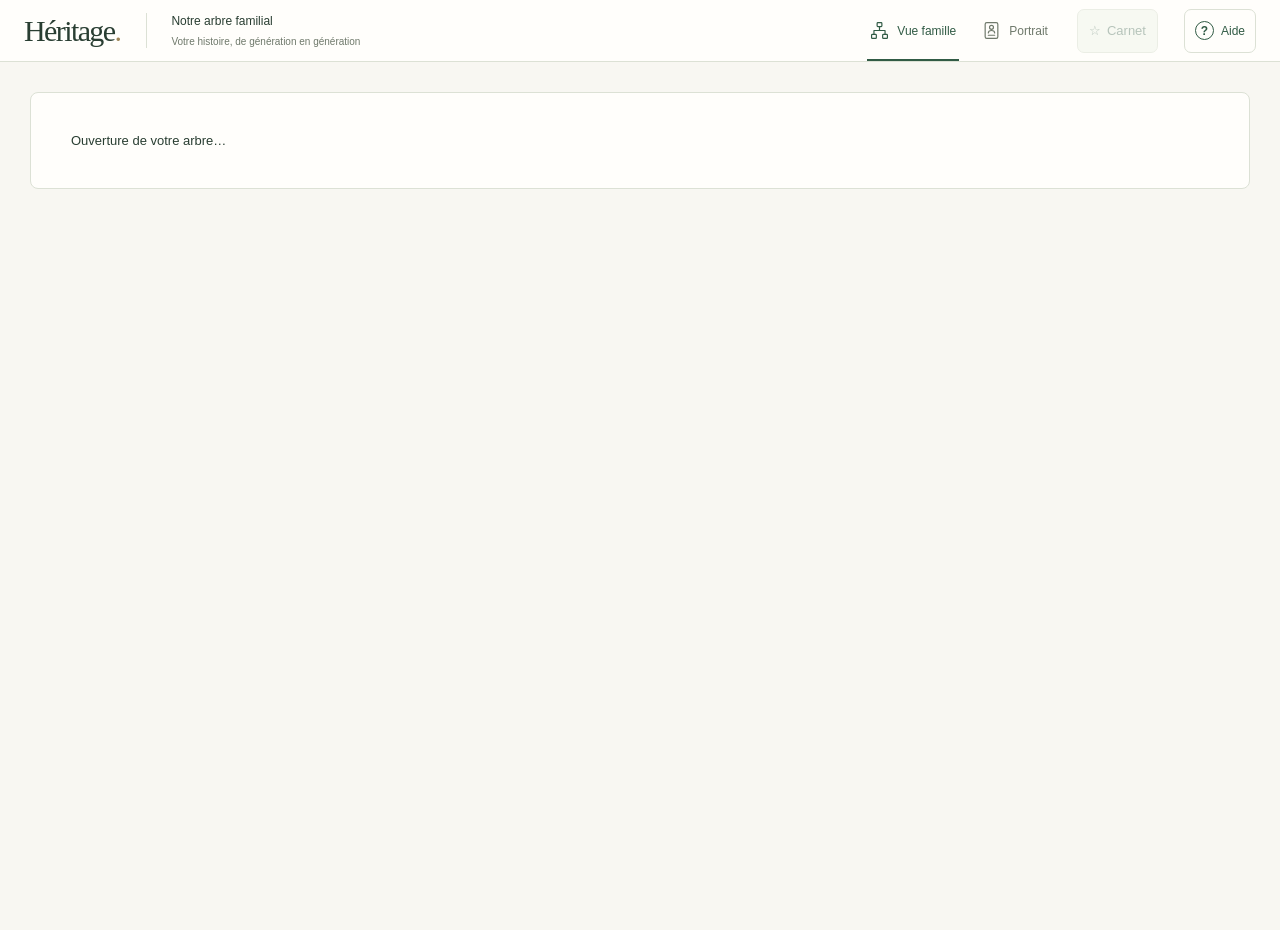
<file: index.html>
<!doctype html>
<html lang="fr">
<head>
<meta name="robots" content="noindex, nofollow, noimageindex">
<meta charset="utf-8">
  <meta name="viewport" content="width=device-width, initial-scale=1, viewport-fit=cover">
  <meta name="theme-color" content="#f8f7f2">
  <meta name="color-scheme" content="light">
  <title>Héritage — l’arbre de famille</title>
  <link rel="icon" href="icon.svg" type="image/svg+xml">
  <link rel="apple-touch-icon" href="apple-touch-icon.png">
  <link rel="manifest" href="manifest.webmanifest">
  <link rel="stylesheet" href="styles.css">
  <link rel="stylesheet" href="family.css">
  <link rel="stylesheet" href="map.css">
  <script type="module" src="app.js"></script>
</head>
<body data-view="tree" data-panel="open">
  <section id="family-gate" class="family-gate" hidden aria-labelledby="family-title">
    <div class="family-art" aria-hidden="true"><span class="family-wordmark">Héritage<span>.</span></span><div class="family-orbit orbit-one"></div><div class="family-orbit orbit-two"></div><div class="family-seed">h.</div><p>Des racines.<br>Des liens.<br>Notre histoire.</p></div>
    <div class="family-welcome"><p class="eyebrow">L’ATLAS DE NOTRE FAMILLE</p><h1 id="family-title">Une histoire<br>à partager<span>.</span></h1><p class="family-intro">Retrouvez les visages, les liens et les souvenirs qui traversent les générations.</p>
      <form id="family-form"><label for="family-code">Votre PIN familial à 4 chiffres</label><div class="family-code-field"><input id="family-code" type="password" required minlength="4" maxlength="4" pattern="[0-9]{4}" inputmode="numeric" autocomplete="off" autocapitalize="none" spellcheck="false" aria-describedby="family-message"><button id="show-family-code" type="button" aria-pressed="false">Afficher</button></div><button class="primary-button" id="family-submit" type="submit">Entrer dans notre histoire <span aria-hidden="true">↗</span></button><p id="family-message" role="status" aria-live="polite"></p></form>
      <p class="family-footnote">Sans compte, sans e-mail. Demandez le code à la personne qui vous a transmis l’adresse.<br>L’accès est conservé sept jours sur cet appareil.</p>
      <a class="family-guide-link" href="https://christophedesmottes.github.io/heritage/docs/guide-utilisateur-heritage" target="_blank" rel="noopener noreferrer" aria-label="Consulter le guide utilisateur (nouvel onglet)">Consulter le guide utilisateur <span aria-hidden="true">↗</span></a>
    </div>
  </section>
  <a class="skip-link" href="#tree-viewport">Aller à l’arbre</a>
  <header class="app-header">
    <a class="brand" href="./" aria-label="Héritage, revenir à l’accueil">Héritage<span>.</span></a>
    <div class="collection-heading"><h1>Notre arbre familial</h1><span>Votre histoire, de génération en génération</span></div>
    <nav class="view-nav" aria-label="Mode de consultation">
      <button type="button" data-view="tree" aria-pressed="true"><svg viewBox="0 0 24 24" aria-hidden="true"><rect x="9" y="2" width="6" height="5" rx="1"/><rect x="2" y="17" width="6" height="5" rx="1"/><rect x="16" y="17" width="6" height="5" rx="1"/><path d="M12 7v5M5 17v-5h14v5"/></svg><span>Vue famille</span></button>
      <button type="button" data-view="portrait" aria-pressed="false"><svg viewBox="0 0 24 24" aria-hidden="true"><rect x="4" y="2" width="16" height="20" rx="2"/><circle cx="12" cy="8" r="2.5"/><path d="M8 15c0-4 8-4 8 0M8 18h8"/></svg><span>Portrait</span></button>
    </nav>
    <button type="button" id="open-notebook" class="notebook-trigger" disabled aria-label="Ouvrir mon carnet, mes favoris et mes sauvegardes">☆ <span>Carnet</span></button>
    <a class="help-trigger" href="https://christophedesmottes.github.io/heritage/docs/guide-utilisateur-heritage" target="_blank" rel="noopener noreferrer" aria-label="Aide : ouvrir le guide utilisateur (nouvel onglet)" title="Guide utilisateur (nouvel onglet)"><span class="help-symbol" aria-hidden="true">?</span><span class="help-label">Aide</span></a>
    
    <button id="lock-family" type="button" class="outline-button" hidden title="Efface l’accès et les copies familiales de ce navigateur. Conserve vos notes personnelles.">Fermer l’accès</button>
  </header>
  <main id="main">
    <div id="loading" class="loading-message" role="status">Ouverture de votre arbre…</div>
    <div id="error" class="error-message" role="alert" hidden><h2>L’arbre n’a pas pu être ouvert.</h2><p>Vérifiez la connexion et la disponibilité des données, puis réessayez.</p><button class="primary-button" type="button" id="retry">Réessayer</button></div>
    <div class="workspace" id="workspace" hidden>
      <aside class="portrait-panel" id="portrait-panel" aria-label="Fiche de la personne sélectionnée"></aside>
      <section class="tree-panel" aria-label="Exploration de la famille">
        <div class="tree-toolbar">
          <button type="button" class="icon-button panel-toggle" id="toggle-panel" aria-label="Masquer la fiche" aria-expanded="true" aria-controls="portrait-panel"><svg viewBox="0 0 24 24" aria-hidden="true"><rect x="3" y="4" width="18" height="16" rx="2"/><path d="M10 4v16"/></svg></button>
          <div class="tree-status"><strong id="visible-count"></strong><span id="branch-title">Notre famille</span></div>
          <div class="segmented" aria-label="Personnes affichées"><button type="button" data-scope="all" aria-pressed="true">Famille</button><button type="button" data-scope="parents" aria-pressed="false">Ascendance</button></div>
          <button class="search-trigger" type="button" id="open-search" aria-label="Rechercher une personne"><svg viewBox="0 0 24 24" aria-hidden="true"><circle cx="10.5" cy="10.5" r="6.5"/><path d="m16 16 4.5 4.5"/></svg><span>Rechercher une personne…</span><kbd aria-hidden="true">/</kbd></button>
          <button type="button" class="outline-button kinship-trigger" id="open-kinship">Parenté</button>
          <button type="button" id="open-review" class="outline-button" disabled>À vérifier</button>
          <button type="button" id="open-map" class="outline-button" disabled>Carte</button>
        </div>
        <div id="family-choices" class="family-choices" hidden></div>
        <div class="canvas-area">
          <div class="tree-viewport" id="tree-viewport" tabindex="0" role="group" aria-label="Arbre familial. Faites glisser ou défiler pour vous déplacer."><div class="tree-sizer" id="tree-sizer"><div class="tree-stage" id="tree-stage"></div></div></div>
          <div class="canvas-history"><button type="button" class="canvas-button" id="go-back" aria-label="Revenir à la famille précédente" disabled><svg viewBox="0 0 24 24" aria-hidden="true"><path d="m10 5-7 7 7 7M3 12h12a6 6 0 0 1 6 6"/></svg></button><button type="button" class="canvas-button" id="go-home" aria-label="Revenir à la famille d’accueil"><svg viewBox="0 0 24 24" aria-hidden="true"><path d="m3 10 9-7 9 7M5 9v12h5v-7h4v7h5V9"/></svg></button></div>
          <div class="canvas-controls" aria-label="Cadrage et zoom de l’arbre"><button type="button" class="canvas-button" id="focus-person" aria-label="Recentrer sur la personne sélectionnée" title="Recentrer sur la sélection"><svg viewBox="0 0 24 24" aria-hidden="true"><circle cx="12" cy="12" r="6"/><path d="M12 2v4m0 12v4M2 12h4m12 0h4"/></svg></button><button type="button" class="canvas-button" id="fit-tree" aria-label="Voir tout l’arbre affiché" title="Voir tout"><svg viewBox="0 0 24 24" aria-hidden="true"><path d="M9 3H3v6m12-6h6v6M3 15v6h6m12-6v6h-6"/></svg></button><div class="zoom-group"><button type="button" class="canvas-button" id="zoom-in" aria-label="Agrandir l’arbre">+</button><button type="button" id="zoom-reset" class="zoom-value" aria-label="Revenir au zoom de 100 %">100 %</button><button type="button" class="canvas-button" id="zoom-out" aria-label="Réduire l’arbre">−</button></div></div>
          <p class="sample-hint" id="sample-hint">Consultation de votre arbre</p>
          <div class="mobile-selection" id="mobile-selection"><button type="button" id="open-mobile-profile" aria-label="Ouvrir la fiche sélectionnée"><span class="mini-avatar" id="mobile-avatar" aria-hidden="true"></span><span><small>Personne sélectionnée</small><strong id="mobile-name"></strong></span><span class="chevron" aria-hidden="true">⌃</span></button></div>
        </div>
      </section>
    </div>
  </main>
  <p class="sr-only" id="announcement" role="status" aria-live="polite"></p>
  <dialog id="map-dialog" aria-labelledby="map-title">
    <div class="search-dialog-heading"><div><p class="eyebrow">Les lieux de notre histoire</p><h2 id="map-title">Carte familiale</h2></div><button type="button" class="icon-button" id="close-map" aria-label="Fermer la carte">×</button></div>
    <p id="map-message" role="status" aria-live="polite"></p>
    <div id="map-content" hidden>
      <p id="map-reference" class="map-note"></p>
      <div class="map-filters">
        <label>Périmètre<select id="map-scope"><option value="person">Personne de référence</option><option value="ancestors">Ses ascendants</option><option value="descendants">Ses descendants</option><option value="all">Tout l’arbre</option></select></label>
        <label>Événement<select id="map-event"><option value="">Tous les événements</option><option value="BIRT">Naissances</option><option value="MARR">Mariages</option><option value="RESI">Résidences</option><option value="IMMI">Immigrations</option><option value="EMIG">Émigrations</option><option value="DEAT">Décès</option></select></label>
        <label>Depuis l’année<input id="map-from" type="number" min="1" max="9999" placeholder="1900"></label>
        <label>Jusqu’à l’année<input id="map-to" type="number" min="1" max="9999" placeholder="1950"></label>
        <label>Nom ou lieu<input id="map-query" type="search" placeholder="Personne, commune, pays…"></label>
      </div>
      <p id="map-count" role="status"></p>
      <div class="map-grid"><div>
        <div class="map-chart"><div class="map-tools"><button id="map-zoom-out" type="button" class="outline-button" aria-label="Réduire la carte">−</button><span id="map-zoom-value">100 %</span><button id="map-zoom-in" type="button" class="outline-button" aria-label="Agrandir la carte">+</button><button id="map-fit" type="button" class="outline-button">Tout voir</button><label><input id="map-route" type="checkbox" checked> Relier les lieux de la référence</label></div><svg id="family-map" viewBox="-180 -85 360 170" role="group" aria-label="Carte des lieux familiaux. Molette ou pincement pour zoomer, glisser pour déplacer."></svg></div>
        <p class="map-note">Molette ou pincement pour zoomer ; glissez pour déplacer. Les points regroupent les événements d’un même lieu. La liste permet aussi d’ouvrir chaque lieu au clavier.</p>
        <p id="map-route-note" class="map-note"></p>
        <details><summary id="map-route-title">Lieux datés de la référence</summary><ol id="map-route-events"></ol></details>
      </div><aside class="map-sidebar" aria-label="Lieux et événements"><div id="map-detail"></div><h3>Lieux localisés</h3><div id="map-place-list"></div><button id="map-place-more" class="outline-button" type="button" hidden>Afficher tous les lieux</button></aside></div>
      <details class="usage-guide" id="map-review"><summary>Rapprocher les lieux et confirmer les variantes</summary>
        <p class="map-note">Un nom ambigu n’est pas placé automatiquement. Un pays seul ne donne pas une localisation précise. Le référentiel couvre les communes françaises actuelles, les localités belges et une sélection mondiale ; les anciens lieux et les petits villages peuvent manquer. Les noms originaux restent conservés dans l’export.</p>
        <div class="map-review-tools"><input id="map-review-query" type="search" aria-label="Filtrer les écritures de lieux" placeholder="Chercher une écriture…"><label><input id="map-review-all" type="checkbox"> Inclure les lieux déjà rapprochés ou écartés</label></div>
        <p id="map-review-count" class="map-note"></p>
        <div class="map-review-columns"><div><div id="map-review-list"></div><button id="map-review-more" class="outline-button" type="button" hidden>Afficher les écritures suivantes</button></div><div><div id="map-review-detail"></div>
          <form id="map-find-place" class="map-catalog-search"><label>Commune à rechercher<input id="map-city-query" type="search" placeholder="Nom de la commune"></label><label>Pays (code)<input id="map-country-query" type="text" maxlength="2" placeholder="FR, BE, US…" autocapitalize="characters"></label><button class="outline-button" type="submit">Rechercher</button></form>
        </div></div>
        <div class="map-backups"><button id="map-export" class="outline-button" type="button">Exporter mes rapprochements</button><label class="outline-button">Importer des rapprochements<input id="map-import" type="file" accept="application/json,.json" class="sr-only"></label><button id="map-import-confirm" class="outline-button" type="button" hidden>Confirmer l’import</button></div>
        <p class="map-note">Vos choix sont conservés dans ce navigateur et réutilisés pour les mêmes écritures lors des prochains imports. Ils ne sont pas synchronisés avec le Carnet. Exportez ce fichier pour les transférer sur un autre appareil. Une confirmation rapproche les variantes qui désignent le même lieu ; elle ne modifie aucune personne.</p>
      </details>
      <footer id="map-attributions"></footer>
    </div>
    <button id="map-retry" type="button" class="outline-button">Recharger le référentiel</button>
  </dialog>
  <dialog id="search-dialog" aria-labelledby="search-title">
    <div class="search-dialog-heading"><div><p class="eyebrow">Dans votre famille</p><h2 id="search-title">Rechercher une personne</h2></div><button type="button" class="icon-button" id="close-search" aria-label="Fermer la recherche">×</button></div>
    <label class="search-field"><svg viewBox="0 0 24 24" aria-hidden="true"><circle cx="10.5" cy="10.5" r="6.5"/><path d="m16 16 4.5 4.5"/></svg><input type="search" id="search-input" placeholder="Un nom, un lieu, une année…" autocomplete="off" aria-label="Rechercher par prénom, nom, lieu ou année"></label>
    <details class="usage-guide" id="search-filters"><summary>Filtres : dates, lieux et branche familiale</summary><div class="search-filters-grid">
      <label>Événement daté<select id="search-event"><option value="birth">Naissance</option><option value="death">Décès</option></select></label>
      <label>À partir de l’année<input type="number" id="search-from" min="1" max="9999" step="1" placeholder="Ex. 1900"></label>
      <label>Jusqu’à l’année<input type="number" id="search-to" min="1" max="9999" step="1" placeholder="Ex. 1950"></label>
      <label>Lieu d’un événement<input type="search" id="search-place" placeholder="Ville, région ou pays"></label>
      <label>Branche familiale<select id="search-branch"><option value="all">Tout l’arbre</option><option value="ancestors">Ascendants de la référence</option><option value="descendants">Descendants de la référence</option></select></label>
      <button type="button" class="outline-button" id="search-reference">Choisir la référence</button>
    </div><p class="search-note">Les branches incluent leur personne de référence. Une date inconnue ne correspond pas à une période. Les dates « avant », « après » et les intervalles sont comparés à la période ; « vers » utilise l’année indiquée.</p><button type="button" id="search-reset" class="outline-button">Effacer les filtres</button></details>
    <p id="search-count" class="search-count" role="status"></p><div class="search-results" id="search-results"></div>
    <button type="button" id="search-more" class="outline-button" hidden>Afficher les résultats suivants</button><p class="search-note" id="search-note">Recherche dans tout votre arbre. Ajoutez un lieu ou une année pour distinguer les homonymes.</p>
  </dialog>
  <dialog id="review-dialog" aria-labelledby="review-title">
    <div class="search-dialog-heading"><div><p class="eyebrow">Vos pistes de recherche</p><h2 id="review-title">À vérifier</h2></div><button type="button" class="icon-button" id="close-review" aria-label="Fermer l’espace à vérifier">×</button></div>
    <p>Ces signalements sont des pistes, pas des erreurs confirmées. Ils portent sur l’export chargé. Vérifiez les sources puis corrigez dans MyHeritage si nécessaire ; l’arbre n’est jamais modifié ici.</p>
    <div class="review-filters"><label>Type de vérification<select id="review-category"><option value="">Tous les signalements</option><option value="dates" selected>Dates à vérifier</option><option value="missing">Informations manquantes</option><option value="duplicates">Doublons possibles</option><option value="sources">Citations de sources</option></select></label><label>Rechercher<input type="search" id="review-query" placeholder="Nom ou contenu du signalement"></label><label>Périmètre<select id="review-branch"><option value="">Tout l’arbre</option><option value="ancestors">Ascendants de la référence</option><option value="descendants">Descendants de la référence</option></select></label></div>
    <p id="review-reference" class="search-note"></p><p id="review-count" role="status"></p><div id="review-results"></div><button id="review-more" type="button" class="outline-button" hidden>Afficher les signalements suivants</button>
    <p class="search-note">Les intervalles de dates sont respectés ; « vers », « estimé » et « calculé » prennent une marge de deux ans pour ce contrôle. Une absence de décès ne signifie pas que la personne est vivante. La détection des doublons est volontairement limitée aux concordances fortes et n’est pas exhaustive.</p>
  </dialog>
  <dialog id="kinship-dialog" aria-labelledby="kinship-title">
    <div class="search-dialog-heading"><div><p class="eyebrow">Les liens de notre famille</p><h2 id="kinship-title">Comparer deux personnes</h2></div><button type="button" class="icon-button" id="close-kinship" aria-label="Fermer le lien de parenté">×</button></div>
    <div class="kinship-people"><div><p>Personne de départ</p><button type="button" class="outline-button" id="kinship-from">Choisir une personne</button></div><button type="button" class="icon-button" id="kinship-swap" aria-label="Inverser les deux personnes">⇄</button><div><p>Personne comparée</p><button type="button" class="outline-button" id="kinship-to">Choisir une personne</button></div></div>
    <div id="kinship-result" aria-live="polite"></div>
    <p class="search-note">Calcul dans tout l’export, indépendant de la profondeur affichée. Un chemin est présenté ; d’autres liens peuvent exister. Les filiations déclarées, dont les adoptions, ne constituent pas une preuve de parenté biologique.</p>
  </dialog>
  <dialog id="notebook-dialog" aria-labelledby="notebook-title">
    <div class="search-dialog-heading"><div><p class="eyebrow">Votre espace personnel</p><h2 id="notebook-title">Mon carnet</h2></div><button type="button" class="icon-button" id="close-notebook" aria-label="Fermer le carnet">×</button></div>
      <p class="notebook-intro">Vos repères, vos questions, vos découvertes. Ce carnet est conservé sur cet appareil. Vous pouvez aussi le synchroniser avec vos autres appareils.</p>
      <section class="notebook-section"><h3 id="app-version">Version de l’application</h3><p id="app-update-status" role="status">Vérification de la version…</p><button type="button" class="outline-button" id="check-update">Vérifier les mises à jour</button><p class="notebook-footnote">Les mises à jour sont recherchées à l’ouverture et au retour dans l’application. Une nouvelle version complète est activée automatiquement si aucune note n’est en cours de saisie. Vos notes, favoris, arbre et photos conservées restent disponibles.</p></section>
    <section class="notebook-section" id="notebook-sync-section" aria-labelledby="notebook-sync-title">
      <h3 id="notebook-sync-title">Retrouver mon Carnet sur mes appareils</h3>
      <p>Un code personnel relie vos notes et favoris entre PC, iPhone et iPad. Il est distinct du PIN familial. Gardez-le privé : toute personne ayant ce code et l’accès familial peut ouvrir ce Carnet.</p>
      <p id="notebook-sync-status" role="status" aria-live="polite">Synchronisation non activée. Vos notes restent sur cet appareil.</p>
      <div id="notebook-sync-setup"><button type="button" id="notebook-sync-create" class="primary-button">Créer mon Carnet synchronisé</button><details><summary>J’ai déjà un code personnel</summary><label for="notebook-sync-input">Code du Carnet créé sur un autre appareil</label><input id="notebook-sync-input" type="password" autocomplete="off" autocapitalize="off" spellcheck="false" maxlength="128" placeholder="Votre code personnel"><p>Vos notes locales seront rapprochées de ce Carnet. Les différences vous seront présentées.</p><button type="button" id="notebook-sync-join" class="outline-button">Relier cet appareil</button></details></div>
      <div id="notebook-sync-connected" hidden><label for="notebook-sync-code">Mon code personnel</label><input id="notebook-sync-code" type="password" readonly autocomplete="off"><div class="notebook-actions"><button type="button" id="notebook-sync-show" class="outline-button">Afficher le code</button><button type="button" id="notebook-sync-copy" class="outline-button">Copier le code</button><button type="button" id="notebook-sync-save-code" class="outline-button">Conserver le code dans un fichier</button><button type="button" id="notebook-sync-now" class="primary-button">Synchroniser maintenant</button><button type="button" id="notebook-sync-pause" class="outline-button">Mettre en pause</button><button type="button" id="notebook-sync-change" class="outline-button">Relier un autre Carnet</button><button type="button" id="notebook-sync-rotate" class="outline-button">Changer mon code</button></div><form id="notebook-sync-rotation" hidden><label for="notebook-sync-new-code">Nouveau PIN personnel à 4 chiffres</label><input id="notebook-sync-new-code" type="password" autocomplete="new-password" autocapitalize="off" spellcheck="false" minlength="4" maxlength="4" pattern="[0-9]{4}" inputmode="numeric" required><label for="notebook-sync-confirm-code">Confirmer le nouveau code</label><input id="notebook-sync-confirm-code" type="password" autocomplete="new-password" autocapitalize="off" spellcheck="false" minlength="4" maxlength="4" pattern="[0-9]{4}" inputmode="numeric" required><p>Choisissez un PIN personnel distinct du PIN familial. Notes et favoris sont conservés. L’ancien code sera désactivé ; reliez vos autres appareils avec le nouveau code.</p><div class="notebook-actions"><button id="notebook-sync-confirm-rotation" type="submit" class="primary-button">Enregistrer le nouveau code</button><button id="notebook-sync-cancel-rotation" type="button" class="outline-button">Annuler</button></div></form><p>Conservez le code sur un support privé. Il ne peut pas être récupéré par e-mail. La pause garde le code et toutes vos notes sur cet appareil.</p></div>
      <div id="notebook-sync-conflicts" hidden></div>
      <p class="notebook-footnote">Les modifications enregistrées hors connexion sont transmises au retour d’Internet et de l’accès familial. Les brouillons et les réglages de navigation restent locaux. Continuez à exporter vos sauvegardes.</p>
    </section>
    <div class="notebook-toolbar"><p id="notebook-count" role="status"></p><label>Afficher <select id="notebook-filter"><option value="all">Tout le carnet</option><option value="favorites">Les favoris</option><option value="notes">Les notes</option></select></label></div>
    <p id="notebook-unmatched" class="personal-warning" hidden></p>
    <div id="notebook-list"></div>
    <section class="notebook-section"><h3>Sauvegarder mon carnet</h3><p>Exportez vos notes et favoris dans un fichier à conserver. Avant de restaurer, comparez les différences et choisissez les notes à réunir. L’arbre et les photos ne sont pas inclus.</p><div class="notebook-actions"><button type="button" id="export-notebook" class="primary-button">Exporter le carnet</button><button type="button" id="import-notebook" class="outline-button">Choisir une sauvegarde</button></div><input type="file" id="notebook-file" accept=".json,application/json" hidden><p id="personal-status" role="status" aria-live="polite"></p>
      <div id="restore-preview" hidden><h4>Aperçu de la restauration</h4><p id="restore-summary"></p><div id="restore-pagination" class="notebook-actions"><button type="button" id="restore-previous" class="outline-button" aria-label="Différence précédente">←</button><span id="restore-position" role="status"></span><button type="button" id="restore-next" class="outline-button" aria-label="Différence suivante">→</button></div><div id="restore-conflict"></div><div class="notebook-actions"><button type="button" id="confirm-restore" class="primary-button" hidden>Restaurer le carnet</button><button type="button" id="cancel-restore" class="outline-button">Annuler</button></div></div>
    </section>
    <section class="notebook-section" id="complete-backup-section" hidden><h3>Tout sauvegarder</h3><p>Un seul fichier ZIP réunit l’arbre, les photos, le GEDCOM original, le programme et les notes et favoris enregistrés dans ce navigateur. Environ 317 Mo pour cet arbre.</p><div class="notebook-actions"><button type="button" id="complete-backup" class="primary-button" disabled>Créer la sauvegarde complète</button></div><p id="complete-backup-status" role="status" aria-live="polite">Vérification du serveur local…</p><p class="notebook-footnote">Conservez ce ZIP privé sur un autre support. Il contient un guide de restauration et un fichier carnet.json à importer depuis le Carnet. Les brouillons et les carnets d’autres navigateurs ne sont pas inclus.</p></section>
    <section class="notebook-section" id="installation-section" aria-labelledby="installation-title">
      <h3 id="installation-title">Retrouver Héritage depuis une icône</h3>
      <p id="installation-status" role="status">Consultez les étapes ci-dessous pour ajouter Héritage à votre écran d’accueil.</p>
      <div class="notebook-actions"><button type="button" class="primary-button" id="install-app" hidden>Installer Héritage</button></div>
      <p id="installation-local" class="personal-warning">Cette adresse locale fonctionne uniquement sur ce PC. Sur iPhone et iPad, utilisez l’adresse familiale publiée.</p>
      <details class="usage-guide"><summary>Sur iPhone ou iPad</summary><ol><li>Ouvrez l’adresse privée dans Safari.</li><li>Dans le menu de partage, choisissez « Sur l’écran d’accueil ».</li><li>Si l’option apparaît, activez « Ouvrir comme app web », puis ajoutez Héritage.</li><li>Ouvrez la nouvelle icône et préparez le hors connexion dans le Carnet.</li></ol></details>
      <details class="usage-guide"><summary>Sur PC avec Microsoft Edge</summary><p>Utilisez l’icône d’installation dans la barre d’adresse si elle apparaît, ou le menu … → Autres outils → Applications → Installer ce site en tant qu’application. Les libellés peuvent varier selon la version.</p></details>
      <p class="notebook-footnote">L’icône ne relie pas automatiquement votre Carnet et ne télécharge pas toutes les photos. Activez la synchronisation avec votre code personnel dans chacun de vos contextes Safari ou application. Vérifiez votre Carnet dans l’application ouverte ; exportez-le avant de changer de navigateur. Sur ce PC, gardez le serveur local lancé tant que le hors connexion n’est pas prêt.</p>
      <details class="usage-guide"><summary>Se déplacer dans l’arbre</summary><p>Faites glisser l’arbre avec un doigt, ou maintenez le clic gauche de la souris sur une zone vide. La molette agrandit ou réduit l’arbre autour du pointeur. Touchez une carte pour sélectionner une personne. Utilisez + et − pour agrandir ou réduire l’arbre, puis le bouton de recentrage pour retrouver la sélection.</p><p>Les boutons de branche ouvrent la famille correspondante. Posez deux doigts dans l’arbre : écartez-les pour agrandir, rapprochez-les pour réduire. Si un défilement est déjà engagé, relevez les doigts avant de commencer le pincement.</p></details>
    </section>
    <section class="notebook-section"><h3>Emporter mon arbre</h3><p>Préparez une copie pour rouvrir cet arbre sans connexion, dans ce même navigateur. Les photos consultées seront conservées progressivement ; vous pouvez aussi les prendre toutes (environ 315 Mo).</p><p id="offline-status" role="status" aria-live="polite">Vérification de la disponibilité…</p><div class="notebook-actions"><button type="button" id="prepare-offline" class="primary-button">Préparer le hors connexion</button><button type="button" id="cache-photos" class="outline-button" disabled>Conserver toutes les photos</button><button type="button" id="stop-photos" class="outline-button" hidden>Arrêter</button><button type="button" id="update-app" class="outline-button" hidden>Activer la mise à jour</button></div><p class="notebook-footnote">Une copie dans le navigateur ne remplace pas une sauvegarde. Sur iPhone et iPad, préparez la copie depuis l’adresse familiale publiée, dans chaque contexte Safari ou application utilisé.</p></section>
  </dialog>
  <dialog id="note-dialog" aria-labelledby="note-title">
    <div class="search-dialog-heading"><div><p class="eyebrow" id="note-person"></p><h2 id="note-title">Ma note personnelle</h2></div><button type="button" class="icon-button" id="close-note" aria-label="Fermer la note">×</button></div>
    <label for="note-text" class="note-label">Souvenirs, pistes de recherche, questions à approfondir…</label><textarea id="note-text" rows="9" placeholder="Ce que je souhaite retenir…"></textarea><p id="note-status" role="status" aria-live="polite"></p><button type="button" id="save-note" class="primary-button">Enregistrer ma note</button>
  </dialog>
  <noscript><p class="error-message">Activez JavaScript pour consulter cet arbre.</p></noscript>
</body>
</html>
</file>
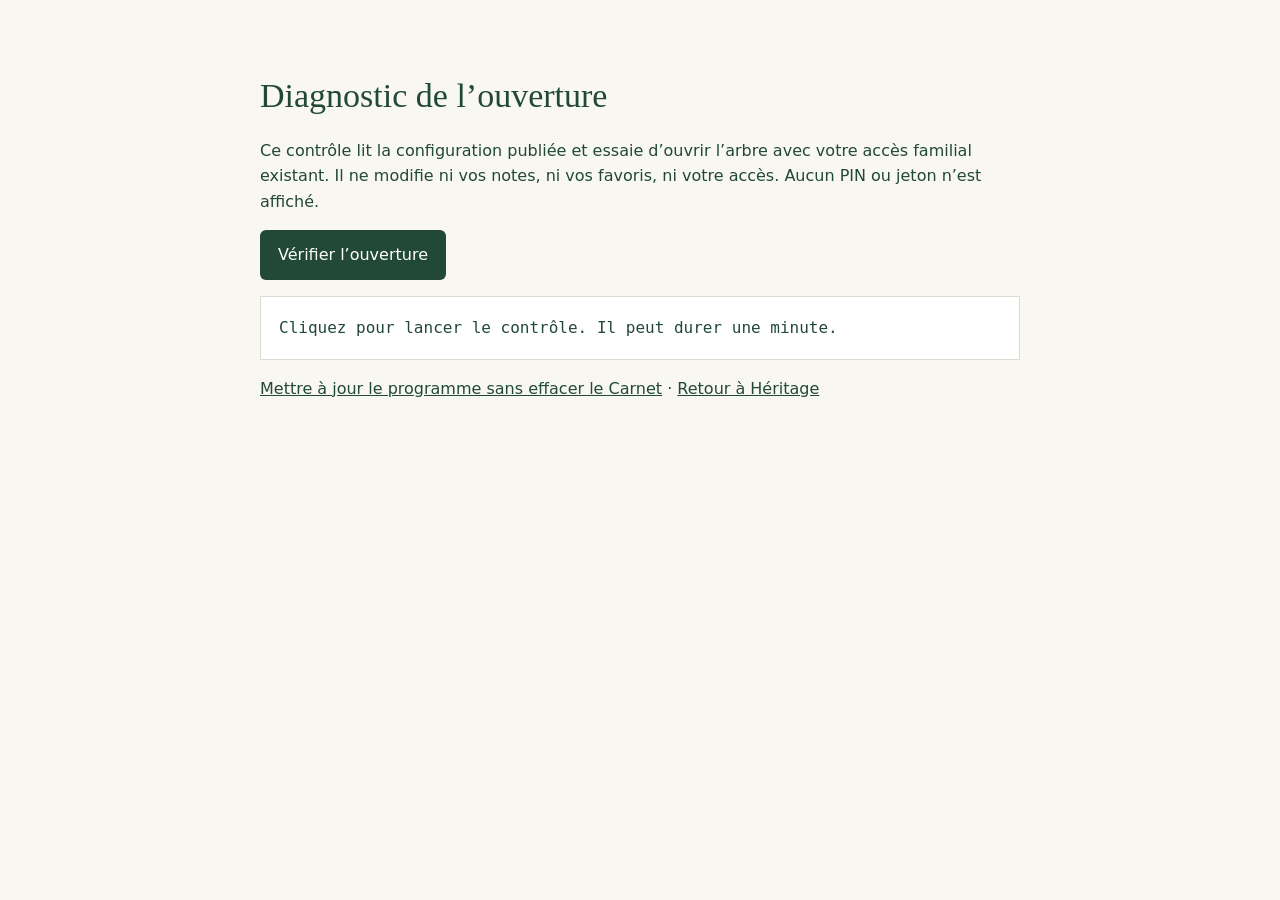
<file: diagnostic.html>
<!doctype html>
<html lang="fr">
<meta name="robots" content="noindex, nofollow, noimageindex">
<meta charset="utf-8"><meta name="viewport" content="width=device-width,initial-scale=1">
<title>Diagnostic Héritage</title>
<style>body{background:#f8f7f1;color:#224838;font:16px/1.6 system-ui;margin:0}main{max-width:760px;margin:30px auto;padding:24px}h1{font:34px Georgia}button{font:inherit;background:#224838;color:white;border:0;border-radius:6px;padding:12px 18px}pre{white-space:pre-wrap;overflow-wrap:anywhere;background:white;border:1px solid #d6dfd0;padding:18px}a{color:inherit}</style>
<main><h1>Diagnostic de l’ouverture</h1><p>Ce contrôle lit la configuration publiée et essaie d’ouvrir l’arbre avec votre accès familial existant. Il ne modifie ni vos notes, ni vos favoris, ni votre accès. Aucun PIN ou jeton n’est affiché.</p>
<button id="run">Vérifier l’ouverture</button><pre id="result" role="status">Cliquez pour lancer le contrôle. Il peut durer une minute.</pre>
<p><a href="./update.html">Mettre à jour le programme sans effacer le Carnet</a> · <a href="./">Retour à Héritage</a></p></main>
<script type="module">
import {validFamilyConfig,validSession,accessStore} from './lib/family-session.js';
import {buildKinshipGraph,buildSearchIndex} from './lib/genealogy.js';
const output=document.querySelector('#result'),button=document.querySelector('#run');
async function runDiagnosis(){
 button.disabled=true;let store;
 const result={diagnostic:'2026-10-14.1'};
 const show=message=>{output.textContent=message+'\n\n'+JSON.stringify(result,null,2)};
 try{
  show('Lecture de la configuration publiée…');
  const response=await fetch('./runtime-config.js?diagnostic='+Date.now(),{cache:'no-store',signal:AbortSignal.timeout(15000)});
  if(!response.ok)throw Error('Configuration publique inaccessible.');
  const text=await response.text(),match=/export const runtime = (\{[\s\S]*\});?\s*$/.exec(text);
  if(!match)throw Error('Format de configuration non reconnu.');
  const config=JSON.parse(match[1]);
  if(!validFamilyConfig(config))throw Error('Configuration familiale invalide.');
  result.expectedSourceSha=config.sourceSha;
  result.expectedStoragePath=config.treeId+'/exports/'+config.sourceSha+'/tree.json';
  store=await accessStore(config);const session=await store.get();
  if(!validSession(session,config)){result.status='session_missing';show('Accès familial absent ou expiré dans ce navigateur. Revenez à Héritage et saisissez votre PIN habituel ; relancez ensuite ce contrôle.');return;}
  show('Lecture privée en cours…');
  const started=performance.now();
  const treeResponse=await fetch(config.endpoint+'/tree',{headers:{Authorization:'Bearer '+session.token},cache:'no-store',signal:AbortSignal.timeout(60000)});
  result.httpStatus=treeResponse.status;
  if(!treeResponse.ok){
   result.status=treeResponse.status===401||treeResponse.status===403?'session_refused':'server_read_failed';
   show(result.status==='session_refused'?'Le serveur refuse la session existante. Revenez à Héritage et renouvelez votre accès avec le PIN habituel.':'Le serveur ne peut pas fournir l’arbre. Vérifiez HERITAGE_SOURCE_SHA puis la présence exacte de tree.json au chemin indiqué ci-dessous, dans le bucket heritage-private.');return;
  }
  const data=await treeResponse.json();
  result.readSeconds=Math.round((performance.now()-started)/100)/10;
  result.receivedSourceSha=typeof data.meta?.sha256==='string'?data.meta.sha256:'absente';
  result.people=data.people&&typeof data.people==='object'?Object.keys(data.people).length:0;
  if(data.meta?.sha256!==config.sourceSha){result.status='export_mismatch';show('L’arbre renvoyé par Supabase ne correspond pas à celui demandé par le site. L’empreinte reçue ci-dessous permet d’identifier cet écart. Vérifiez le secret HERITAGE_SOURCE_SHA et le contenu du tree.json envoyé.');return;}
  if(!data.people?.[data.meta?.rootId]){result.status='invalid_tree';show('Le fichier reçu ne contient pas une personne d’accueil valide. Remplacez-le par le tree.json de la livraison validée.');return;}
  result.stage='graph';result.graphPeople=buildKinshipGraph(data).size;
  result.stage='search';result.searchPeople=buildSearchIndex(data.people).length;
  result.stage='complete';result.status='tree_read_ok';
  show('Le nouvel arbre est accessible et ses index sont valides. Si Héritage échoue encore, utilisez le lien de mise à jour ci-dessous puis réessayez. Si le problème persiste, transmettez ce résultat ; ne supprimez pas les données du navigateur.');
 }catch(error){result.status='diagnostic_error';result.error=error.name==='TimeoutError'?'Délai de lecture dépassé.':error instanceof TypeError?'Erreur réseau ou réponse illisible.':error.message;show('Le contrôle n’a pas abouti. Transmettez le résultat ci-dessous.');}
 finally{store?.close();button.disabled=false;}
}
button.addEventListener('click',runDiagnosis);
</script></html>
</file>
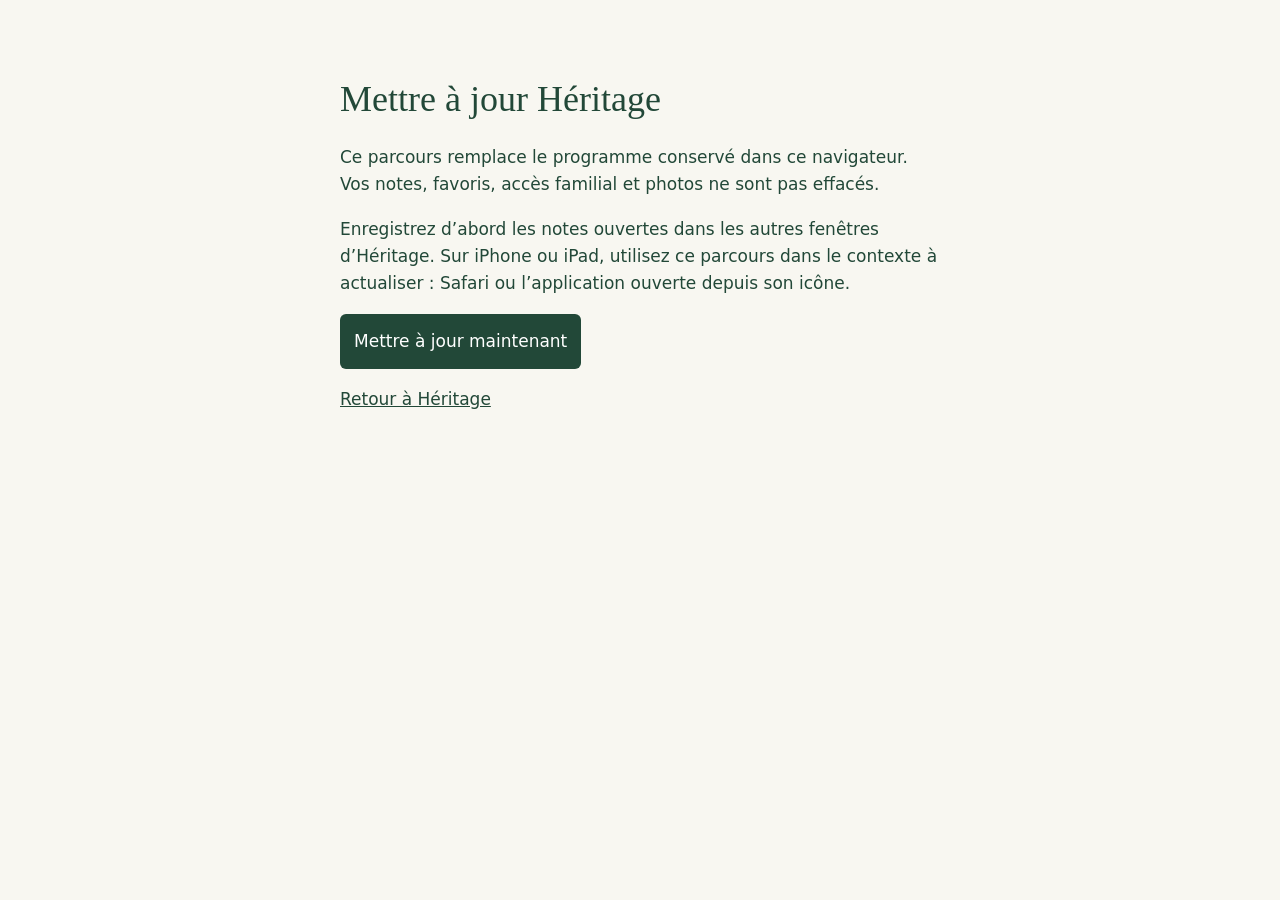
<file: update.html>
<!doctype html>
<html lang="fr"><head>
<meta name="robots" content="noindex, nofollow, noimageindex">
<meta charset="utf-8"><meta name="viewport" content="width=device-width,initial-scale=1"><title>Mettre à jour Héritage</title>
<style>body{margin:0;background:#f8f7f1;color:#224838;font:17px/1.6 system-ui}main{max-width:600px;padding:24px;margin:30px auto}h1{font:36px Georgia}button,a{font:inherit}button{padding:14px;background:#224838;color:white;border:0;border-radius:6px;min-height:48px}button:disabled{opacity:.5}a{color:inherit}</style></head>
<body><main><h1>Mettre à jour Héritage</h1><p>Ce parcours remplace le programme conservé dans ce navigateur. Vos notes, favoris, accès familial et photos ne sont pas effacés.</p><p>Enregistrez d’abord les notes ouvertes dans les autres fenêtres d’Héritage. Sur iPhone ou iPad, utilisez ce parcours dans le contexte à actualiser : Safari ou l’application ouverte depuis son icône.</p><button id="update">Mettre à jour maintenant</button><p id="status" role="status"></p><a href="./">Retour à Héritage</a></main>
<script>
document.querySelector('#update').addEventListener('click', async () => {
  const button=document.querySelector('#update'), status=document.querySelector('#status');
  button.disabled=true;status.textContent='Recherche et téléchargement du programme…';
  try {
    if(!navigator.serviceWorker || !isSecureContext)throw Error('Ouvrez ce lien avec une adresse HTTPS.');
    const registration=await navigator.serviceWorker.register('./sw.js',{type:'module',updateViaCache:'none'});
    await registration.update();
    const worker=registration.installing;
    // The recovery page is deliberately outside the shell cache and has no
    // dependency on the old application's modules.
    const deadline=Date.now()+30000;
    while(registration.installing && !registration.waiting && Date.now()<deadline)await new Promise(r=>setTimeout(r,100));
    if(registration.installing)throw Error('Téléchargement encore en cours. Réessayez dans quelques instants.');
    if(worker?.state==='redundant')throw Error('Téléchargement incomplet. La version précédente est conservée.');
    if(registration.waiting){
      status.textContent='Activation de la nouvelle version…';
      await new Promise((resolve,reject)=>{
        const changed=()=>{clearTimeout(timer);navigator.serviceWorker.removeEventListener('controllerchange',changed);resolve();};
        const timer=setTimeout(()=>{navigator.serviceWorker.removeEventListener('controllerchange',changed);reject(Error('Activation en attente. Fermez puis rouvrez Héritage.'));},15000);
        navigator.serviceWorker.addEventListener('controllerchange',changed);
        registration.waiting.postMessage({type:'ACTIVATE_UPDATE'});
      });
    }
    status.textContent='Programme actualisé. Retour à Héritage…';location.replace('./');
  }catch(error){status.textContent='Mise à jour non terminée. '+error.message;button.disabled=false;}
});
</script></body></html>
</file>
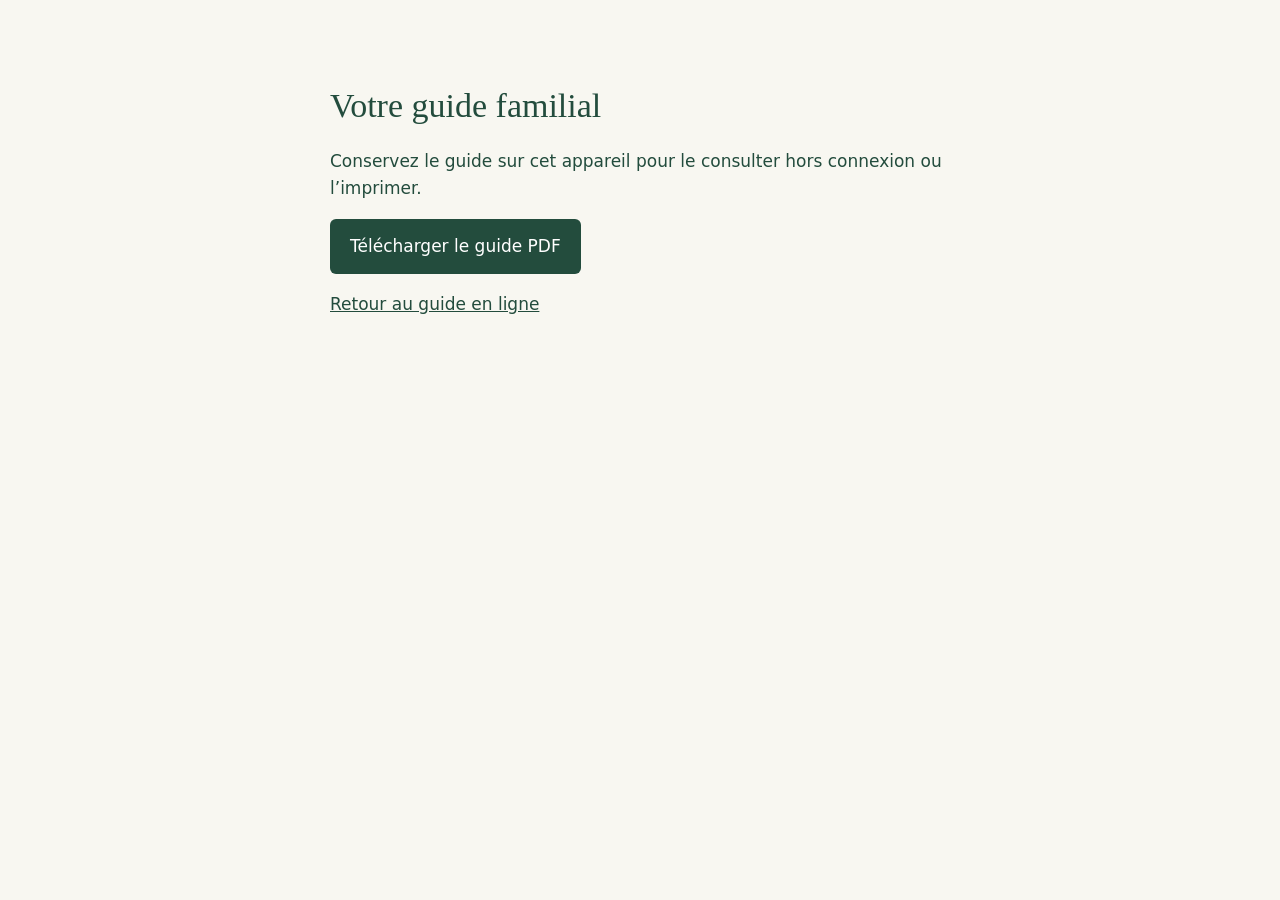
<file: docs/guide-utilisateur-heritage-telecharger.html>
<!doctype html><html lang="fr"><head><meta charset="utf-8"><meta name="viewport" content="width=device-width,initial-scale=1"><meta name="robots" content="noindex, nofollow, noimageindex"><title>Télécharger le guide Héritage</title><style>body{margin:0;background:#f8f7f1;color:#234c3d;font:17px/1.6 system-ui}main{max-width:620px;margin:40px auto;padding:24px}h1{font:34px Georgia}button{font:inherit;padding:14px 20px;background:#234c3d;color:white;border:0;border-radius:6px;cursor:pointer}button:focus-visible,a:focus-visible{outline:3px solid #9b7d42;outline-offset:4px}a{color:inherit}</style></head><body><main><h1>Votre guide familial</h1><p>Conservez le guide sur cet appareil pour le consulter hors connexion ou l’imprimer.</p><button id="download">Télécharger le guide PDF</button><p id="status" role="status"></p><p><a href="guide-utilisateur-heritage.html">Retour au guide en ligne</a></p><noscript>Activez JavaScript pour télécharger le guide.</noscript></main><script>
const pdfBase64='[base64]/FXraUojvvyYAImgPkogea9gMYnaRCssrGXOTbd555QjKUVtD5687qz92Ld3p+fXE97E/d9Pt42N7kU3e3H3Zjfjo8j9vc3eb7/TDpU7fbb0+v7+rr9nFznEzLyTcvT6f8eD3cHSaLRTf9UQ4+ncaX7sOqPj7d5PtD/nX9eX142H2cTL+Nuzzuh/v/Hb95Ph4f8mMeTt1sslx2u3xXfubL5vh185i76T9Oet/y8+WYu1Tf97RuD7v8dNxs87gZ7vNkMZstu0VcLSd52P11rE9znnN7t/29GV/3zspjWbqvfX6GTrUvawu77lHuqW38fI720mnW1/3Bz1foee3VGn1We117xT2BXte+UvR5/Z7k6At0f5bQl43z6r37xt/3TaempWlt2pr2pqPpedNnTa+aXjd93vRF042/b/yJ/lSb/rKUpj/hvyf6y1Ka/oRrlegvS2n663VL9Cdc20R/wj1K9Cfco0R/wj1K9Cfcl0R/WUrTX5bS9JelNP1lmSyEfoFf6Bf4hX6BX+gX+IV+gV/oF/iFfoFf6Bf4hX6BX+gX+IV+gV/oF/iFfoFf6Bf4hX6BX+gX+JV+hV/pV/iVfoVf6Vf4lX6FX+lX+JV+hV/pV/iVfoVf6Vf4lX6FX+lX+JV+hV/pV/iVfoVf6Vf4jX6D3+g3+I1+g9/oN/iNfoPf6Df4jX6D3+g3+I1+g9/oN/iNfoPf6Df4jX6D3+g3+I1+g9/oN/idfoff6Xf4nX6H3+l3+J1+h9/pd/idfoff6Xf4nX6H3+l3+J1+h9/pd/idfoff6Xf4nX6H3+l3+IP+gD/oD/iD/oA/6A/4g/6AP+gP+IP+gD/oD/iD/oA/6A/4g/6AP+gP+IP+gD/oD/iD/oA/6H+dEK+TALMC0+5tCm2fx7EMqDoS6+DByNkP+W1qHg9HnIXnHyx2oSZlbmRzdHJlYW0KZW5kb2JqCjQwIDAgb2JqCjw8Ci9GaWx0ZXIgWyAvRmxhdGVEZWNvZGUgXSAvTGVuZ3RoIDE3MDM0IC9MZW5ndGgxIDMzMzEyCj4+CnN0cmVhbQp4nO29CXhU1fkwfs7dZt/XzGSZyWQhDGSSDNkgkEtCwhIIIQTMAMEkJCFhDZuIymIBkYgLIgoUlVKK2PLDAS0igqLFBW1qlWqLrXUXUUFq0fphcvN/z7l3krDYr//f83y/5/uex0nuveee9d3f97z3ToIwQsiA1iAWVU2cHMqpv0d8F2r+Bkf9rPkN7bov9QcRwkVwOGfdtNS3clhbC0JMDULazJb22fPHVv9lNkL6dXA/Y/a8FS2W27IfRsj5AULD9rc2NzT1LHp6KkLVm2C+vFaosBs1Ibg/CfcprfOX3nyxZqAO7j+H+U/MWziroWjwoD8gVLMP2j+a33BzO8cZ3kNoChnvW9Awv9m3Kv9LuN+P0IDk9oVLlvZMQssRWvlH0t6+uLl97j/i1XB/ESFuMGK5I8wxxCM1v4MPwwpe+cq+iVoYq5pndGqGgx+G/[base64]/wrgJVSKo2f3lehxiNQj1HNWPvfcD2fgv5TR8y3tj6Sjfb3h3saM6TnPVgM1UM/5/4iCQHL54MjNb9Gn6E1afUhp/jl6EO1Gb6Nbf3SCi3geLvvP1ur/wTW4FGfjAC2PxEU42FsuxD50f28/FzZiAUnoG3QOfYD+DNfLcP8h+h69iL64zsTRfmssweNwAF9GXei7a/q9Bj8I52AzOo3uRJvQSrQeLYLyN+iz/nPQeZz07KE3y9HTaD+6Bd2uNO4Dzsqf+9Be9Bz0M+KBwAsLk4IsLOr5GuTzK3QU7UQfQfv96H/+0wQ/FT/WqGqTsvEwoGjvh+tEFmEXkaDuHjwCaP4A4MTBdQ36GCjZ7yO1SJVcGLRP+fScxyPwBBwP/c6gP6CTcL5b+ka6s3t+966etT2L+Av837jf80b251wc2oBeBm6uBVp/hC6inv8DeP/0+enz0+enz0+fnz7/[base64]/uUhllU83f+GHwBK+vLMqlwm9gXENTdEB1rT9gfsfb2x6BMVFPaa3f740yqfA7Fprgd1yDrylqroJ6v1euGRtFVbXkONLzUQFUogJ/BM7VtdHE2G0kcj0gn4HA5MRVYFbiDvNBfVzpqCiyH0T6j6LIQbpdLIBwpCg6IAiAmKFEZ0OhKLZ/[base64]/Vr95AxC4AbQO8oCsBpMVjanhLAk1Ms2Ko1jmyhzxLsafNE1jXNk2WvYFJN/f4c5qv/OD9wB/[base64]/w+i2RWJ+qH2tW9AwkHuSe6FmH+SuATQ8WyesrJ+blCFgFb9RcQNQUIJlSC3owi8osPYF+TIbJvURT2EhqWdtkhUAgjYrAELs3SamFSfx+okN3HRFRI9xE10yqle99qNF7CImhIPCunrSciLU4ppCWNbGW3uH1AeCVu2Ly/[base64]/QE8HpLa31gfUBbJ9GCr8zXSpgd9dWPomYg4u1ffaTng/pRxOwByKSLVxFrOMukvVLW/nMJXwMSfvumSCtId1QcCBj4cmFZqi01tQqVCryKFpG1xhJUrmzvpWKsz7XUrai54q7fvMQh+KG5oFf3a2qj5cHYVPL96KC3/[base64]/UIxhGz7BQCfkAudcAwatAl2CN6dFEwkQIr6I+zylvh5mY62gkSEzap8QOtoGYHEzFd1b1x2lG1F5RPd0bxZHBULcXIW4dfxNikQp5RJ0KsxxieV7DoVCntTDUCZfizuyssMVvSfVb/HvZv3cdZg53j+NvutzxAAfxaU8P2kNyiapGlIZIHlmF5uNqvBLZRB0uM+oZXSo28mkomIuDuYj2H9NzlkvgP4X+k5X+JJsI/Zlaj1tnSWU8liv6F/acZc/Q/hNp/0r0JDQ4n0FMz9eiJtmndqQy/tgQ6K9FiN9M4QnJ/bEI8ND+h0SN1SyoUhkL39f/angq0Sux+d8VNTJIcb0gYbSIQ/gSfwxo5hENDMuxMMrHZIFchuo6c4BmhGKYDdjwpRdeXMwfk0bhY314n+1dZwFdh+DtjaeLxPfDG3iTi05xi9hFiEc6VCkOUusYnlOxPpyFGQ3GiC8G/dBotaosAQuMmhWQj8viGI4z6NShTks4VBcu7LQUAkzARzgTZp6sywm7CrOzUv0a7McsPXOLpH9Kz+DR2CAd2iZdkg7jcVgrHTqFq3CttE+Kyter4KkSB2sEFnFqjmKuBdA4TAGKQaPyoSwYhAw6ABEAKpRhsiowyWD1QQSQwC9LzwDREekSniD9FmsfkZ6W/[base64]/uzyxoYwAPGYmrPU8e5EN8/uprRksetlTN6KFiDGBVr+PviaPIzTcKRUjsCoWFYc7c3DoPFigukXnYSlLgP6w4XO//[base64]/sSJE+YNJ646Y1VAFVYFwALRIz+cD4ctzJKDNHHb0p/Jf2PwK5Wvjv103Kujj6Yey30tuXNc57hPx78+7h+f55/lBj/1/VPSXjyNHFDETdJOcjz1PdGVW3tC3DChBiWCpgxAJ8SbHF6s8mDGgVmdDpt4rOMYVhQ0Tndckk2TonWzqRrEsppHI6zbYhZ9brP70YjNLBQDxXhnfHESLo7DxTZcbMapcTZWk2Rm8SYmKT2UzsR/wRh86VnpTHr6QN6c7EsWk9nkL3yGLANjAJLWhYmEWAvP14XOu8KunDr4gAqG6oB0hEwet7mTyislKqFqodv8svlljxksNJCy7kYYkOoI5KalW5xOlyWNSHN+bthByqSKiLVFcNixJS93CLP7/tefGPrZtC9+8/en7z/duumJvz73J+nxu3DCveozp/F07AhVCXjeDa/f//B71qOHtUOlb6bYpPUTX79v7+vsFDw87ubZUpv0pnNFI1jQaT1fCQ/yB8De2KjFGYRuFkeDDCMV1gmJKa9HEt3I/HoECU6re8DrEbfNxQr61yMC5zplT3vRqxmLrGYrY3WcctqN/rFOq5dlBw7MNL6YxWIWCANksboKqTmCOzgpVomezCfhDCfQK0ID3E+H2WSHPZyTOyQVB7DtOvVp+MD2Z1/Z++iTL99//133sCu7pl1i98wgVbsOvbx18933jGd+9+KeJ996bv/BPzLDXj/x6u92Xm7hd1yuJpXH9h98i1bWtVCbWwE29zf8IVSKbkBt6B5xksaCh/IoOHYUyjZnMzo2u9Ke1pzNJ2oT67ZFEjk0fGsEObWjtka0zqF8rik4NnOyvTKNjQvcUVsbl3tHZuMdcZlxJp+YJTKiOHfyWpNsQYDrhAJQPG9xFcYEoZ+ZtliRS7bgUA+/QJg6PjmTSTeyAbjkDhnB5Gey5BLOSWSAHKpE1pUHEpGW7icyYmRUTmc4Jy/fIQipObQzDHXYExnbkEwmkGyEMU7XCJZ/JffGKeOTU1vXPjJt2Sv3TRreeJuYVJyTJC7ZVT9j+4Ki9Suyamuq0qtHa7QY3GbGuLbi7NbMrKbU/LldC4e1zpjoDzc1NmRnVAwNJBffcMGZluX152c4y4f4hw32uuKzRqYmimF/wcI986asbxrjdhdX1GZPvKVmUGb1krKFvww7C8ZMHzb73Kq08kRfUUbDkX0PjgznO2wXnI6vXWk53qqFE/Oc9uyRk/OyKguS2E0JmUkWe3LIWzAzQe8bNJT4SYyeYL/Bj1IbbvotOsUyLNhq8DeKjcaPXgTrTCwz6fuIdJT5GHyLBmWILsyzvCBgJSjQqU/72CwYDtJJLCSNBYpPwix+ZDHTE/OxJEnHcSlG0pvSUdzEqPC3eI20QEqQEmRYrDB/LZ0/VbTB/LE5WR0WeB5h8FoQcxAJAOl/uf/c2NqDcI70B8zgUTD3HfhT/CF+QFot6bu75bnLmX1sPcxtRLeLFYygYnmjxqfJ0jAGjNSclleZNVgT0hZrGa0OVI7jVbzAMMggCFq1ERk0WrWMqSGkLlYzaq3eoDNotWYTAafzJfNL5s46+JUtPamzyBqLit+re6nuvU4o1plPmk/Kwsi7VOmq9PzUfBcbZvPZeunCycMbNz79knRhdFfwi+BlLiH19EpJWnk69bV5OEn6cJ6MwwXUxB3jSExTCN5WzfJqAfNaQeCfiwhggnitijkOfl5P1j4fzgkT9x5SrCX8uEPEyfuBrf5cP1T4uWPS6teklXjta/h2/Km0Gt/+Ol4rraRrpfcwsMnvArlwiBrgAXkv5hQTOp8DlicExjaVhMPRLd+1dEkCvizDdy9+ijnEbIYxLtgrgFTwNLbFRGNDdBSGlZlD3e8xAfzUe3TMjJ6z+A2cDTi5RaMco2me6BUldHXIhSG0mls1aXZbXG/ghHve6LGye2jMExDtIC5sMsohQsnj02lMHg3jZaGkgTwNlPd0l0mfMUf4Hf/rZuFOEpuXQXw5BWyXBgG9xHjVRmQ2m8Fkmc02/UaR4bXbI7wKGbdHUJxiaLA75Dkve3DQFt5nMSM/ObHJFnM4B+S9TEIQrKnwJenrf3SeOhnHvIGX4Q3dqdID0m3cu93dkhdfwpeABn8C4ynyR5Ee4LfgDpFRa34eYfVqNaNXMW6I0IgsFcoLEr30W4ysypKXl8+K0kue0VVTB976bi1/9HI5N9WV4XfxWJvSXgrzwq6EMwFOKahaHIixd6PRyKbZbGijiFhsYFmfRmNknTab02nZEXGqYKOIYF1YkEaESlxIzWsYy+FwmMo1CAEVJD81pCPAkKYFkgEg2ZiC8TSy+L+Y+q7yce3ri4pvHOlrnfvM489+Of+/bi4e3rxudFZk1AAsSJfnLXjirrnBwdWTJodmzNyCnSsK5zxUN2vHqrbs5NKRIwD+ZcATFcCfjJaLJR6dzuoGDBI3ioKQgqxWhMyI0cKeTafVAXd0Or/DzwJ/sBnXYxY2VP44kxVrWavV4TBvjzhUCl4EEwjESNxlReAl6AXTahk9gibxtKCp+RbiBgh+gdywL3eIgqbTYeYdxFFw/uRl951YseGx+9ffit1/vu/Oh0797Vvp421R6V2p++8hbGtrratv/eboE3WYGf/yI9LZ0bzt6fWnvpD3g+nAnyZqkxyoQPSaBDXm7xItRkGDzSrzoxHOYlSpBKMg9MoADYLCAGw47AEuWIkxsYQdoNHAjBFsPiaiwR7Zv1/6oPveyYf23psjPYGnBqqnzYDw/eavpHdx2r/q3vvi/Lyum/G3I9ffvoLq4D1AZxt9d2mGOMRgsG+ECNn0hVaERq1Z69OyGlZrUW+PWCwunUshMVAeY1eczvjziE6QNSIsB7MyUWME9ZjPxyQmRkx/ssoG8LKySqNA8j1b9q68Wzq9cHMe86/uy/YJBe9dlt7peSMVG6ctb3nbwvrAcXwofH7yjHSe0q0J4J0KcuFD2WjqUyAJHf4jPSdEndYwxu8Pxw3YKGrJvUdnHKONC8QHHo3Ex/Mmk317xKTiB4Mix1Q4JgCIkDQIFAVQg7J0gxjLoYI1D+CE6JF4fVWYyjg/RA4BEiF8GMFwU8etOzxvxfPryqc/fvHBvTPm3171s7pcRmh5JXJfS4H0+vFgeY43PlweDJZle/B7c45smDDtN98//Awe/M6ydOn7ESMW/2LW3eKyPTef9Q2dmJU7o2xAoDhC+VIP8lFO5WOQ6OA3ijokCGAkkN5g0P88YpDlIia+IQsREGogBC2j8ud5mHygMldev21ptUc6HD9jxZbq7hb2M+6T/wIHfEZ6I/oYzoOw0L6OmGoSv1X1nOPGAV0DKB9VoHliccld1oK71A5evUsdVZ9Qs1a1VY08X6JMc6YvU8y8L5PXspmZE1K+FJGDD4eHD08yJGXsjCTFGUbvjBhU/ahsgcC+sL/FtBSSsB4qzefNALONWBISrfcPyRwKE1IVSucqwZftqvuqQHnb6Pk3l93yeFPLr28dtWZR+ZwxKeM2PLto4bMbxuNgYsGErMwJBT5yHVxZ4BvkzSwOpIwIeT2h4pS04sFx+GdFC2+scOc9Prt6U0thYXPHpJbH8twV9YuGz3hoftGweQ/dlF2Zl5CYV5kVrCxMTiqsZCaklWbHx+eUpKXDNSG7VNbnSpDLYqBfIrifanFQEupABqxjDYYhGR0OUaVyZIJSG1Am1gPVeI8nZXvEo6Ke5UqBBPpQax/THkKvMJFJRhACyelUjfLThVgoSwiW2huXKkJZXPOLz7dEVy969JdHsHDji7Vb5w8ft/[base64]/3o3fv6C9LEgXZJxuoC13DF2I82jZIseGs8JaobBz0UYDmFeibE1PMGjTqGoYrvkmIpEdNyxrhz2D+RgjnV23/46jckAh/GAQw3MXCwm80hgMIfMQpXAnBCwoMIqxPMYs7EV1DS6vj4mGsCE/BBMmJ3dTexe/J009TzWcTjxgjQKxo/oOcdGQP6DaBgaL2aY1FgvOOLEOOuTkTgODREHDYlOH2QreCJrAMs6Ek/Iu37DcAdFiwh655/othZ2+X+QL53ylhbLloGGGkTOBRL99Is2yG6MTU6HTvnEWAODVQJWaXXWlLyUtMIBdmfGsJTKfRUTDjfU7VpeGp9XNSSQG7AadMuqcuFTNXHIkPAQ/KhnZELm+NLhib78/GEpSblpzpEleHBmZkbtxvrhs2onBRNysvMD7hyLNC4rZ1R5KBTKHD0GRIxBG3pGqZJgD5WNhqN9Yp09iNXpWOvBfBxov8kGVChgX48UFISw1RoaH7FafRm6HINGk/N6RKPxZSQGxkcSE/2iL8M9PpLB+f2D0gxjjEYdNo8dlvuaMGjMMCHN4Sj2vpaVhtOUXEBhIU0ChAtBzAnPqP0IeWDb1c+p0SSJXLQqsgLEhF9UV1eHA2BAgGJWIFg4P8yQfAA4Z4hhEYlkc2DvqxTpGfqyyQIQWo6HuEah/EjH41/8amsap/1w8PiqVukd6VvpI2k9nojTP3z2N9I/pXulbHwBr8et+Lh08dSs2zqmLZowfOa8Crzk+VcPfoqTls2Spq7d9KfffIGD0iLpQ+kL6cTU58fix3AznocvwubtJalbemUO09y5oX7ua49XzSC6Qp8FgE9Ugf5vFBNMKgxKqRcgZNbqsM5gNLGcntNpNUZOrz/S872YrUMT9LCVY9UmE7s5YjLpVQLLYQSbV5VapzcJPFZ2CxYujc/jGT5UR3N8OWT3FnLlFIcLC/uoGbS4wkqaLpabIykXv5+FH+xn2bT0ANlcbpZ2tUhMs7Sb0eLV1h0WlZq378TF0gsQhz2MP8qrKB4heYjPJc9azgA+JrClPvAag9Vui8XdALFWHEZxDRFkxeaGCMSziF/pcCD9yoSEZI0lbpWssSANOSRokXMhhVeFNXChT3pyOOJP5YA1wFooB2PXtMAeRnsRMw/fsv1p6bNLn9zTtOSrFU+0r17Zzu+I7lp6IJmzHdvw0lluv7S/Ycoj3cekO1qnTW2U93vjwN/tA313oFZRZLU2LaNH8YhhObvdznAkRYs0Zg2j4x0OG2PbHGFsCHjE6nQGtWFzRM0h5NNl6RidzmVeycupnXCof5Tem5kmNK5DN9bVpQoBRT5pSCYLZD637+Fu6bB0B34cT37rvvuOvPb9Fy8ffzg8Hq/DpbgW78+VTk2VzvzxXzNkews053dSGTKjkBiPNFsImdVbgMzcSp8BGwxWTR+BlXyD4sKAnHSn10c+3MV0STdKv3pm11tfn3+H3wE7y4NSO7ela0nXmc4vCZ32KN+j0KHRYoYAqwkQoWEtrGdl+C0RIJiaU8eergjaVbFdM41H68LhUOhKxmZn+f2W3h8Ode1hh0lq/LYUZOL4HdL/kl6QLktHZB7B2uyHNKcyVEymqzFqlVWNt0TULMfFsjeMsMqnylIxqt5FlSVJQCzv9eQf9kNwjm9KIek4O5zbIu2SLnefhtmpLPDDQRbiYA8RJtsGBnYxOkaF9ZzbtSXidtvUjO1+EAHK/fuB+y6Xw6zToVUOhzfG/vNy3iQmAv0QJhJA7FZqzCjJ/Gdk/hPI+OFvSa9Ke6VF+Ck855MDey+e6v74haWjpA+ZxvoVeDWuwtX418XSm/XSD+++940fu0nUS+nDr6S8KRST1WAh1AKv3pycha28VctCUIFWYWxQc6t8fBY1DpQ+58MQedPk69Xc4FdKx7oPkDwXU41HMWO6j4BEnGSKlLXwWZqnMB8m01oZFqbBoQ/lKfBZMox+3wYjf89Z5jKU9ShDtEM0wKo3R1ibjuV5A1ql1RoNFkXt+z/AIWaahocWi5+5LH3bvah+8uz3cAlTKH0g/SEdh4rxGLYmJhf8eJjfjEaKAzLMuNCICzHWGs2Y54mAsCaTWZEOq7a/dNDnH0Q8iq0umlitq8vAGMwexT+cB3tQzI+XWqWZeg9PEdLH4034dknPLLQO7y4BckyLH8JM7e6FgyV48miJqMEc1QkWHem5+KRFmECvZnr9/EmjcjUoVz29fvCkTrlqlauGXk+IRk3KGIRUXJ86EWGOfQjZYpxjL3f9GvgFW+Af5ikwqcgzNC/KE31p9jw7k67FA1TYYrWynIdwLsFmMK/xWbIsjIU8CJJFAsxvcYwgliH54AeAFEAYp4Msgp0uShyVIL2gV8fZpaj0vfRrY5LGIL2Hz+DUgFnwJuJU3MlOu2vfuqFd2exL6b/4064uEJiuAy2zl9eyVTG+HSDfE0LDxEC+Hqfr8nUM5k1WTqsBgcUmtNpiceh49Wqa3dT0glcY7scymWN9gKXlguQekI52Hxxi59TSG3gGU5ju59Q4m10/ccD4nV1fARQPDRuas4WNk20o0fdXQN/JHiBDdCHr5giyCfrNEYHTrPRBxOuIM61kQ1dZT75fRIH7hRMsI/1eug134DIcxrdKy6W3fv3qq7sfO/lcHN6MS3AN3iMtkJ6WDkiN3G973nr7+3+88/73vbacO0btm5losA49HNHpWMbKah+OsKyw0mfMMjJGo1WHV8Ue6csW7vwVBo4QwmexU7vuyx0i6+JlJlE6JXXtWI0ZScIXJCsY1/y/SN8yT0kjP3ovRodiYTL1galouOiz2i1IrXZS75ZISGK12Dn9Sl8yTk5O96zkZIJ0w+735X42vZBoL+9LT7OY8/P8PpfTYlYJRHzSYZukAjK5iJUDQqVTSr344ksncTkOH3/uJZVehedKRc/NnPV4c1NT0+7HGhtvnBn36mt4JJ58+q1Tr4JXfOKPKoMg/fKFOO63a1a/9fZtt918y9t/X3mb4gdvoN9cS0YRMdtrwzaNb6XRiGiCB+MUr2aVSG25Dry7Tq32NkTUao9W52mI6FisRaFw8bVJNE+v2wJc64iOsZlsIKBQGOJ1RyLrwhYZoQB/g3T3+3GZoXDiDdJx2FFpM2uWj/UVFYQd3Y9uai0WP8SLBpaE4rr/CrS/pWJ1yzgHpx1cVOZnkbSoaPi0Y0oOmRsCPMhFm8SINteTy7BBrMqA+NsRx3Buu5vRmbDGCAB7IDpB8VgnaDItKZwz7ElyJj0QcXIUYQ2LuTD3QCRs83gyU1ZacOZKnwZrNPn9sth1581/IrlByjzzyzRIIQWLrFkktiaPIOkn30IeIslpivRYbsPpsgA1lJ26K5bjSGu84fetw6cPT8yavLhk36+m/fz3i9v/a2zKlGmRAfnTRiSnlTcVT93YOGT6zjeW3PR2PhbHjnWm5yYNLCkY4i1/7d72X7Rme+Olt+PS4vSOtFx/SmE425MyqWXtDTf/snnQAGpnk0BPttCYZ7DoYq2YFyAWEFjy2IBZRR4yssrm7zx9bKCkgPtcPzj72dIxqY1bym35YT63BXaOdN4tYAdyYV4DShddjIYEeXqWZ9Eqnc6kWiW/wCKb3vPEZRJdM4McwJTyhc/t3tt9BI8CBujABs/vvoVZzhZ1nZD24Cp2vLwGifkrqY/OFhPSdTifxQUI61QMyzI0eE9j81gSO7Eh4p3qUKhYeehXV0ey/THby1dKVul+yY1n4KAb4n83zuB3kMeZXZ5JI0qr2I/IMyiw/[base64]/ZTRxKs/30mp8SpqJN3a6bZze/wlularxaU+5v1TKZjqZTqk6XD5wMv51d6H8HWHuPSoTw8WUPBVmrTxrUHZZwnAep/EQZGiYVcrTPZNRFrxCwjuQvrqw4kg1xCz3gsO9Jw2WjkuFeNFZwcsZrF8CKZokBn/P7u4+Z2oZk8F4Ye0MWHs/9QcV4kCkNqsZHWwOMY3urSqe4yHEAPHkWDUHIiOHNSodQ1MQYZkmik0rVjZQRKn9/lyiCA7s5/b/sJJ5v3sqN747m3nzKHsGq37b5Zd5cEY6yhygOjZIjBPwcxGB4Z+D8J4kiUICFmJ2hLx4owTYsejaEbCEmQNSEL/95pvSUeGDU5cPyXOiHiv7Ao0ZU0QHZlh8OvZwi73y4dZ5+nCLJ5vQF6Rz3VNx3AXyZIs++wS4EhS4XDSrRFNMLEn9hKA9pvuddeEr4coNWwK5fiZByjh9Gv9ZOnqKrzwF/V9nGrkPwd6qQNbiySTFYD8EjgGfxeNTsVwSdwqCegoZ2MtO4Kk8PcwboD9h7sN/Sh9y0j/+gQ/sZhqZcd2HSYhDcJb+zFb3VJJn0ocZfCbCkEe/KJbrYqu7DrDV0p+X07753G6mhv8U+vpEE84io4EyIoPXAAzFnk4c8sjP/ui6fqbmY+llHMftxkrOlr6LyMWB3iShzWK5WuVWMRohTmB0HhcGP2Vida7REaQz6xgDr0uwYQebwCc8FOGd600mg82wLWIzm3ROtF5mLvabPHeoIdqSTWnfdjZYK9qSTCFTsWmi6UbTQtNq072mR02aOm8EKU/aioEF5AEKIpvdrGxMtjsgd3KaxpyaSh4+5eblhX0WPlelhE7sGeltbvZrW3+DG7Dz8NO/Kvl0Jj4s/fnojgox0r5l/+N344GZqfvmX0geIlWcLHPbl+eV3SrjvR585gH+K4iaElCZOICFiM3k2BoxOQWvxrs1ojFzSL/W585yM253EmMV1vU+k82JhU/9HxOCvqYGHPIOIJxjdZjBqbG94R1s1PFLnHQSF3HL/vLyO5ffPD5ncWTe8vnNN65cvpz/qvuWJ6WLX/Ug6TVGbJv1s8e2r773HsLbMcCbuylvCsREmkPYGmGcdAO5NaI262IGzbw2lj3ot3OUt0SpQD2Ue3W+gL177mtfSX+DHY/w20mzbrnz0W3rb1qUOgInfoR5PDhLujTu0U13/nwcoRN573ChQieAgvXyQB3eiR1Ghw7opTObkAWjtUZjknutWt7EhsO9tKEXEgJRNkIkgEi2DWJumSgygbiF0klu3psnvsDMmy9XcrhIem1pXdtNi5vrV9y9F5v+KeGce5iGLmFC07pf3bfh/h0oBlcC0MYC8XedmI94jBis53mexS78SMRlVLseGZOlZh+KqJ1G+7aI0VwMFkjAljt81iwrY7XGufA6XUiJhckbnEo8SpVfDurkV6qw30mzgYSQBH6rg4iioOISupvMWPP4mns+/l66gAf85YNvpb8eGr9Qj/e+X/XJeGz7rgcPlL77ZPjfVs2U7dBg2Ov5BQ7Z0VQxhMDhC1qHWs8bDPoHIwYTsm+NAGZWZmvEilUqosp6pOeNmnU+LdbSwISEJv1SREFFdSxU/mieOJDscMjPQwO5YZrtd7H+4QXbvvhCemn//k9O1ovcZfev5p/rOse6zq1+4h07paWUxC3iyN+cSAdaDlxPt9sPRth4Q6oplehEnMmV5EjaGnGYeZfby6J1Ol0Gn7zWCrwmDHf1gnSFThCd12QJolAl1AscaHpWdipIovIAJ1cRCTMVidyrRGIRBO6vvLHikV/sinLzTp/8DKM3n60jovHqkhltNy+e1bhimfSx9MowrJ3x+OZJ+7H9c4gXcu5b3v3VpIaNe7au2foQkG89OJ4ZILsWiJu8WOPQcyYO0DFDPLUOY5teva53j5ijBGgy+FRkLYTLDmVXD1aHmyG9tKemlWrx0ldgh1j+4aqG7iOgvrcdlGhudiEw+a/8WfpsZoDoNDiMJgHNmi4gDath9et63/JTIkzy+tpVT2XIdjS1qqWlalJzcwVdafeNZaOnTRs9ZsYPMzlYo+dWKUlZw02eaFhEq9XuMoHomOJdymqsxqJhLbCeM8vJOKkZhgVjKyqy7em8amk7WKz0XCB+bn8Y/v5mWXVJeOsVgLR/LF1M/D71C05QaLwBaKyH3ScETA4tABHUYz0HYWuyLodkN416NbeuL31EMyjhl3MshXUkIgZaw25cyZ6Qt7c3QED4jGwscTZeLm3GXRLHf9U1DJ+RkqgewZr4BViTRU5Rjx1gAtf15jho6JQBgRN+gUwBvWh/4X2Q70TULBaiBHMCxERYY3FYTfEgD/Fmj13v1m+NuM14nYiMaoumxG5eB2ZNy1o86nWiJsmnWTcgS37/[base64]/AovYHpwsvd3VftuFj+Nw0ncSebnrqx7pL6y4427pDA7hJOqbpQzuAKxtRvHUN3tjvpkzCR6Nh3jnXt+cKFiZ6/jmK6wR8c0x3K/yzeb+rvlPr5zpfuuZOe3T5y1/q+HW5d2H+D/veFL6+kvqmYdUz7njse3YuEWOH8YAjAspjAlomOgzOLA35htNJtkzGowWljCnzzO6wr1KSAOesPw+2r+xg8Q1zv3jC19i5o1j02TXOL3t5mUzm1ZIGUzTXmz4J0bU7p2rbrrzV/evfeBBWVZYP2cFKxQS41UOtUlLvshgiOUzLVqIZvrymdT1QUhOjVFafzkhvqNw/OyllDoVv8uJZz5OeuhnkotDz/1RD+uUQHxSAzTIQTeLg1SDLMmcM3s9xlw2ty2S7Vzv8SQ4E7ZFnGaPJ3nQemWrMQQnr7OEzp+Mud1+8aFuoWe1h/GIINLjg/[base64]/dqjxy+0aQFfUhq8XPV0kv8spPSTjxs/5QWPGznb/[base64]/MwBg/J6hwOg0nQWzBncCC2kWZzM5hC2AEzLmOjQduYpssDdwsMfIfu+OrOv0yf4QIhwzFKMv5r0xzgCw7gKumBB6xxnMmzFWg7TXoWL7g/Qc+ZvVs5JJm7L2K7v2hglnQOSwwjfViYHgpj+Z3lni6IHQmf7WimOMRkTjIzOs6s06ntvAhhpJ5Vb4U40q4nX6LI0eFUHdaZzXq7Qmonb9CHwsrj5kJLuK7OQmQ/py9Iod8hAakHBDDjlwOU/Pz+4lD/oPTWknHF427JypPq8cznrVpO436BQz8ckBZ5ulKXrGal7s1DJw6dwCwi9I0D2xglX81BleJAE4N1iKWPzzEEvNih4njuwQhvUrMQgcceDmKOwyH51UgIvuU37XujXCXpqaRIckmKhI12tQGZstl6KQ5/uZZ54NzObhKyoDnSUWY3vwPi7Glitk0Ac/BuRKXyGJDn3QgyGN+NGFiEjCELtmg0rF0QjCEXdilJoniv/GpKXU44BCQJddb1pSqueN5NgrrcIYHcnFwS2zlgP2BXOZwO4k+Y3e++vG3byb/t2rGjYop0dFfnxSNHnn//D489e+Dti8XciG87G6up/rwJMWankATxleEpBsfT7AP9CmAAIrTOLmC5mvarAXzuovjUiJmAhQe9G/F4VHZB9W5EsNvejdhZm00wQLjNhtzF4K3NZiHEFgM6WpJrIUhYCEF/FBOAWgBMYK8wJD9XQYugEmbu2v67v9aM375917snt+M3nj17etezkxre/rqIK77ceeDZx1779DjA9zt8L3eWJfutbNFtZy3PRVgwxHaDQfVcxGA/DvKnOa6lOZrzsffE3SHyXRKSpKGvmpH3egM0cKPvnHFnhcc2zdk2P3Sr8HvhsfvaV/0sZ0gpw3L7TtYW73r85PjKyNgrczJxoo5ZwyL2NHkZm6Hm7TzJypC3iQKYqZFe+QRz/KfkMSHJUcO4CxDbC7B7sGFuDcMjRuB5Dr+IkJp9kZNBVbJJYU9nDmFJuipgCzMX3nhkyxtffs/tPnaMfPkUo7BUiE8hYu/bxCA2WUyMjoUtJ8uafxeh6W69SZWkCqnIzkT1UWQihOxaZHyRJ08ObRr9GJ7Xf6gRoYBicWU4eJ68HRpCsAelSRpCrTqZbLIW2Oj2geZpwiBydn9yOJB660KDe/+z0ouZ0vAOYWwJc7ha/cgbSm4P8U+GS/ZGvrzRVPQt8qrpn4l54tuiJ8j1k/dvXf/D3K57TJJ2FvTVKH97kY5T7+6WEDJd+mHu5d+bpN6W2KedH4j2ciVoD1eDxnCVqJDfhbSkzFSjRbRuL8olB/tnKH+MxqjGo9uFs+gskwuh3SNoG/sNep47jlK5HehW4SKaJvweVTC16AnmEnoEDiu7B5Xz+9AFJojS2SJ0L1xnsJt63oD+ZXD8CY7JcCyDIx2Oe+BogqMejio4Kkl/MpbfhxkyD7myt6MRqt1oA4GV9wPsEhrHfwZXgkcG2sNH0TgB6pmNaA97H/Lz2VDvQntU+9AeoRoOCxrHfSFf+UJouw3N4KIoiT+FtvBTkVatRVZ+BBK4v4KH+SvKADzOsOAw4UpweZ0F3WfWguwCvbjv0HpKm0twAL1YCxpMy2+i9Uw5WsiU99zKraDl9aoatJ77MxyfQDuMI/3YEIxfj0rYBJQBbcu4qYgTGpCZm4vUXGVPF/s2ioN154DLexOuNbD+75j5KB/WScLPkG9do2Q0FFWjOehnaAc6jP6AnRD5zcPr8N8ZsMlMHlPPethj3AjezWfyM/lN/AUhRRgh1Aq3CDuFd1WCqkX1jtqjXqz+TJOoeU6bo23X7tW+q1PrRuiO6tv1fzHkGe43vGZUG4uM24x/MH5isptqTbtNF81DzDebj1icllusemuBdY51l7XLVmJbY3vO9rlda8+xN9pvtm9z2B0tjn2OS85K5w6X4BrhancdcX3j1rrnufe4P4obEvezuMOeoZ5NnpNexlvvPRJvjq+M3x1/OEFIKEmYmbAu4R1F/tuZ3yAf2oNUgJQZhdAdwIO3tDMgoiGt49hV9L1ksuGwI6SUIb6hdyzdh6iZFKXMIg8zSClz/[base64]/7eUMun/GS17+/HX24+/CZS/Tyllwl+Zj0mkf4peKUP/FCctpxD+puQoZeBviky3gYQ+KTOUMtAnpYmWB9N5VillMs+dpKzuR391P/qr++Gl7oeXvl9/fb/++n580cf48jjoZQ4EgDkoF0oTUBuahRajhWgJHC1oKdSVQmkxaqfnBqhpg9IClAktI9E8+PGB/Wqjfy13KYwid81wbYbeN8G5ifY0wM8YuGuE2ma0HGomwozNME8NWkFLPjQeZl8Bcy+jq86D0mwKjQ+OhdBnBYyNrePrhTsLrKgPpfXe5aNBFIYGmKEd+vpg3QZYh8wxC81V+o6Du1aoJa3LAMYlvTjV0L/[base64]/C6EdrELkgbTMv2bOTGWGEJRXUMmfTSEj8rQCaslfiZbl4nrwLKGwtFMuyPxooVRZSuUrQkf6KIYrKM9lHi3tlbtYb1K3kGJDpINoXjOV7Sbar12Rz0GUdgvoOu2Uw/LYWcoszcp9A527nfKJYLyUtpFRjRSOGIWvlp2lyghZkhdfU9PSi8Og/4hb7fS+CcbMgvtBihwTWyGvO6h3nasxaKOStZzSaRbV7OvRbLmCaRvV+XlUu2NW6GrakzHzaGkA9M+4QpeuP7sMw3+Xtv01lcw0G+oWU/lcSjk3q1c3r4dBbPVr4RrWTwYIJjIuS+l6Mbu9mGr3Cio/C4FKC6hFa/hRTGXZa7hCqmTLtFA5y1jJ5WVUt2RLSaCNcTM2D+k5j2roj8uo7FEWKJzpmz2mIW0KlRdT200sb5tC50zqX2oUKrdQGzOPYhmj8pVSPYhypoGWmxQ5uNbiXq0JA3ptiGxBmqnHIGvMpXa1mXK1AeoIhWZDj1hbSJnzxquseIaivX3WYkkvxWLQ/P/xk/+hX/LFXzXH+NgcvoReaZ4DdTKfYlLTTP35PMWf9Un3v/O1Man8cX9LOFfVqzlL+vkQmd+yFDQra8l2eIHC90EU58WKH4zZ/lYq7bMVPsfkWJardsVPySsshFllv7egV1IaUF+8cbU9+z/Ai14KNVDcCd3aFFvfpOjqLJh9vqIjffEXWYFotCwzA2Iw/jhvoTz5yogDuJ3Rj0ZN1MvMu8LOXIvjv5mPWt82Oi7W+/rWbdBV1i1G+6tHE6rJ9rQ/3jG4+qLBPq3p80QxHg6i9n4hXaWl9765n4QQuyVzaAnM1udhZagbKSzNiqda1svL/rZE5mFI4fgSqiXzemGI6fWVsvSfU7W/h5ex7O9prpTpPkosp3Sc/9/kY8wbkGh1gUKZ5n4QNNEzWbOPLnOgx6x+vmPpv7HHsuVvohjEPN7QK6y4HGPdRMvXi/8XUB8R8zJ99Il5sj4a9bcpV45aQm2FzKtGBe/r+9yGH+Ho4l7sl1ApXUBnl7VI9rz9Pfp/VwJi/m0MKqOtE1E53N0A3rKa1oyFOh9Y0WpomQp35P+fjIKadOgxWWlPp5y6gfqhMdBvCvVx8hzVcK6E+wi1ceXIR+/JXQX0r4S5yNgyVEvXKIPZJtOe1XTuCVA7Hq5lSj8yohRqpsA9KY+mVlBej/wXFnk3M1bxiTKkNVDv68XwSqjG0hVjkE2Au2qYf4zSSv7jy1g6H4GfrF9Oy5W9cJYrkI6kNCIzkzlLAaLx9I7UToFrFfSbTNcfSXGWoa2kOJRDu4xLGYWArJyp4Cr3I/SZqrQQHhH4xsNPH1YjKQ3GUGj66FdK/y9NhM5P/mNNDfUQE2HkKIrpZEq9MoVmBNvx9K4PK5lTpRQbQlVCg1FQngDH6F7aVdOzDEt1v9mupN0NtL2vl4zfSOVcSik3kd7J3CildzWUV6R1kMLLaorH1aveQCWxjPYaSTGe3Csh5VR6Zehj0imvMbEfJPJ6hLf9YYlJte/f6Ig8S6x9isLpa+lCqD6S0oTANbl35R+bORNam2lcIu+hr90jX9leg5ZhA9iDc9fp2ddWTq3PtT3k+nI619IfaYcW9k72OHuSfR7OB6/tdUXr/1T+R0uPn3JA/6/kgH7KbPyU2fgps/F/Q2ZDtpw/ZTf+38xuyNz7KcPxU4bjpwzHTxmOq635T1mOK7McMer8lOn4KdPxU6bj/7ZMB9HNWDaj7X+T7ZDbSURIrM9NNN5aClbg2hHX9hlNY6Al1+kbaylH58D6zEXfwahzUHe9TMiVPWIjlyA5d7Lw38ze12cqLV3bU64fQ23gTWDFrt/ryvYqJL9HsIzG9wtpvHbtmOv16k/T68F9RTuXxI3ghnGlXB5XwInccK6CK7x2zHV7VRB4cTasee0afW0V1Fq3A22vB0u/VmxGH7EB8E7X9OptGa/ELdeTpL425d1AhHoqyf9Fv/bzPApx5xFGEznyNTiR+1KcojEUvv+B0xX/p7fhdOttTu+tt8W9+RaUb1oOp/ntcJq3EE5zFzi9cxesXuxZuszuiJ89B04tbXBqbrV7m1vXL/LELXHeUhrnXwFHaKSe+wyFePK+2gfcv2Ap+ezjLj5psBSKR7gvDunshc/0nOC+ftKbXFg80sCRv/t8L/dPOGcp568piJ8/qTMXFh/HJXBnwiPRLjxSNDDf/4sJfnuJD176Fxc80nPiyX8FAoXkTeWEf9mchZ+fZYNnP2OC4mc2R+GQF/Dk15lgNRyjjuOFqAYOBi/E8w71JM19Hi9AGM/HcwHQIJ6H5x5igxVH4Rbj1eKonVzw0e18cOd2Lvjz7Uxwx3YhuH2rNtjwMBd8eAsTfGALF7x/Mx/cvIUNbtnqSDLP8s1iRj/CBLdtNSU9tJUNPriVAeA+EI1bUwcUTt2KT23F//xOReH9zuUtpFejqfAZ3IZbxYFs8MsOLvhFBxu8C64bO4RgxzpN8PbVOLhmFRdcDcfKVargqnUsnXNYozuusHEdDt4JxwY47ljHB9evE4Jr16mC3nyHO8/hyHVYhzhMYYc+x6HJdghZDjbkQJmOpJF6PBGF4GDwOFyBHKgKjwfqtuNxYghf/[base64]/lPbWsSItEcUrgvIYIqojmTot5ASfDqzxJ6WnJV7cEBaWXRgWUN0UFl9aNoh6XRr8qiF8vaGqIXA6OiF8ra4KY+eiEgtwb7TYCvWYP+fa4lS/vW67f4EvkUq4DbJRSaJUvhHHVHi4Em1wK95KCG0KequqQiqq6Go2p61BOAm1fhJg9u9IESsBf/[base64]/qO0FGJ2kQl1lYw5y951nHkm2pUIyf93Z5ZcJ8o6X93f33eHSjL/1p90mX5rHQ7fv8/Pppd/l5iE/HbpRm5r9YXe5vqu/d8fteTQuN29eny/5eN89nkbTaTP+Xi4+X/rX5sO8vj5t8tMp/7z/OBp/7fe5P3RP/7m0eTmff+dj7i7NZDSbNfv8WB7+eXv+sj3mZvz3/verP17PuUn1fUvc7rTPz+ftLvfb7imPppPJrJnGejbK3f6fa2264T0Pj7tf2/66d1Jes9Jt7UWgU+3VDVrYdY+yb9FWOk3a2l47OTrqnmXdf1N7rehb7knoOZ8zRy+4vz5niW5N0Hf18/kCvaKt9pr3rkq39K/weUv/Cv42vf9drQxaB22D9kHHoG8GfTvo+aAXg14O+m7Qq0Gv3zvRn2rTX5bS9NezSvQnnEmiP+E8E/1lKU1/Pf9Ef8I5JPoT/o+J/oRzTvQnnH+iP+EME/1lKU1/WUrTn3Dmif6yjKZCv8Av9Av8Qr/AL/QL/EK/wC/0C/xCv8Av9Av8Qr/AL/QL/EK/wC/0C/xCv8Av9Av8Qr/AL/QL/Eq/wq/0K/xKv8Kv9Cv8Sr/Cr/Qr/Eq/wq/0K/xKv8Kv9Cv8Sr/Cr/Qr/Eq/wq/0K/xKv8Kv9Cv8Rr/Bb/Qb/Ea/wW/01++U0W/wG/0Gv9Fv8Bv9Br/Rb/Ab/Qa/0W/wG/0Gv9Fv8Bv9Br/Rb/Ab/Qa/0+/wO/0Ov9Pv8Dv9Dr/T7/A7/Q6/0+/wO/0Ov9Pv8Dv9Dr/T7/A7/Q6/0+/wO/0Ov9Pv8Dv9Dn/QH/AH/QF/0B/wB/0Bf9Af8Af9AX/QH/AH/QF/0B/wB/0Bf9Af8Af9AX/QH/AH/QF/0B/wB/3XCXGdBJgVGG9vA2j30vdlNtUZWAcPRs6hy29j8nw64y78/[base64]/fcO0lY7Lc8/9/v+X7P4yT33HPPOfecdz/vec+ZhFBCiI2sJjypGTEyUnz7xN6boOQjuBomzZ7QZP217UFCaDlcyZMWLQj8gK//kBBuFCHmrClNU2cP7v/+VEKsS+B53NRZS6f889OzjYQkv0PIiMPTJk9obG16bjkhUzZAf92nQUGS3dQTnk/Cc6dpsxcs+fBi8Q54/hz6f3/W3EkT+icV5hMy7QTUfzl7wpImaYDtPCHT4/AcmDNh9uThLyQfgOc34fV7m+bOX9B6C1lMyAN1WN80b3LTQ19mHIFngMeoEF4YQTcSkRjFHWIURvBrd/4tMoVzGUXOInIC/HD8OVLQeoKcWwW9mOAiw0YGAkQhttYW8W31FmozPslxAUJbsU4g4g4cjXghpQTpBwQgEjWz3GpWygE9oSGRiIEYoU8zsUAbG7ETB5GJk/y7j4u4SRLxkGQYwUdSSCrxkzSSTjJIJowaJFkkRDqRbJJDcklnkke6kDDJJ11JAYmQQlJEikmUdCMlpDvpQUpJGelJepFy0pv0IRWAU19SSfqR/qSKDCADySAymAwh1WQoGUaGkxGkhtxCaslIMorcSkaT20gdiZExZCwZR+rJeHI7aSATyEQyiTSSyWQKmUqmkelkBplJZpHZZA6ZS5oQAfECwI5U8iXSjh+BaCWtn7eub0/V4Wpe6z9Ye6Ie1Vpyp1svij8iNm5Q61/4GFCPtP6lY0+tF4UoUGsneYbcR+4ii9U9iRqjfgnaY7NePF+/z4TrDuDUxH/Dhd/Bz3//Eye7ySY9vxsgIx3yPwRqJT4Pkw06ZGvYfQvk2lv/+8+n8PMEOUdfoNwNdffADyG/Ir8EegwBzt0ifih+CGV1ZCNczUw6E583WIpYLgEdWgacXQZvaZ+7GI0Iq5vN7puhbDPQ+QnyMH0b5GUByMDu9s6kEHkFJGE21EwAmXiZPAljrSQzgZ9OrhNx8qT1r9DDVKD7//zzIEjeNnJCPaZ+BaM3kkXkTu6fIB9gwYRtrX8HqR3ApHGoYbpaRM6RY+2vCqeJU3oCZUYl5GlyCCQW74fh/vx/H5BWok5qmd2yqPUHrWvEL8Q/Ci8IF/hGIQV0YBVw9ofkJyy3Cai1+z/v7fvP95/vP99/vv98//lf+FkD8+gWsqX17tY94BvmSUlkD8yzA9Q6sQFm5LvhZxybeX9CHgEf4wx5DPzJ6eRg6+fX9PIozNdnwCOpBh9vOCHKrXc3jh0TG1U7YviwodVDBg8aOKBfZV+lok/v8l49y0p7dC/pFi0uKowUdM0Pd8nrnJuT3SmUFQxkZqSn+VNTfN5kT5Lb5ZQddpvVYjYZDZIo8Bwl+dQX9/Wrq5oRT+nXELeG+ofkQNw6/NKwSJy4/MGQMxCNxLrqreJiOE7c1fGkmrp9RCmNxaXw9U2Gx/ls+asgvDzMH6iKC9nwGxoyoTHeubYuGJJ/52+rj8E78dR+dcGgP85lw+9gqILfIRMCjXG5BsqDfq1kcJzU1OF1uPVsKRSS0mAM0tq6eEbiMRa7GZCwsGk9cR2Yw2mzvM+a0q9/nCTtI9azceLBZpdKwRUtj3cOAyAy5FhvJBKnSV/FqTtOPcMA5GuHwNc+Lb0JDaoaZ4SqGqcDRRsb2ml6SaNoMNAcaK6tc0Yhy4Cujr98S90+i7lfqN9kMxQQVkD2mS1QYsEC6KJpH7X2oSzDWat67uOI0QbkcyG4VXjNiCv3NUAm1B/oBjXu9prDrSc2dKwi8Foi59ZyGhBxqV/coAERmB5XJsTJfYF9+SeaNxyWycSGsLUx1DhhXF2cnwAN9hE+u2raqHhadc0YKIKh4GqYFkB292cJMi9QNS3QDM/YtgHSUH9k+jXljdMmN6CY0IZQf6gz9atbFzzhj7vgXhV3huM2aGZbds7PN1f5pgfwsbl5XSD+BIDboTaIKQiBD0BvrgrBaNBZ1YxKZEmkjW1MGgc3MuYo900IxFdPnKHJ3oQNCfkPNstx6z+DwB3gD7zJXtRJ2dgwA0GeMQHRrJoRaL5vMkN1A0MN5DVQNaM/XvgiSD+5Fd4eU1c1LVTVPiAgDhk++/p3g8F4ShhfbG6uQhAnNAL0GshQ0Q4/6oQ/TAGefnFlFLuRUYwHMKIyoX9ML9IbjMHXsKahfywW1PgOTeOG7HViQSjQjD0asuNJYTl4EupOdM2vrq2r6u9n2Me5fnW9L/r8FyFfXdNWTH3Qpjly0a/RqHpkqPoWTQqmJZKGUZoCc22ch6Z6e9braZ//NOQHhAY0NDcPCAUGNDc0TzjcunpiKCCHmvdZrc1NVQ0BpvkUyo/e548P2BCLyw3TaE9gMsrbgNrquPuWscieAYFpEzRjUREKlvqDzliiTc13Vet6BhIPco961ixfANisYJH8gQFoXg6DVfDH5VJUU4Dk1jrQg0lMZlkC+jESOvejpvCx7KrpI3UCgTTqAoN27xa9FDoJBlGH7juskInwEF99S532HCAT/fuJEgkD7xqw5kSixnMr1qxO1LS93hACXvmqR/4nMt1RnpudIVegLMLoz8xtY/zEKMDxcmncWKqz292vjvdzeo7z85gzh8F8lce9YfYi0gSsZLMcCrwZisvhuNiv7oS/PBaQnWDeKLQZFEatASv6ZugViraTJMlxWh6nyVhOwJYyk857S6GyTXgCVc0NunR1REufABqn3Rw3aCOHAD2/1t7pCiGGrzGTplvq7AGoS/6g1mJILG5Hexy3X2AJwOvvVxcA6wPaegvLBKoC05DZ8UBDf2YGYv6OxYdbP23oj2YPQMYmfl2sIdVIe62s/dclfDVI+F0bYtNAuuNKF8AgUALDMm0ZVadTqdSvaxGONRhRuba+jYqJNjdSt3rUNU8d+sUJIQjVpW26P6ouPiCc6Ep7Hhj2d3wcdF314EQ1AUoEnIORqDD/lPqvKQP+KloR2JEV/mU4n3C0cl+I3nvLPoXeO3JMHcxwlUdkQgL3jqrbz1GuX0NlbF8nqK87EgBniJVyWIqF+BDAB1JNocf9nJG19x9RCFnNagVWwJ4nHaaElRkTZZRMOsxpZbI2UA4bSCEc1AhajZJoLUCZUStbzcrYZx9B/BWzqBgVk2LlbJx/H8Wi/VBylBJiouSAldqofx+8VcuKD9PV+0yKX2uxGlooGoT33to+9K1j6g5YCbzGUhioEj9A7tVA8BrQJRhjbFxGJoJ7FQ+kvuJvltFcx2NhNGl/Qjs4HcRkXza9t6YjTuPiSdW1Y/1xGusKZbsIEdaKiwhPDCRVsRgoLxBeFE0CiZx2lUVOw63idFFh1Bl0ZgedwV38H64e4g61DBEXXWneIoB/ClRsoiqt4T4hFuJRLBKJj5VMe/mIjdZHzpBIuKjQnZVT0q17tBhcUemTgr59CyKVlVStxFukoBK6aG0lDa2f8x9LZi6H3AZdGsB/VqHCrVg4U7rf6srm/M4cEi6h4RKt/Rhov4a1H6m3/43e3pkVkC3ZXPDa9tf3fwd16O1z/enYf1qH9oDTHP5r2iTuB7okKSbugAJkObiai6R+QSpSLxYVUj7kpk0bFs0V96uV9AV8hycbWr8Ua8lpoIOXhMjo/fxe0+HWlgNWaRjcv1VyLZCxexz+yuBev7+TZ6/Dkd3J6vJlCEQiUnwsQJNNI9m0vp5UhJ0u4i1zumiZL3IG+HAmTOVL4fCZokKxAzGD35EXzhVUVBR07du35WMkt5bp0wcyikspKOjXr6BAuf4ONMJYtMswBWgU1WhKM+k4RqOQU5YMfTineD1NhRrJDu0nsPbzyJ90mpL0DN50A0130ke4R/mNQJ8UxUrsisSbKk0BnvKR+tNh4oswwnZAgz45bdu2adM2b6aPbJ429WHMduClvY2X88hh6D/5COFav1FMmYFkRzaXkRga2h8D5hw0TIb2PXTeeylS20JL7VaO70PtHfACPkL/hqDgI2nAxQj59kCdgVoOt34OmjiMg7tig4ykOFyDJCltTTqYOayB+5ug6Hi/dMAm4f1LxQ8sTwdch5F0aklPL7J4Qzw1QiFd2xVm4AOQg/[base64]/Uv9O0y7RnFnCYmo++fvd3D0LlvxEVuXHDh9+9PGf/Yy+98zReTsmXrxIMy5Qjnb6y1/Uf52NPvDYM3fR/A9ePPjm6eMvvQk84WDl/DJ/kG8iIkhPWPFIZtyyEC6JnHG12SxdsjiM1BipjwLoqfJHxX97KUIip8rKigqzQ5RGQVtZun+3+i4NP62eHrULM7vUt16mNbRO3a3GtTthY425ZiyvwcIJPLkkcKtN0iVzjbHJyEXYaPUnzxSnfgQJiZzEsSjFYXgtPai+/WNaoP72x3Xqu0/TbuprT3Op6h5aS0erT2t3lOXWt2FAA5Pl+Zosty7WZJm2/kMxGQWOz6bGDrLMZF9c1yb7C8i90N6r2HjOnBcCQ8ZzOaw5tk/oqVrDTxR88M6tUGAgC+kahufB1i/pZnEHSLyDVCgBHrpQBHN8rOCmHFmRyUd4jrftXWWgsiFg4AyoAiCOhkh4Xv2Zd+adKSsDISOpPvn1CmYQ+Y52ni52r3PVMetTWSnu+PaKIF0ZBbYGCgpwLnqK/5BbzcY2kJCS5BAyhYjwovCGIAqCiZc4A8+TiujpYhoBuayH/p0hmIJCTtptE/14k7hD7UtfxAvxCJLlwgPQl59kkheVmQ4vJRKVJT/[base64]/ej9cMmj+Dblbn4AXlQPUnWyP8W1INySDZpAv5heI35VApk5rTqeihPLFTh0hlsUsADBP4/[base64]/d85baPfnDqkWknq6f89M3tL6pfjppY8/ovjB+8NXpPtIojMw4s2/S252BcKn66Rmq5NOnIogd+wafQ3zrn146eo55Ty7vswr1SkdS0npcUMc7mfD/JhZlzr1Kc4uOzOtfGsuxpaQW1sTQgTCVx1caIJFlrY5JQ4Rvh41J9qb5sPvN42Ao6FT7c+q9DYODDRceR2koSlGX7wOxnm6A0O7uENx0H8l9QkqHCgxOIx3GcT4MHPg1a8Ydbz+FcwjOj/g5cTmbW2/IghOhUEJ98Mgwpy53DTOTaGZfvYMuzwY65v6OObtkSP/rY9p8ev+/2ObPqx8+Yzt92ddqD/MM5W+LHHn3k6eP3NcxmxdxvfvnU/tMvPPvsG9zi+5cvXbfhzqXr6q6ME3deqTn55P43TvzsmTe4RRvuXLzu/uXL1rK5d3HrF1If8Lv6gX2bSt5T0upG0HFDKR+rpvVDaE0PWtudjrXRIYqFDLsFJ2MrZNKHUS6TWgQZaTcOCsTBw12COVKa12lyREzrn1a/LZYmmPtvjZndpPeFGHH3HExLxagjb3D+SNfwyZ2EoDf61/zgX+sa/ur11uXzjiaFKsr0kUag8EijFRMg78g1jog+Zda7vCCl+ON0oZ9Wxi6NxtrFtB2kFVWeiWmYhlFQ6wnIq5hVwOXa+RDcUFYL+JJufbhocQYHdDZk8N7uLiBybjQ52Ztk56AAqA6TsJRd3IeDxvCmJymDo90KOJyAIevt3l38cdltQ6pyOk9f/Uhs1sHVA/c8nlEeSS9rvHfE8Lvqu61fX9V0e23nW2pNxseNMEUot0ZCPXtVdM7oE+w04upDQ1fPquvUe+r0xcMrZgzLL75tAe2dXTYga+JCmtK1PGvlnd7Mstpu4Zo+2d2n72jc/kFVcq/qsd1HLBsVDtc0VS15vNQ/vGFOrzuovDWnXzDYK2/s4Z892rdwYKFXtj5itz8Q7DG48+3rJg7ISOk9cs6Q/[base64]/jQOeN4NgpNhzaaKHSeZGcpzgq08gz4bbB3W2DP72ZlqqntkBylC6i/6D/oneqm1u+afkXjj2U+4C3wth2MlUp4gUq87xoNNvsRDCaTMaRMYcJikxWnuOI3SpJFqPFWGkUzDae2qyDwGu9/HOcss2WSDQavlhc7C07qc9V8rmyCExTIJm6qMrvnCwqRM9Q9MLkm9sju4fIR/[base64]/mXoa+VOfjQu88icWLjynJtEL2vplI73C7eeWwxhpiszRkbERHMXTTiRAKY3Ug4mN1IcR5JIgt7/lD1wWvXIXWx+3nqc1sD61wHtObaVn2qu5V2yVfAeIJLznvckyOblSW57BKpm2nmt18V2ZjqQotsWUEhlMHYVHLgKsRG0Bjx2sNt+1pWY7t0fc8a8l0r3gH41u/TN/FWyqTHwkT/GQ9U5nqme9Yna4dwBfRO+OmJiiWy6KqzCQVKR8EidJoaycHDBRru7dowFeDgaccPFX+y4/MG/WTxeUVyz7+UL6y93qx+pp2pXmcW8fVM+/OOn2Q9T0zDEa+OWkFifX2LKp5XmgwTlw1N4Rj4Icpys2m4E0U6MBRMJAfaARMGCURi6eihYVBkNOO28o6cP3iHLv7HQPHju5sPvShdNy+gjvuYsKu1h3OaIVVUGNH8B5/izg1YWUKxkZ7vVmKM9PX68ESbo9kL49FvCZzaJd3BGzG3A5RMB50BZDCSxdZReLAVFmR8HOlgCWzAZDHkxs0BNEs9yjD88LeQMbSgvH3XZLqOqZ5XXb5lTkjlhyy+Q1wzK5V6/e13nc1lnDpyt+IatyYt9AaoGSG+83MDpxY/2tzcuaeg6aEov1fGjguA0rV44onTJlOsC9HPhxBODOI/[base64]/2TJ+/Im9W6NqJ/pF9T1L54g7rg7bpu6ltzww42+Xv7nj6jDuhTWv776XxR+A7q8ALCFSq+SnNad6vRrNs42ZQOHMTLPP598e80kuJDNw4OYk1tfQYQaeRtkb6doth0mUG2SI16SKf2XQ3cfmvzxh8/bhK+oixw6kK0rvlCLu4ZZv0gOD0uYdXNGXHpr+9LLK8j3jC2oXVG14nOMFnntjizqW48vn/ghpORfgV0FuAqQbGaB0cpnJ+mCwezgFVDktZ0csNS2t0OFyJTmSmFoXdlBrBj3OQGWahhejijvLElAX6CpeDA4zwu2JMpANumKgs4FY8Wr/JbsmzHpmcZ+R29+/e8uYucsbdszpJUw6N/7hmT135wycVtl72tBwl6HTlT5TBnWmv54eXz1wzE+/3v48LfpgUd4Py0b/xx/uPaAsfHJJ9ZJRXQtGTO815K6GHpFRC5E3E0GXvwLeuEjXI8RA71FcisNoBJNFZKdT3h5zSkYUj4T6IunLWLzIDlOfIdTd5QJNBcPLfxWsnzZr/EA57qq+fUbjyJSWIn6j2Kvs6Xe+Vq+q/7hrNbVQ+uXL28NbtFjPmNYvmG0MkR6kmoxVIqXrjZXNLtHjMsIPSV1fUDCs03qFeMRo797RHbHevfNsmXnbY5kptoE7YjYDafP2EuGVNusCBC5DQMu0mcyNtgTXJh09PY9O/x46iUt0kruvex7Tqd+kivo5vWdtGX3bllnlc8b2mdivU//lz0yd8vSdVfvzqmf2BcctnDd0RmWf6cPyo9l9RxcV3abkZCu3FZfcVpFFN5bNb6z1dXtq0oh7JvYonXjP8ElPdfPVNs4vG//o3D595j46q9+soXldhs6qLJ9eUxAeNpOLRW/rm53T97bibnUK3OtQ/saD/F1ol78gWW/0ynL38HrF6yrcHgPZyxFRENMMN2hOgkJl4Q62N9o2ySTUJiRpwqiR6Ab5uzB82/vND8xavG7C9hmlwrhz43Y09ala/tPGWT+ZV74vPHR6n15TqoEIM/uWTa4O86FfqaffnVv8H/[base64]/fSEFlZT64Pu0gtjyreUGUyuDjzRKGEgPpp1iXUGpAH4SjhGAY02Ilw5p4yuORbnDvfo6ul0h1R49GwtFI+CSJRMFL0hbw9dm0hHrgR5h1dSc/rmUl94NVNN6Lnt2mPiqop5Avn9M+whZ+FosTRRWHJL4QkziOvhCDMUX0IQ+iDynqY4gRQBH6JhFc4Z7SnTH0H4UtV0fxz+LFfb625bdrb8QFHEbExQAVbbhIFAOt7bhw+jgcIALoXIMLBVzwB3Hh1rbcyY/[base64]/tLV8U9pJj0JkcU2ZxLzcWUJ37qSAEsM5CiDiDp0DRcuPswJJ6MZdWQEXxQZCO8yRQdGjM5ipL4Mr5saMzBO/hsENuhsbBAsuQszsZnBbIDQ2PZxOaQXWJ5eUH3QVIW/HT2DipIH9QZV+Ms1CHjjok3qgsBRo80w+yL6BYawyAsowWRwlQLI5F6igYIiOYChfBGu4MP6knCiIdMggFYqZEgxsL1LKRJQPQOYRFhgzj4d+t/8udjg+6QBc64IrJ41oPqTvU19T31TnoHLftm78/UFnWL2o++TWfSUfSFv/z0w4N3bp86+s5NdOeXrz5zloaHlKbd1vKB+Y3zR6mbjlMb1JfV0+q62juH0OfoJDqHnlVnqc9/qb7B2y/sXXTvN6/9DmnP9m1g7jSAzXhTyQe/2ihRk4zbFUaT2UItNruDF6ywerSC0PNU1ohuo0NB0j8/iBkrMINlLMiVMszZbSazIFqsGAOxKq7kQVZJMTo44MqmGPhr4MkZHVYLz9lNNnCzF4sUNEjEiIwd+Ux8LCVOMeIEtQ/XY8SERCIV4KAS2XdSPpkqfxwOn3Sx+EiY6rG8dSdO2DEeCol44gRGTIIhPsiHaNTN5+SGJAMvuo4+0vLEg89zOXseP2OxwFL3E4xqgtv3IDcpo7J3qOU/cF4/Bn5nBGjiAHueST5SrCYblSyUraAFhLIAhM7oczp9m2JOZwolKZtiqJCbYpQ3pVglRFpCoyqhUV3RYVfnEhoAvCsR3N1JF7GZuGIV2DGMOmjROU/QmYKES8GiFCxKWUlwxwfK4P5P7AOfFYzvkSAqBRrn8BdwFbPYXf0X4bJEibPsRjcDV3sESVYPK2Nmvg0eDHUKId7JpDGYuB+jjxz9/doFm/aol1+58mzzY+rFX5zb8pS6S9xxaPOygzmC88iWw+dETi26e+lbLTtarm5Ypmrrq/Gtn4NI7wfPfbviqDLTwYQO4anDS628CcXECnLEo/KaLcSDBf0g7/G4OfemGOcmFmhnsdiMtk0xo0AshShUFSCNFq+M5JWRbvIKEbe4RCST6LYwC85wxhgbGNh2x1vPhaPOKBMYRJ3AOl0K6ZrJfFfMRot7CBsev6i+rm6kj9E+r92z4+g3sEDN/[base64]/[base64]/58KQs5LZihcP6FCKYVRRkow8aDrvtvAi2nfcXxFFgmpPUO2JkSFn9qF+6DIH9ysoc2az3aZvumicCrPVKvIpob71NCkRIXA6o1z4/Z+P6t599B93c1yr+iffrlx6F78joa/CkwCfTB5V0lbYaZ69zM4BPl1oT/BRfVawozIGve2J2RuncYVN6Ga7TEURFYe3w9pBboLusDIFcSAus4h80GYs5IOIOnRJ1yGYjFCJjEyDEnjg5F1fBsqN3GCTNU7VbCcjGKIwJTOmgKtEo1R48nzL7zINwu7dgt3H+d5q2c5tzLa1gFltGZ/s5+5oqSFt9mgn4CeSexQTFZgFYhQ/[base64]/[base64]/Fp2FOwBjBXUoGcYFv4JasMJ8K10/zKzy6GHv01TjemcMY8BR6OI8nxYFvOPANB77hWMGjweRxBtB3rFLaJzHmDV3nE4htyxCZUN3OY8qp6hvqJrqIVtI8OlPdoL5zVv2Muj++QGX1so9uhvIx9FG1ST2u/kidJharR9Vv4Oc47QYL8TTaXVvPoQ3KA/6aiYtsVPIGSJRzUKtgJZtiVivPuXgLGEregPJsMLaZjRWyfkgE70oGii/iIstJVor4agKP+NKVnK6jcP+a8ZET2HbMNV5wB5TxGSY5FtPGmRt9XqI7u3IQjDtt/qxF/fNfj8f3PKfGuYyWs+KOT197Tb3KnWs5+PgmmkY0HlZI2cDDJNKJdFdS3bLgtFqDKYJbJkajh3mq6Zti+M3yilNtzgyG9MACyqfYUl8M5OY45R7dgwFvslM2gGoFsyU+yyA5ZS+elurulHNzgAtvHnnu+WO0L+186NDR/GL6ELDlqxnzzt5///rmjy/ce+/atb5XXgFmjD39+ssvIzNeKwqpn7waFIufegr4cfmpH+3YARxJ3/HDBD9OAD/SSC55XulZ5aC8YqfgKFlFb4bRmAGQG83pFoDdwlOz1+REzmjahJzptMK5lKPLKOWumTNyWC6Ncwo4UTBrlZdxg8tq1jXOrPt/Zt3/MyfOkBXLp8L13mKcFvQNchKJXrdawWAFrLFhOVfAh1gYP7HV4sngvdSZCJsLJ16+FOzTtzrSvJs+O/7xhZVdRy4c3KmkMJLesu9cxczh+Vvvp5tLRxR7Wx4Td0QaHmyoXjGxyi3IeaUDI/zIlss5A6cq8+9iNmpp6+f8H4DXJeS3iqe6hA4poAOyaf9UOsBDu/nAjeuin+rrzOYaMiwFaYInXJxYa8p3Zwm+olToyQ9LGb9P8QF5fQK4C0DjoiJpU6zI7ffnZyHdspDUWUjqrBVuN83Hsnwsy8ey/BUmNIsO1H8TNZl6aIcAI5pi62cK9Jt+ToN5d3i66jTkgDpOfaWsT771PUrYsQCM/OQmzg8kwvd4IqA9trw06/bpM7r+cHt0zPKB1T9o6DF6w4H6dyas+nWPOaO759XMrx7WPK33yPsPT8lqnFbf81RGYdA1f1bP0QP7dsoZPn5xzcRN4wuix+u83Wp79aip7JOdM2rKnTUzHhqXZ/FkAmXyQC6tbN20UrHwYOIl8N8lnM2ZiIDzcUVhu68iscMkX/mGiP4Jh+ThkDwcEoJbyaOrzCd2znneZDRhjAgd7v24Ng4725xgRjIqn/VFCphpQB+ron2jWLCqE3erk/g/itwVVeTQf30afPl3AUYbWaYUcWaXGZYWLiNnETgTOu9WXuRvnJFgoYoncywWxMALFRaHARsZsJEBGxlWCrB2U0zoewjaTrYOYGL6QQe2zWbh7im4GdpNeLflk5Z/7qYL6NTdXP+WnVwVP/vqY+pA+jR/B5NdF9D1M+Zzv6yYl1voAgHnV4t+yNSCTpBNu8NCgg4TCqFUCNgwgccyC+0u0AUGauiMGo5OHnMB2021xcDxPGdBPkAnV1Gt8c7CyZbOaAzQzcS/F4BMcbThiDZaQEY9h/W57PBuOIoxCnQUixFpmHHLysJtHkg4IbO4NZ1wPYTPWi4eabn8PL3fbRaMKXQreF1TYLZ9sMeg8iphruZ/pRJiaED/i/[base64]/dN7/2U699qOb/MT+wzf/T74YGdeav1A/cgiAlqe/9Uh13hBa5RVFMpb1/RAtloyB4aTYySPD1GzFkwLcgl98erKouGSsM/fbZsmHdRgs1CX4JO4BfHnJCSVnupstcdKGNLrDSBUa60EBhAlpOqRsxdLKYYwBTY0CfjYBRmHMbNb5dZlwxI4/YiRoHPFGsc/[base64]/i+LZxAxHnf5jwSEd5+RLMhL6tHuVI2P5UpTk78IMbxVPogRgMCkc5T3EjTlomfa+AZE8vEMx+fbI++YbQI1gtcqbqRNv3hD+pR6dPFV+zYf+tnrTKfkTiTs4SC3USZ4645kyOCyvEZD7fc/sNLUjPAVKIepTsZTCWKXwKYJJ5yCJNIyXke6cUbNQn4sv1U5zXwlESdoZIg3alu+vhjOlc9ulj8arGG72dck7ANfB4DyVGSl0p0Kduiw1C8yBuECLQQ2VnQaOSktiQCCcefqLBtm3pQUn/zEN3Vl2viZrZs5Svxbzap7/G1rcPxjPghBiShgFhE31nja6/u4WvV9xazsWuFl+h7khnPRz23GGaG1ZRw+O0ImzwI3PrTJKKdrWIW6L1V6pXd0H4QnrfH7/[base64]/swabe21C/yVUeIFIpN08qgSJmYqS7yHehyerTFHssFv8m+NmWSBXL9LscanL6l86LBb2f2PSipU+XyZEufC5i5s7sLmrrXM33KiuHEobpTJWmaH0Ok1azCdBm3+FpAgO+TRoj/RYpdHxs2wthPCoSyJDhd27hSWfvGrT6588JtZP1619aePrXtwz5Yt4oWWhtfUi39WW9XfcIMfXLXv3G+eeenXID/43YaJIAcecrcyto6nJkeKg7MQDzjfbFdha4xLZiHWrTGjTAIwI4PNQCZaOAC9CTw2LLNcHztZI+JxahEbiqEOYVX00sK4J93hkIIeVy0qxNVKNnCXlHQjumOt8bUH37DoyQ/Vv9Osr9ZNnfeD/3jl+OP3LIoMpOl/bKHR4t01Z547+GZM4yN+P0rW+fhDpdSBX0pIY0LN+UU/SjH12D0W4KpFdhCn7fpw0VoqatJ7WZfeS0oXJr2ZPkTRhyj6EEXfGiNqiNGOAo38NnZkY0eZbmMju8F6AtmoCzKnoQr85DUGaswU5J3CvC9/8WdK3n27ATi6c+W2Z3983/pn9pyi7osqLd7FLfv2jw/f+exHL+07fSqBN/8x8NFFUsjenzsMgLaE0bquFvsg3E8Hdy+WkiI4tG8qOZJBquVV4Ksmo3OKLDQYyBo325EEWrl1n8ytO1NuNNa4pHC7/SlsdqHGNtO9xoqEsGIUxZqOOnFdOCH8RTGGl2/cTmNBZlyjtn3jSadH2/ec+I9bugrxHT/btO4PH1ymjlde+Wg3XbdkwZNu/TtM1NvyV9pVvfrnkgce23UP2sMSIMYTEgd2rfkIkYEAPXGvzAOlRqtos1m3xmwOFwf2iwLCKJ5onq3EKtpNiJYJ0TIhWqa1Zj2uwu7aEvwzxczizsmeSDKt7xB7jhbjXgx45ZH2019OtklQgQwHZDwe7SRdqCTKDn94uScKez976dJTe/ceva86Xxzn/+CxDVc38As27PrR8y6Np2qGIANPfSSbvKrIZoHyDjswthOTZyMexGBu72GGpgOjspwBFDbNHLKFANFkr8OT7k7fGnPLgicl+YYF11qTqMf09O9LXlLCiLkpVwhg0wA2DWDTwBoZeSyjsMso7HIkt13YO1hwbzSxVXKN7UJGa/uH5Pb6bDnIIvIBp64CsgtVoOR6FWg598IDP/sPukxY+JcXv/j29280giL8ePkjz/743uaf1ba8NmhnA93cdJI6P6Mi7bbrgZY3Hl625+NfP3P6JMrBLkL4y2AHnGSb0pmTKfzKAvWYPFbBIaDwm8mNE1d7BDuh/ZeVDKb9buv1MdG1Jk4jnqoTTz3EQqLua7fBrjflFYmdiWDIKSOyeiwfqMFf3vnlEtB1YdHv6RhuOFWObGo5BoZ7xkvq7UweNgJiU8QP2Dml4UqISJPGErvDZprI26z8xNbC6+emtTYdOpsOnc3mlJ36lw/hox3/rjh13QkqN0B0Jb9Pn/yuFRWhnTtFobygoHfvgvw+V67inyzkWnuqGQwOK0jmTKUbxwFpbe5JY20WB9vO2Rrj05InAoVlAEq6gcyrzNSsA2bWATObU1M0wOoRslMaaIkp4pS+G5vdcS+n4zkvOuQ3xwdUDqn8dGeNDnf4qvrXwPaudAp/ibbB31EurDA7yMusdLEF10grzHQlpdbEupSyRQw+ZWFAhDOL1CN6zA6JmC0WimE79KSJgt9JsKJpxF0r6w0bbmtFQdtUaT3EpkA7Ew1tlseTB/X6Fk8FOjn6Lg/bYMelkL7Jg1+hvPyZWo7TOt3znppNL6hJ4oWrFfRd1aXhQ4cAPjzpqcDUxt1UqlVdmhmtYR0ktAsB+24E26kbAqy+QHQaSaPA7mSSjw8NttLBAs0AJJ/DJXOQ8mn4lbR8POiSTK2C6En2CzYfuAfpPtntMFPXvwPggpKGENjNLnNlkhMbOrGhExs617ow7FOEvpIdfSX/9UHRtWYzEtSs2OgwGMnKB4LmtYXafBoOy2xrxqfjVax/eRtR9EWi0YoKPN/sjTJHA96oD2vbNDm6DrbpIjuHm+xFhZRG7Zx+5/SHdn4xawNQf/Zb0x9Nn3eW1nJDn37kxD0th7kGWvDzTS2HBfLk0YW3v4NKqssXm4fR7jjb7Y7ZkbA8NyPQP7/D7iT9l+1O0nfYHd3s3NTuaLh60PAs/xGguOCj3fu5QXTAkfsRq6df+uB0m09VAzjhHsx6JZSiWLhhxLU1RpIlmE8l+Xo+remwEXOJrfG0DZjDrX9gzhTuxOBk6zC37cSs0XZicELmU26yE4Ne47WnM8Ki9s3oYuJJIh2/J8fV/lH9G0299CdK1b98/Njho48+/swzPpp5kXI0S/3syj/UD/hd7x0/9NvXXzihfc95l5onoLxf4/v7E76/4JB07/+/5/u7rg8z/Dd9/2tm0YTv38a1f+P7n/rDlQ9+3dTm+7dsFd87eBPfH/2LPOZfIN5blRLNTaZ+XneUYaWnO8o2p/1G5+H/b0fZG70B5zBawQ5e8g0uAiz2/v6LLyh5/7fj0TlYteXZXWs2PqPmceteBke5lRaBW3B668o9H/563yu/Stg27pjgApxjR4gVTHcuIm3wGB2EmDk727wnLvP1517WGg63/l2xYzgXQ7IG8doN+zJct54uLo5UJNy9NgVjrt6x8C3T7wfmhDbGlCx+TPDUMy3/FMjbs5baEaZp4Ls7gA8F5EdKiiGH8smUN1mpCXdtwXqEWSzBhRQuwZy5lHl9nR0ZQlJXb0pSytZYkkwwdER5C0/5rvzWWNdkr7dzxhqHg3Reg7v3LKoVEAtFThQLCfKDpOkHoJxsOwT3Qto2QrTzm5jBHRDmu7Ew0O24BQKU/083QKbd86P3sytuLeo/tSpUOef+6run3/FQwZCS9PTSmmj/WUPz+jVtrnksOz5pY15Zfsjt71FV12vQ3Oqcgl1DPDklgc7du2QlpfaoGtNnaNOQTlqMJdx6nrtLjIBff6fSi2eSmpTk4ly4PjWbDXbJYjBIW2MGYKMNT/bZgIEW4/UbvmsFfVtN0E86CHq8R+jgyBdHIuGEG4tTcNsiFeiAR9+czIfvwU4zsdUpd1fP29W/x+M7KaeqA27p09UcoPnc+A1XStS3NrS8OLUuS/8uG/D5LLhQTuBz98EShV/expjr4KlVoh7eKlpR82SH0UFv9Jsc1IFbPFpw+6p+Kv4qUzuHw339EbK1BnPb1gnHxNV9vdq1H/nRNK5tciT6+lTbPUELAw7X2Z3ClN+pm5+6vOSHO588Sg9yjS2H1GP7HuSGA24gyPxvMJ5Iliu2pcypWkzpIoGy7RILhjIFFtpkW88piUDkIliCskOKFgPPeXiHJRGmtBAtgkZsglXf/mDbhTzwhu17FIfZN5fK2I5HIozccbuD/4067UfqnQepkG4QzMmgSOQqEUiLr7b3sD7cBYAZ/wJ4HGD2k98qyUv8dHESXWSly810AaWlJtrDSv36Hwxx6wcGzfozh54KnjZMQspa2XqR7bBjzojxNwvbHrnUvj2ihdcxII7Opb+NKtZEwPdNJcQ2NBg5HCzlJIfX7ScGs8Vh7rgl0RZHbwujk3BbPL1980E/vYsHeRlJ3Im7GFdPP/[base64]/iqWSPQFHArqgSHZoZMVWpB+k/ObP6ZG4e3YM0s6sZ/LtAsyRYe5htSZTYqMTRJBSFfHa0SVOQANsnQ3l1WB0yEwQZfIXEykpiOmJPaBCVLLw1KaE2SQm1SbZhpc2qq421XW0Ytm0HGvE7yhUJxde3DBOrrB7t21X8u2reynNKuCT/zj61atMhWA/JkuigIYF8O059yfaQa8tLvHr1gqPC141P1vY2+CYB/2PBjxW7WaIS7m34dFHXdpH+0+0KJYHjf7IJsjUmeNgmyNaY0XHTrY3v3NTQPtdsbfBNLU9ydVef48a3fMgn829dfX5DlO+7AXAapx5lZxh95HYl3ylKklgbkyxEGppUaLGOjFl44hsZIwGXR7T6fB7RYfSc53zaaZuP9K8/f3Mgcd7mTFnZ6/JLkWJYiulOLTt1qR8z7+R0dsstAbMrZ3vAlUgyeJIhTfZyYfX0o4/S6OPbtg2sU48KtJjmv2peYH6ddqLdhdXCS+qHvy0Uur6tfjL3dg5l7llYqytSBqwP3YqJJ2nk/[base64]/8Wz6fKiGTdZAlAImJ550vxHiDYjO8EEuyJR0npuNmT7KZtPbEUAOLg5xkJz9eY9+UYMaAsm/JgXNjCDEvDl3OHsLThodWzn50Qp8N0jpx66oZd63t23sIx3255cnZ/eIP/qRuzERtX3ad8BI4+bgv435uCThlHMG/ZIZ/2k3bLQy5Oat6ZdUnklk9TAdptB8H72yU7EQiaQcIMYJvcuKQTIYJ4moe93G0oyvItFxDyB3lNi7b+eM73rtbeOmzz/DUgB4LEPCbGEVKMu8gnpsuxQ9ZO8QAbggBaP+UgiMrAJaT4jq25uuC381z/cJqOsE7TsgeCt6Kh/fwKT79r5zUIwEjF1kI4zv+Oho3sXPP0s5depaqo7v0KsvLK+8pvFQa7lIK2Z69Omt3RoOoWkPXEfw/I/WKlXdRHr8zJppeYt91s1kcg4gsKjbO8KsYbnMpqSbHIE7Go+ARC2/iZcsvY7Jitg+S7S5S8asw+7YG+wMs+BXI10+/Ez5TWARFt9fTJC0ICb4sbiNFPcXJdJ16Mccf9t9/lzlzVt3UVhLnxkhjhguHpulnaMFdOBB9z3qf/XZH+T+IX1OZvf8o34v3c58s/8G3M68ecqjmSQTtHtX/tjTcjU+2qIQ4vv525pW3HGpbTeKzSOxCdtFjpEmIkAZYm4zBO32XzBE/JhvEPJIsxEkDr5CdrN5Kjhlmsfs4uMbQS61vYzm/nzRwRcC6AeQgHyJPCUdJUKghT0obSI00lSym75GnuBlkA1zJ/GhYPywln8OYuXyUbMSx+YzWc9AezxXgfTZcy+Gyw7UTrrlwTYRrDFzjsT2+Ky4F3kA/eOe3kTWGneRZBu82ckz4mowXH4U7wMt/To6JK+B5DznGBeH6kCQJO6H8JOASgbqr5JhkJOOF5fr9FXhPIUuFIpInriJPC5eJy7CUpAqH4ZpFXMJGEgQ8XuaNrZ/BvQRg+IyvBdyzSS2j30GyC+khHIILaMPdRUpYfh3Q+RLge6m1J3+F5XdJ58guLEca43vYjnsZ3p9MpnGHSBjqNvLvErv4MvHxz5JU/hNi5x9j44+j58mzcK+E8d/iKsk67jKUQZ98DVlBd+Jf9CNZpD8ZRxaQDTCaRDNodzqGzqPN3CiumTvBvc99xamcypfzE/mrwhPiIKm/VCdtlt405BgaDdsM+w2/M3xl7GYcbzxqKjQtMv3O3N+82pJsWWt52eqz1lhXWg/ZOtnO2mc57I61jq/kSnmD0+Wc4lzmfNXV0/WAO829LcmatCTpHc+c5EDyvOTXvMN9Ob79KUJKU8oTKUdTPk+VU3NSK1Nf9Q/[base64]/AYy1s7lNsxH3yN5WWEM/g+y7sh7wp+xvJJHdp7WD+XWT65Q3kKvptlZHk/tslKZvn0Dm0yO+Q7sfY5LN+V5bth3tgBZmOH/q0dyq0J+H8K8lVMCuEqgdwwMp1MIvPIXDIfrimgawHSD3LzSBNLJ0DJdMjNIQVQ05fMgp8AqYUy/[base64]/Oc2CdgVkJDxPhTp891YYv5Y9L2QUmXdDbeC6+tEMg/lto5RAjz2AM+3v4Vsde9HoNIFhjTLWyHDCvmYy+k25hh43SuhU9rwQcEu0Rm7Phmfk/HSGfQGTmwVQNp/0BEsagVFQIrBm9g19Fug9RCC/lMn+VAYZStRSKMX/jaZJxs3gmc9gaWJ80DgyhdFiAZOwGHszwDBcyriucWlBm+QlWmPZXIYNygfq3mQm3Y2sXZMuofmMdnPYOE2Mx9q7k/ReJuvPE1jfTYw7iPECVodvTWRwJCh8vfQs0N/QZHneDSVT2nDI/y9xq4k9N8I7k+A5X5dktBbauPlt41yPwXQmT4sZnSYx3b4ZzRbrmE5nWj+L6XfCDl1Pe3xnFst1hvZ512jTzXvXYPif0rajrmJPU6FsHpPPBYxzk9q082YYJEa/Ea5eHWQAMdFwWcDGS1jueUy/lzL5mQtUmsNs2oTvxFSTvQnXSJVmm+bqqYaVll/IdEuzlQhtgpuJfrDlLKah3y2j2pwyR+dMe+8JDZmuU3kes95oe6frdC5gM8woncqIwyyG3eI2Kl8r1fmMMxNYvlGXgxtt7vWa0LnNhmgWZDKbM3CMmcyyTmZcnQBlSKGp0CJRF9H7vP06O56na2+7tZjfRrEENP+dmfK/ODMF0q7rY2iij0B6mzTPgDKNTwmpmcxm9Fn6jNYu3f9utk1I5XfPuMi5mjbNmd9h5tD4rUnBZH0szQ7P0fmez3Cep8+ECds/jUn7VJ3PCTnW5KpJn520EeZCr9rMN6dNUiaQdo/jenv2f4AXbRSawHBHuk3XbX2jrquToPfZuo60e2A4Amq0JjOdEzB+N28hP/JanwO4ndeBRo1slpl1jZ25Ecd/0x+zvtPZe4nWN7du+ddZtwTtr38bqabZ0454J+Bq9wfbtaZ9JkrwMJ/Z+7lslCltz5M7SAjaLY1D86G39hlWg3oig2WyPlMtbONlR1ui8TCic3w+05JZbTAk9PpaWfqvU7XjDK9h2XGmuVam2ymxmNFx9v+Qj4nZAP3VOTplJneAoJGlOGY7XWZAi0kd5o4F/8Yea5a/kWGQmPF6XmPFNR9rEcvfbAUwh80RiVmmnT6JmaydRh1tyrVvzWe2QuPVRB3vm8+5E76Do/PasJ/PpHQO613TIm3m7Tij/08lIDG/DSJVrHYEGQBPt8FsWctK0J8OgBWthZrR8IT/9bc/lORCi5F6fS7j1G1sHhoE7W5lc5zWRy2kw+E5xmzcABJgz/hUDe2HQ1/4bhWpY2NUQW8jWcta1vcwKB0K9yq9Hb7RD0puhWfMD2RWUBsP//ewtp4ZrM+JGqSjoDzQhuG1UA1mIyYgGwZPtdD/IL0W/8/xYNYfwo/jD2D54W1wDtAh7ctohD1jn/0AoqHsCUtvhXsNtBvJxu/LcNagHc5wGAD1Gi5VDAIcuUDHVWuH9Bmt1yCPEL6h8NOOVV9Gg0EMmnb69WP/jTnG+sf/0zyKzRAj4M3+DNORjHpVOs0Q26HsqR0rjVP9GDZIVaRBf8gPg2tgG+1qWarBUtuht2tpdxurb2+l4ddXT/sxyo1gTxo3+rGnUYxXWJuv87KW4XH9qLcxSaxirfoyjEe2ScgAJr0a9Anp1MYY0QESbTzkbUdYElId+Dc6ovWSqL9V5/SNdEGq92U0QbhGto38XT0XQO1cZmkmMBsHfgq1gc7OAJ3/gtmbRN1I3UI0Mq1u5Hfw+/jj/ItwHeGP8s/+X4vFmNn1fTzm/5V4zPcxhu9jDN/HGP43xBg0y/l9nOH/zTiDxr3vYw3fxxq+jzV8H2u43pp/H2+4Nt6QoM73MYfvYw7fxxz+t8UcUDfb4w4T2DyReD4DTx1jEpOviTyw2MM19eCtCBlCkVAtDBR6Q1p2TU9z4P3h0G4R8+PRnvWFunlsdYy98trBu9bhZDG5yecICdA+B00+OiRwmJYnMt0SmeJEJpLIFCQy+YmMNZEREhk+kaHKtyzXylKVpVdZ+neW/o2ll1j6V5ZeZOl5ln7E0t+z9H2Wvs3S0yx9jaWvsvQVlr7M0lMsPcnSl1h6gqXHWapBto+le1m6gaX3sbSZpetZWsrSHixdy9I1LF3F0pUsXcHSiSytYekgltoxjbwgXCSUjBDwCxiK8BdlgslW9smnyd60d96FZPmdyf7ld6a89VvIL1oMyewmSGbNhWTmnGT/zDmr5qUuWJjkSZs6A5Ip0yGZPC3JP3na3XekpsxPXtYvJbgUrl5lJNwTrrKtgzIjx4TPSETkCSfyB9ytmZ++IHwDY3/K0oBw6YDNWaYcFs7vtySVHWk9Ifz1gD+rrKKvTfga6h8U/g5poZ7+lcH8+QGLXFZ4nN4KT6sxpaMObO2UWfEixT/e4qB9yRNwca2fHvxbXhi6psqB3v20e6fOeK84kB/R7t40vPdWknPCZZ/9mQ8rf84vKFP+7IfiUZmZZXjCNfk3oVCZ8kFel7KRtVy49iwXDsQttrIjlANB8nPhlqvm8Ld7xfBXUPPLX3Fh5ffelLIP4QG/hXK2sIh14jybnlGm/M7rLfvLC1z4hR1QS9fu326G213abbV2W6U44P5DuLZDox1bRejm0+e+TEou27yJx7xi/dqdXHZhqxDeBDizb7FM8qWUTZlEt23ltAZbszuXlfYg4R5rWzNB2g+t4MJXPzSHj9A+tHw/AAgqtT+zUxmoz/4V0CctOLCWD78JuvNzqrwPwCPAppNZ2WXKSwAwonEi1Y/3507IrrLTryEcJ557Bcjy6sssryRfAoqcX8mFCydarVK/fXu58N6VGgXedrhYF8dzO5cdo/eQ9ZSQML17f7OZvZm2ISOjbH2zEG5eaw7fB3DctYqGV6wUwivXauj2nQjYTVxLw/[base64]/C84+TTwjn8GZ6I17ekZSZFEni/TTd5jOk2jyy1+YSkmwRP80v71LeuTynvFN5VnmgPKPcX+4r95S7yh3lpnKpnC8n5TXRUTTuqibVoyrjbiBp9cjKeDRcfZgP1MaLw9VxU83Yun2UPhCD0jh372FKRsWFew9zcHP1GzO27jBNweq7/UeAkiRe3XD3/bFwOD3eWD2yLr46PRYvxszG9BipjhffEveHKm/4RtD/t2IwAQQwPhJbe6OGmusGLdfEDTquCS5gyZIdjGyumTsYuVwzE4GksssORg4IPwHIUnaBGrGD0QokauGaCRS2AKkC883AfDNliFlIrmAsLinFcBqmOyEbw7SL8SlE0VSsXVwC8x2IBRbdILHBHhjSWFRv5ASFekCQk/cGjiAgDojeIKUM5JwAcsyAHB5lp40MTM4hG5lABBuQiI6OcBRltGNIYbQBYhMgNgJifSDWA2IdIOYBYhYgZgZiRgf/lP8p/[base64]/NWUnK0hPSl1KLCVjPGghPC9acT4xT1xVXEI3RF46YlplYy1HUzBxOF5cM20sQWhNSiMycms8W1xTMj82ak0lXSIjN1lQWEtXbHJoc0VURVUkSWtAMVdnbWhOW1pjNHBgUEgha1UpXyxrMFc/[base64]/[base64]/[base64]/XEBwZ05rWD1USkBTSlRrYDhRajhmbTBdMkQvRVhBWS1LLSg9LmoyKTAqRTRlL05IJlRMI3AvaFQ0SVhqKVZMNW0/QWo5aDgqT0dyb2E/[base64]/[base64]/[base64]/XEhFc1JEVGVOXmJSOnImZDpqN0RtO0M7YUhQJTVDaEA7NzMzXFpORmtRdWpAMzFZRz5SPlY6YW5Bc2hFVHJucDUhVjVSV1oqKUBxQTBXI0stV1NUUlZtYStkSGpuPV0rSi04SGE8NTI/[base64]/[base64]/KFtwKV1DYUhFbilpalo2VyVTJCcyIUJQUjB0KGFwW2hxdUpjLF5zbiw7MEJMMUpFM3VtIUlcZVcjdXJoJVcxcElnKFJrO0RPNz0rZy5YIlxZLCdIIy5nSzZATW8nbkdJQiw2X1kuWWppKk5tRyNMVFMvK1djIUlJNEksTT1jOkEwYSZHbDkxcm5sW1o/[base64]/[base64]/[base64]/[base64]/[base64]/RXM/RCFpITA/[base64]/LGklbGlIKFZrVHVENWkhZCUpRHQ9LWImIlQ2XSo8LGtFMU1HciFCSFZoOVFLaE9kV15iMjgxJ3U/WltkPGNhZTQ6IlNWKFJnV2JpR09sbDcqRUFrVzdjP0oqZTwxcilPcCE5IkUraSkjQS9bUm48b1IpW0xQXl4iRWNEVmZJLUM3WlJXN0FoIyhqW01WOyJCTTZcMVBXYFRJTTJXY14/[base64]/[base64]/SFVUNVVtTHJOa2RPO0ZjLTU+I3BTZFApTiNdZjxsJTVxPT1TZCk3JFQvO0tWXj0nWThhOnJtKytzN2ttVl84bDAjbC5cIj82I1N1W15ITm4/VDpYSyNkcyghKGwuSV5IcWFSbylYTypGbmlrPEduOicpRGVBMkcxT2ExIlBCLmlHNXNqY21cbjA1T0I9cVVGO1dIVDBzSFxlZSojLiM/[base64]/[base64]/XCYxUDZZN25wJyNBWS5xLCt0I14lKEhlUyVBP1RrampXSkpIT3VOS0tLcCopPWZnXS5yY0B0J2pHYmZkLl84VDkhK0FpKGNsPFpXUWdnOEZnIS05ZElcPzVQREMuPkRyQWYjJjlQaF8/[base64]/[base64]/[base64]/LG1uLW06IS9GI1BSL25OVUtTUzAocysxUmNkYUxtOFQ3QllpaUNgY2BkcjFUZ0ZeLnJnUk1RN1pSKm1TYmk0PzpJOkppby0pTiVxcHFYXDRSK106Liw/[base64]/I1M4bCErN0c2IWYjQVF1RTdQPTs6TyRqTGVBQ2wwWFpob0w2Li0uMjAzSE0mbmIuJlBPTFUsNURUW0E7IXJnImZkQi0qb1NTLiM4XTIwTm0+JS9FMT44QXBdOCw7KCFgXmRsYS9KV2U/[base64]/YUM6M2dSMCpBXmIlbilobEdDPExyJlE9MTBcQVdCND5tXSY/OVwsIkUqNzZtbztxKkpGVUEjTEU9RShfYmxcV1MpKS8sVV0xUE4rciVlJVJHZyYhbSxSWE5AXGo8Y0ktUispSGFrXk8vRyk9Vys2MjpfUU0mNFxsLi1CcSY8PSM9WSRLbG0pOWFtRWo/Y3IkcGBpZixIdSlBK1FTWWFDV1QzciUrN1VLYkJvWkolYk1hQ1ltb24wbVJUZ3U3VE88SS0vR3RkVWhxZWI9VUQzVS9aaElcVFs/[base64]/[base64]/[base64]/[base64]/[base64]/RkElWG5BMXBYWWo0XjpNKT9nP1Q9RjlKPlQxZ0VCIU0rWGVhbSpgO2I/[base64]/[base64]/[base64]/IVhtJkRjcG1bM1EnUmRKSyctI1FrYFw4MjpfJS90NT1GUyI/[base64]/ZE1Aazk/Nyc+WmA/RGBqZWI4TDlYcyJPcXFubSdJa0NEPUxHLjpRL2RhZyItTzFoO1JQIWE/J2NnOSttait1azwmaE9YIlpmPFxuYyNbYEN1UWw/[base64]/U0UoL1FKT1ptbVswZj1AW01sJE4oO1BeX0deaVAoP0ssRmJEMjRHPScsI2I/[base64]/VGpjWkhPK2A1LkpAUSpzPV5uXERBJmUwWzklLVc5UkZyaUouOT9wcC9SYzswQVQlISxfMkI8MGArZDNjS0UjVEo3NCtxWDg1LCQ7Ty45ZyFPLltEIzJLPEkuJmspPVBmQVlOQ3FXPEcqZCJJJyc/[base64]/KDssVDQ0MyVfXDpKPWVoRU90KEU1cm1eLGUjQDIsblYuMCooJDosLVFAdV1rQUFsSHBJWzRMO1tnVDdbYyJTISJYX05gdTw2XVJzQTdkcF8pNkc/LmI9KSM8UzhGOVtDOjlGRC9TP0pFRCs/[base64]/KTUkV0VwcSkiWSsoSE5eNi1aaCgrcS9QRD02MHEpUjNXOyFYSy8mRCZmXzdrMigrNEBKPktbPGQ5JixmMiJpVTJOaUpNQ1JxKDFbUT9UNS5SSUQpNUQ/[base64]/[base64]/[base64]/UzArJ0hNYy5ZI0Bgb0tkNEoua1VyIzlwYjdrJihuL14jJEUhW1NPWUNVJTltVVUyTjZSNEBRTixaWHU7KDBCWnMoIy9pKipXaXUhUmAiS1FnbyRQYSJKMVk+YVkhYnEmUzlSZG1pLVgtQVEsb0dbR2QjYkdGWSo/ISw2LSxSR2w7IlYuRS5IPlM7LFdWLj51ZEhcXjxLKlkqVTFnNj9ZUCtMWkFOIUkyTS46TUgqPWVrQmxLYjYqckUrbjVPTDhdNyo/[base64]/SDdWJlA9alQvJWghQDA9T2liMkU5NVs8b1pnKihhYjNXMFplcmw0LF0/[base64]/[base64]/TlxbKkJpJVhPQCt0WVY5RSFobTprUTFLOFhJbm1aMzk3alhzOF9VOSJgb01jLUpoWixuakhvOzNdWE5oYjJSMSVPNytATWtSPTVuVG49SThDTDZpQC5lY0tdN1VxbUw2Ikw3b0dYRy9YZG48L1ZfXTtQJDtwS2RqXj1AU1lpYVBdbzM/SEY/[base64]/[base64]/NkxgYj5LUlwoKUUmcUA2UEw3bU1JVFwuR1FnJHQyRltnKEYyWDdYN1xOL1RoTD0yPjhuKm9AKGltZ0A6SytqJFMnNkozJSVNJF8pP0s9TSVoSTEnaWkqOVR1KiZhPjQuXSduZ1AxQ0AlZE1ubFAhMGF1Oy0xX1BITEM/[base64]/biVwJldLKWxbJVxHPi02UmdxZj0mZ2dCJXArNyNmJGJVUXEsJUZwLnVaRDEubG1NLT1yNzQ2ZTlESlpabU9jKlJiVEFKLTVpVj1qX1VgYEBsOXBvQ0xLM2k5J0NpZCM2T2FrbS5HdEZNOTZxIyJXcSVeclM/aEpRUGxnTyIkPENAX0NBYSxSWWQ/[base64]/[base64]/[base64]/[base64]/[base64]/[base64]/J3RRcmBObDAyaCdiazk4PUVAP2pIOmpGLjFVKlFbLysmJSgjaT4mIWo/Y24oamlFcEZ0JVRNT2RLXVtNczNNWTs4QSFKUUVnVDs6K3RzLUEoQk91WG5gaUI4U2tbJFNRYzBFRVBuLFhVJFJGVWU8alJnTCtTMSQyZz9PPydQa2c7PWIvTmBeT207UzxHQmJnQyxIW2k/amxIQ3JxZkJRW0A/[base64]/[base64]/OyMnaFwuQFlqLjs5UF0zWGtOXUw8XmhWb0JULzhdIjJhTz8rME1SOGVQPzJkJ1pzXlhfK1wrSG5YY2VSJkM/[base64]/OWQtXjMjWm4+V09GUSJuJ1tpWis1NXA+NSsqT2UoXHFfbVtkWFgmWEtrSEthci5gLEhCTzhYbUI1JyxtcExOUmlzSlJERChtUU1cLigjKnVcOVwvJjYpaEM6WlgoKyMoYSRQMG0pIWM/[base64]/[base64]/[base64]/[base64]/cl5ILT1kNFsqTWtjRjw/OEFoMWs/a0dGaT9QRzllaEV1WDxiOENOMk9fKUFjLFN0XDw/IixTU01gMC9kaDZrNEE+Mk9JSjJgNlowPDtCaDpOM21DTCJSO3NXdWNcbGc7MTZzWClrdSdwW1ZwKUNBXi8oIklqNDM7cSIzNW5XdD5OS2RPM1xNNyczJiZCIz5nTSRhK1Y8ZidPJFBNWzsyODwobzU5NjhfWWxePiVyJ1RCPT0/[base64]/altDVEQ7UCRhZ1FAMFVMdG5XW1BZLVJbK1I/LUQtPFhqQlVUNyxIYmNzM0BaL0k/[base64]/PGkpZCQpUVQwNC0pdXNgJ0NYK1E9RUcqOmlabEJuZHQ0KCxkZSU0KFtWZV5xImAjVTJFIXMyb0UuTTYmVS9OLVk/LW9SL2gkRW9rZFM8Sl5vXW0oM2UlNEBRWFhRPE1GSCQzYjkhcEhqZVMlXF5CNFAjcT5oX2JeazpzKDtOO3BaXmk4VEZbMFhxN2wxdVo3U1A1anU2JjtxVGVvI20iR1M/[base64]/[base64]/STdQc0lMbVJyXDpNOFRqbSdlI2BcUCcpa25PS08rbTtzI2tRIXI3RSYqOyZEXTByIWAsXE1yT21DZDxIQDp1QVBgJldwXFlpXXA4a2k/[base64]/[base64]/VidVaEUzJSMyZjo/c3JCUjpvUSJQNCZRSTA6RFQhZmY5QCswOF1EaFNmZV1fQGUwIWxFa1FmXFZGP19vYjdyVixDQyM8Vk84NFJHWVNPZUk/YVM3Y2ErY0pqOzFwbTEvL3I8ayk/[base64]/QkVYQV8rcjcnLXAwbT8uYiovW1Y1OCU1bW85VUwzUGUhVFRkQmoldUxCQGZcVm9nQlZQdVBNLCVacUUucERlZVFVN0FMKVZeOjtiNlwqMmdsPWlmSysrSSEiQV5oPDo1IUJDZjdcS2c8bChHXGwwSXJHdFJkdS9TTVpJPEFtaFpfIyllIzZqRkJtRzZtYm4/[base64]/[base64]/aj5sSiNRUFgtOUJdQyIrU3Ipamk3Z1hhSUc8YlpHYV1DOz49RFFSZltIUDBbYmhwZGNuVEtVJWNbN1gtPl0pRzFBUTJpRmpQcGErbS0sbF5GKD5HUFRkQm0/[base64]/RWkxWmZKLVhQOVU/ZFo8dDE+c2xHajRmOFM/[base64]/KDBhMF5eOkRuU0dRXixaPFsvUCNfSTA2VzZucm4kbUU/[base64]/QzsoallhV2pVSSFGJnIoSGc1NEJYRyRgVFUhJCpGJChabElWLUBBPTozWj4ySUByX1A/[base64]/[base64]/[base64]/UUF0QlREKkZqSyxANilxcEErQ2laTTFaNzhgYGZMN2tnI0kwM3NfLTotXmdoRChBLVw/WGM/[base64]/[base64]/RWo0RmA2ZypEWDhuI2VVSkouKSJdJz9rKl9KNTZeWyMwZ1ksK0MxWUtHKS1rNEVHclMxXlwuZmw8bDw8P1MjYC5fbSssLGFKSCw4XFg1JTY5YTxUI2VPQVY7S2BpYScmMWolODtDMU00Yj5la0gyJlBaO04hLXFtKi8iNVNDVExDSSIxNzY/[base64]/UEheYl5uPGpGXCxWPC9WNElWSDBMQEhVK3EoTWRIRnJuKiVvQlppXSIkc3AvQSkvZUxwPWkuMGVNaU5WTWY/[base64]';
document.querySelector('#download').addEventListener('click',()=>{
 const bytes=Uint8Array.from(atob(pdfBase64),c=>c.charCodeAt(0));
 const url=URL.createObjectURL(new Blob([bytes],{type:'application/pdf'}));
 const link=document.createElement('a');link.href=url;link.download='guide-utilisateur-heritage.pdf';
 document.body.append(link);link.click();link.remove();
 document.querySelector('#status').textContent='Le téléchargement est lancé. Retrouvez le guide dans les téléchargements de votre appareil.';
 setTimeout(()=>URL.revokeObjectURL(url),60000);
});
</script></body></html>
</file>
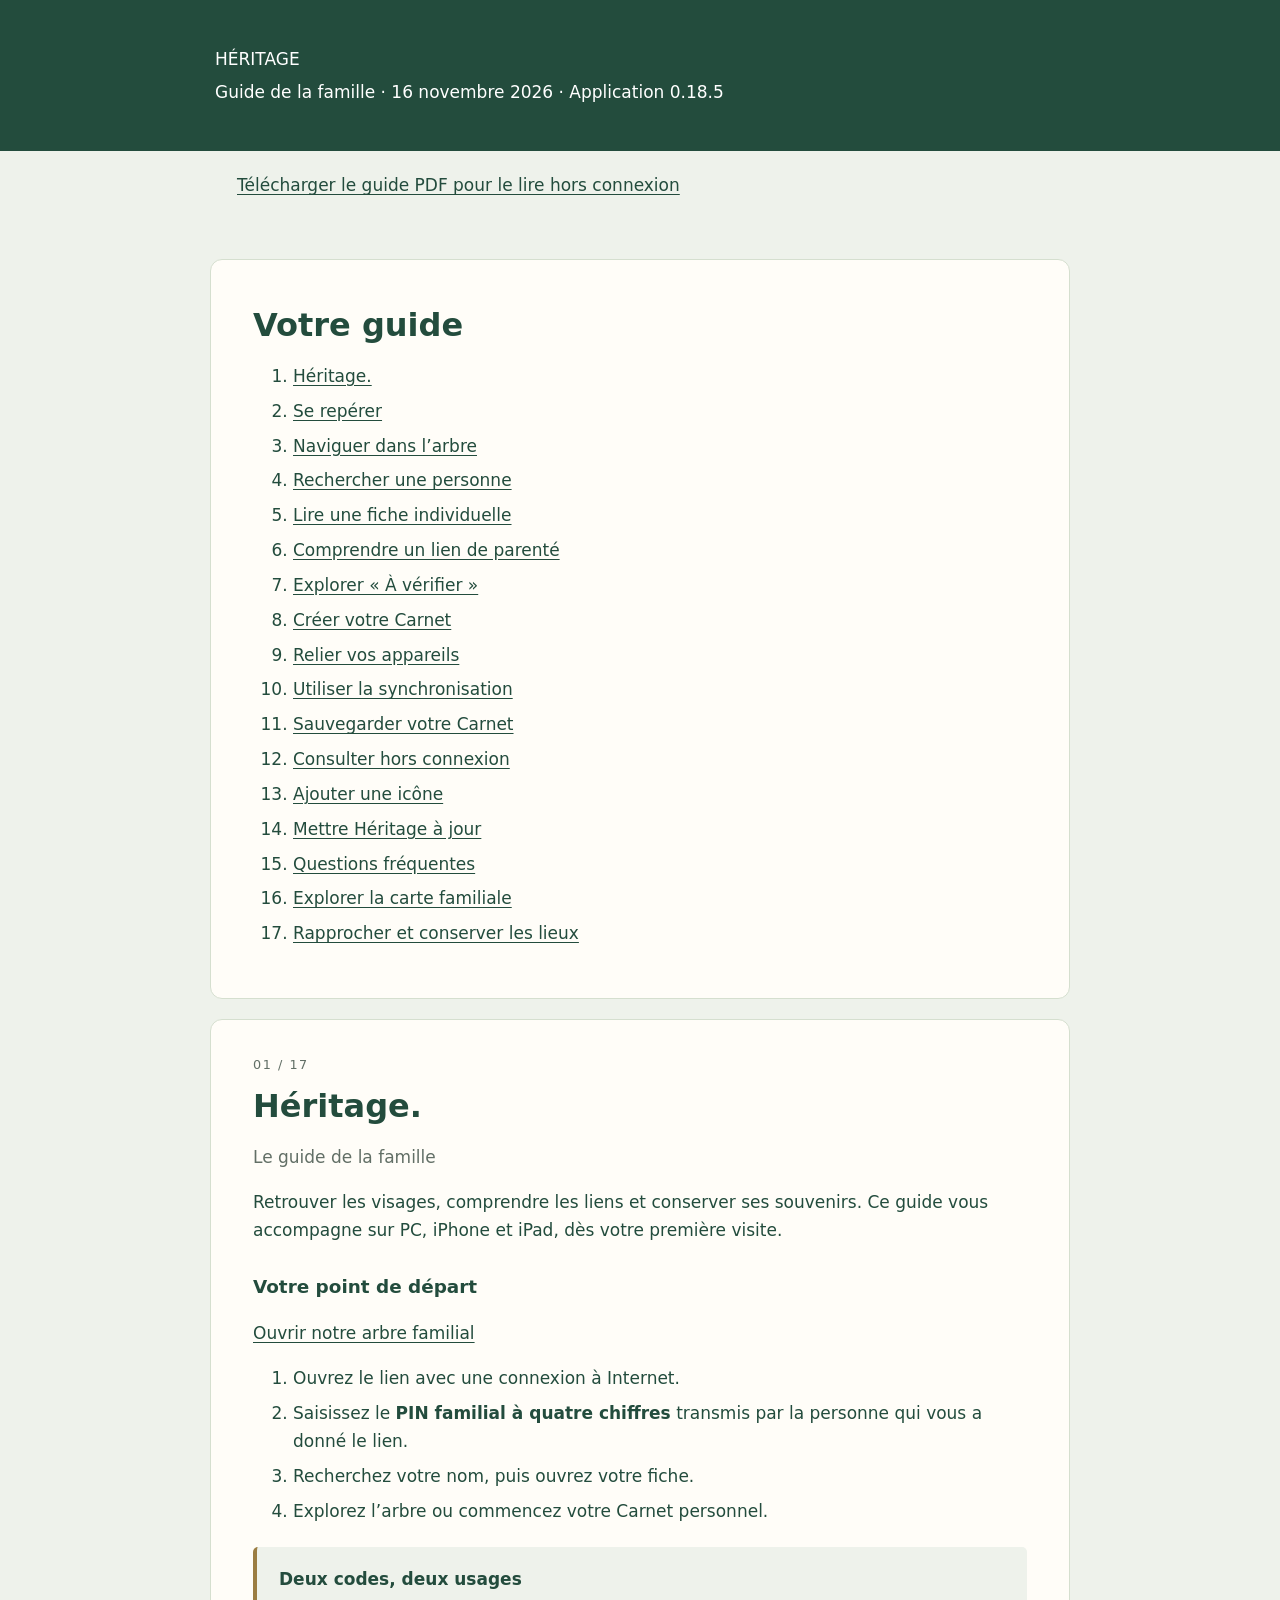
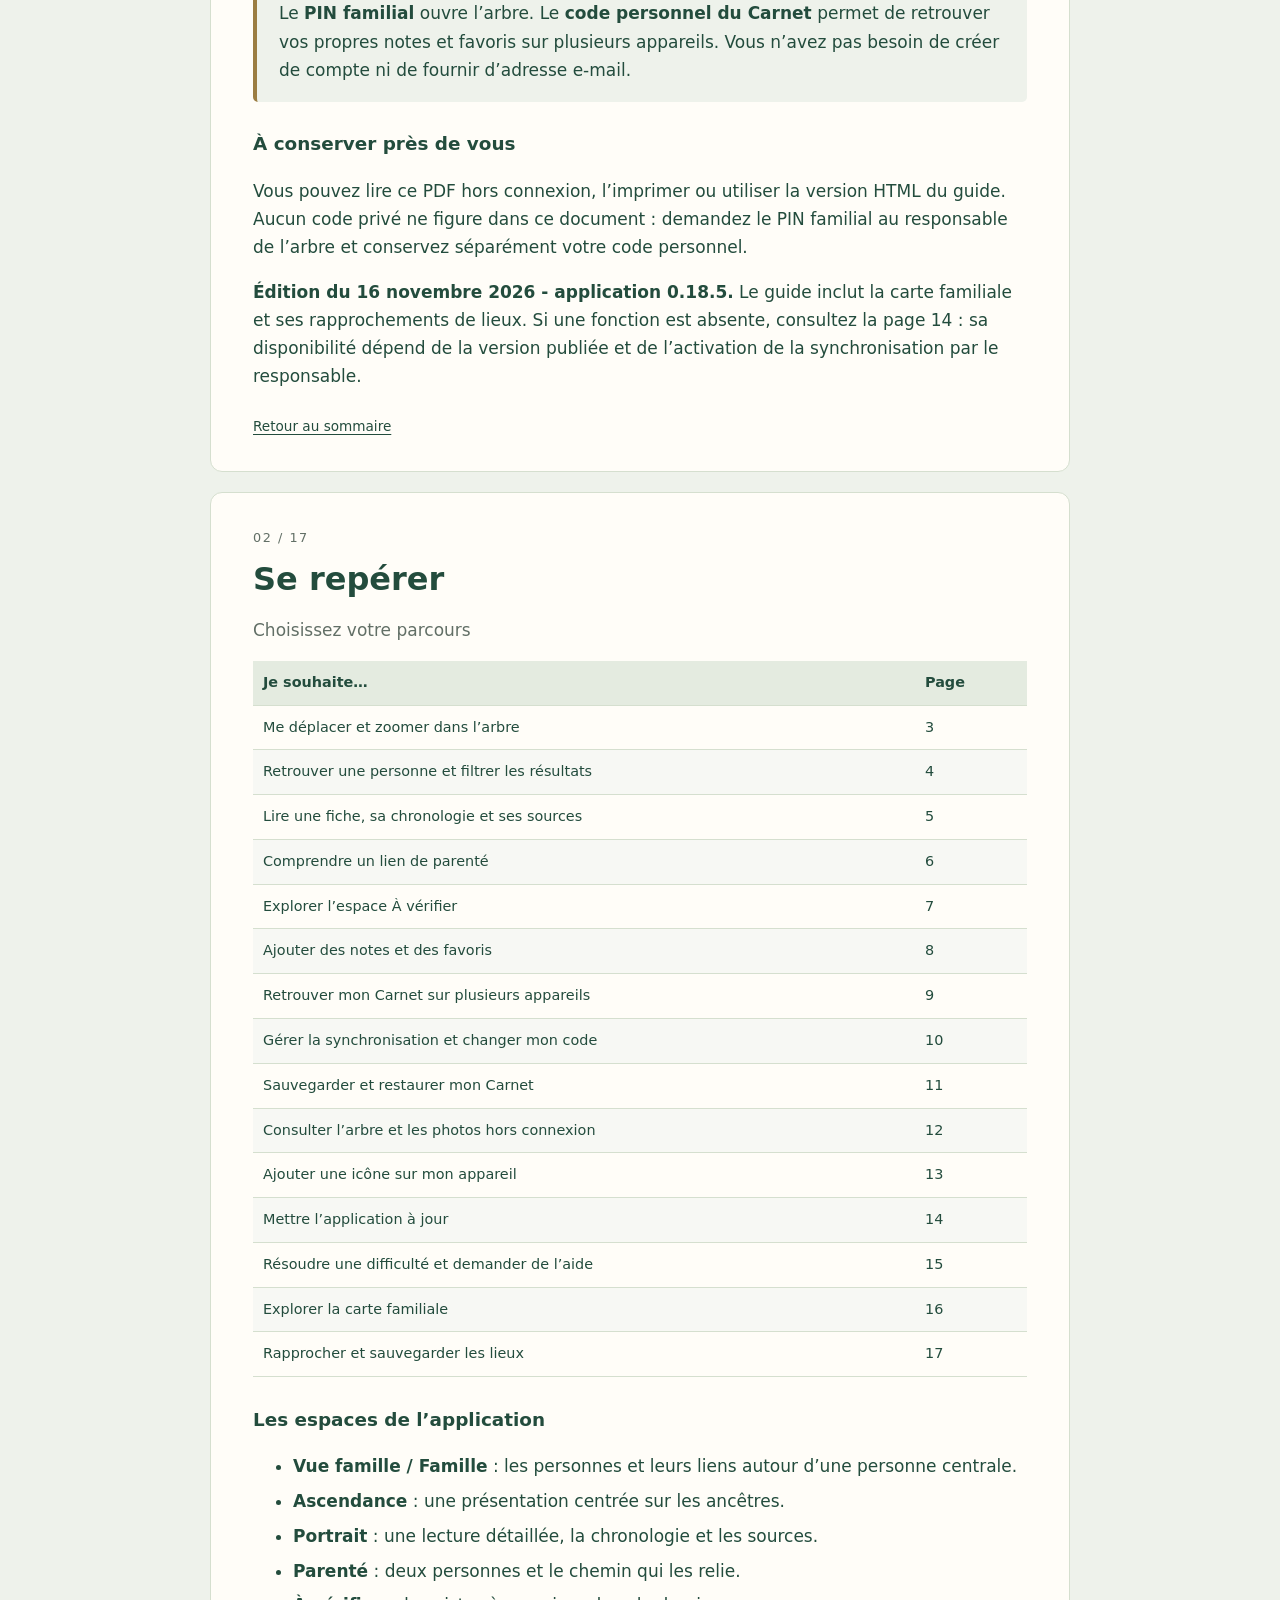
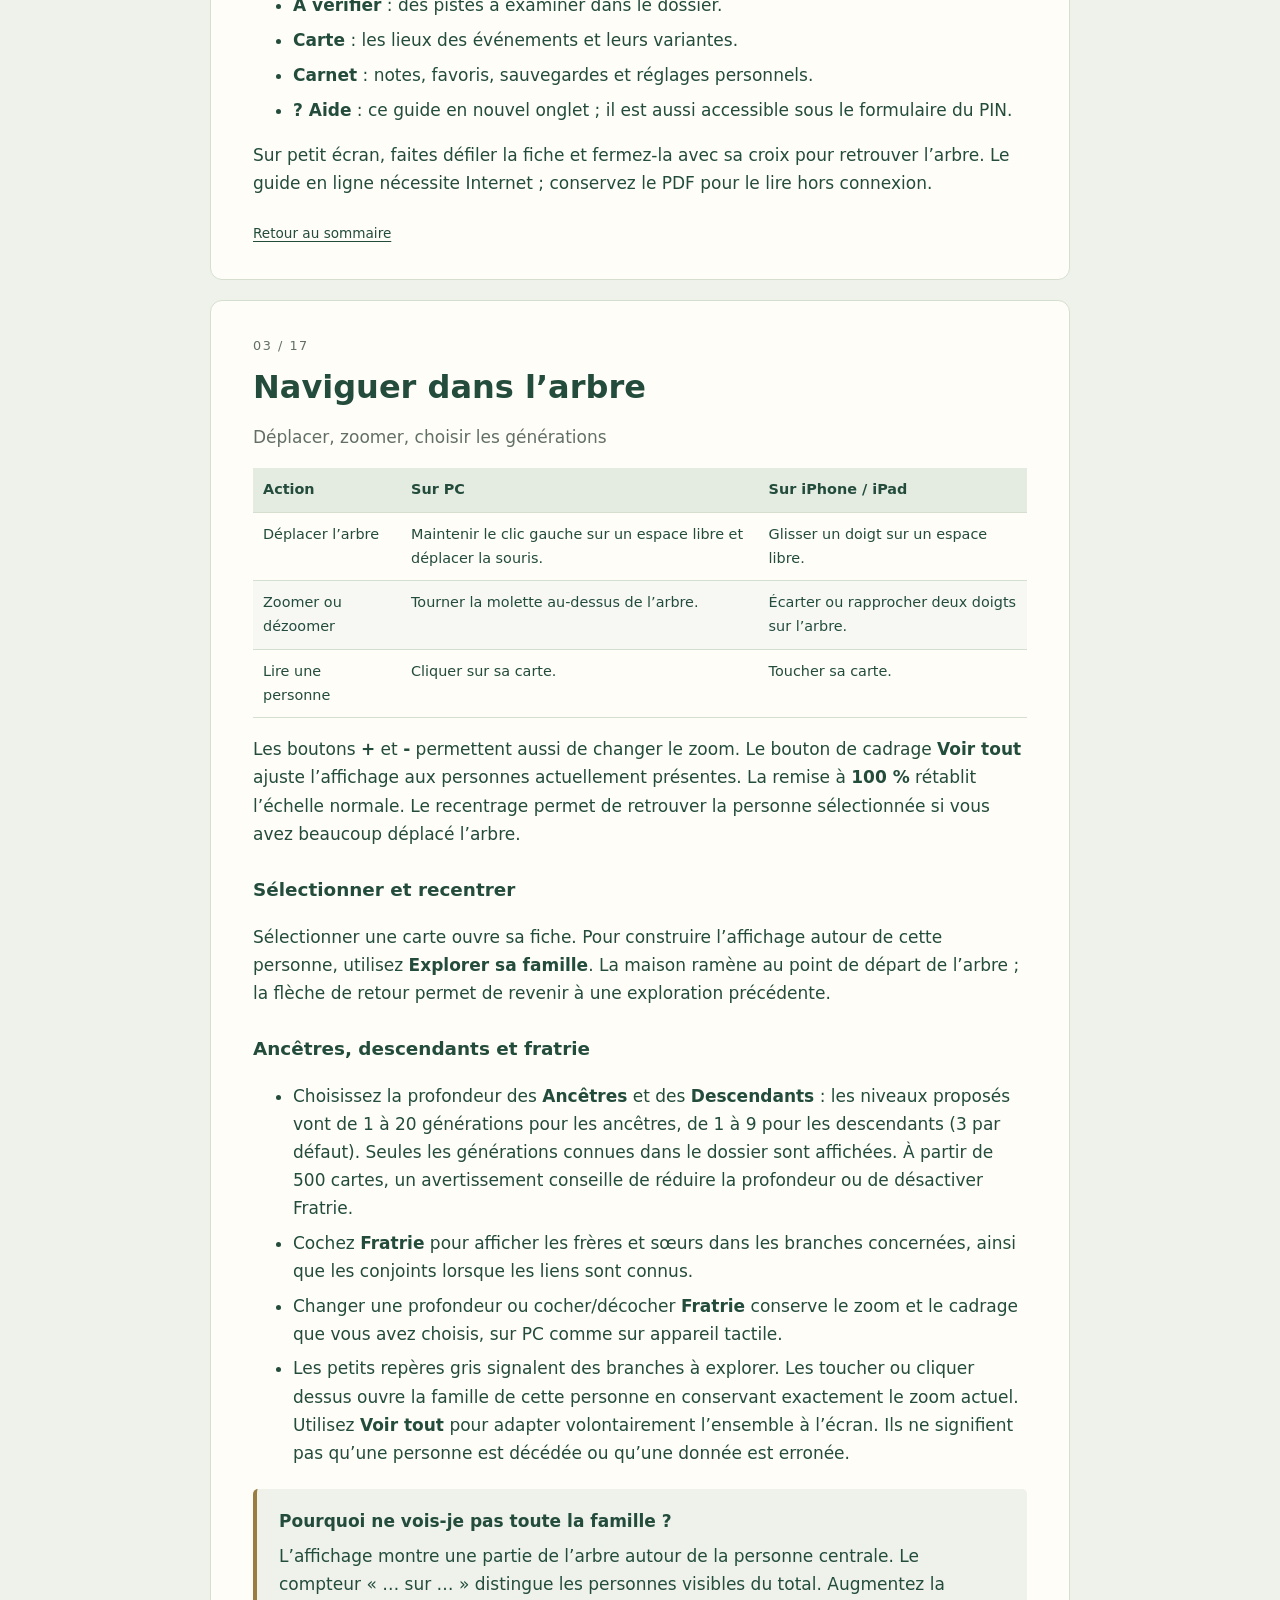
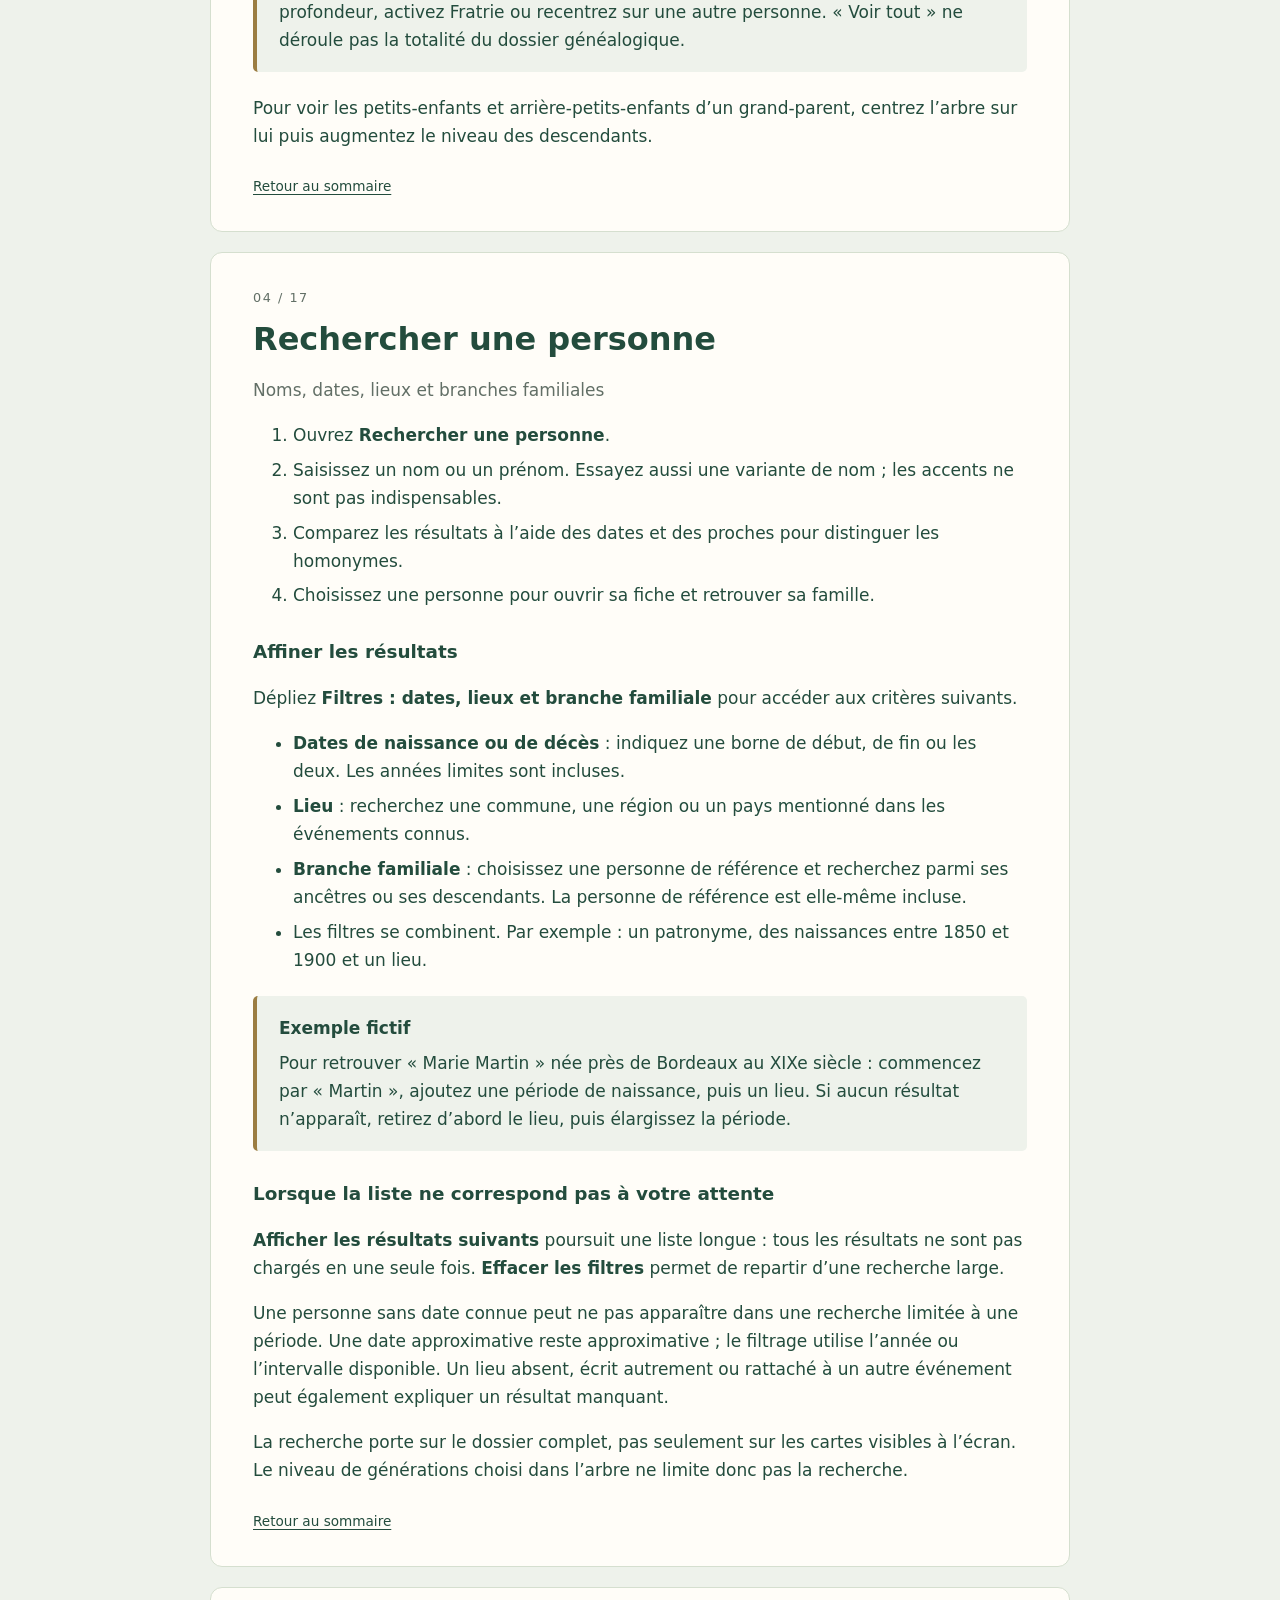
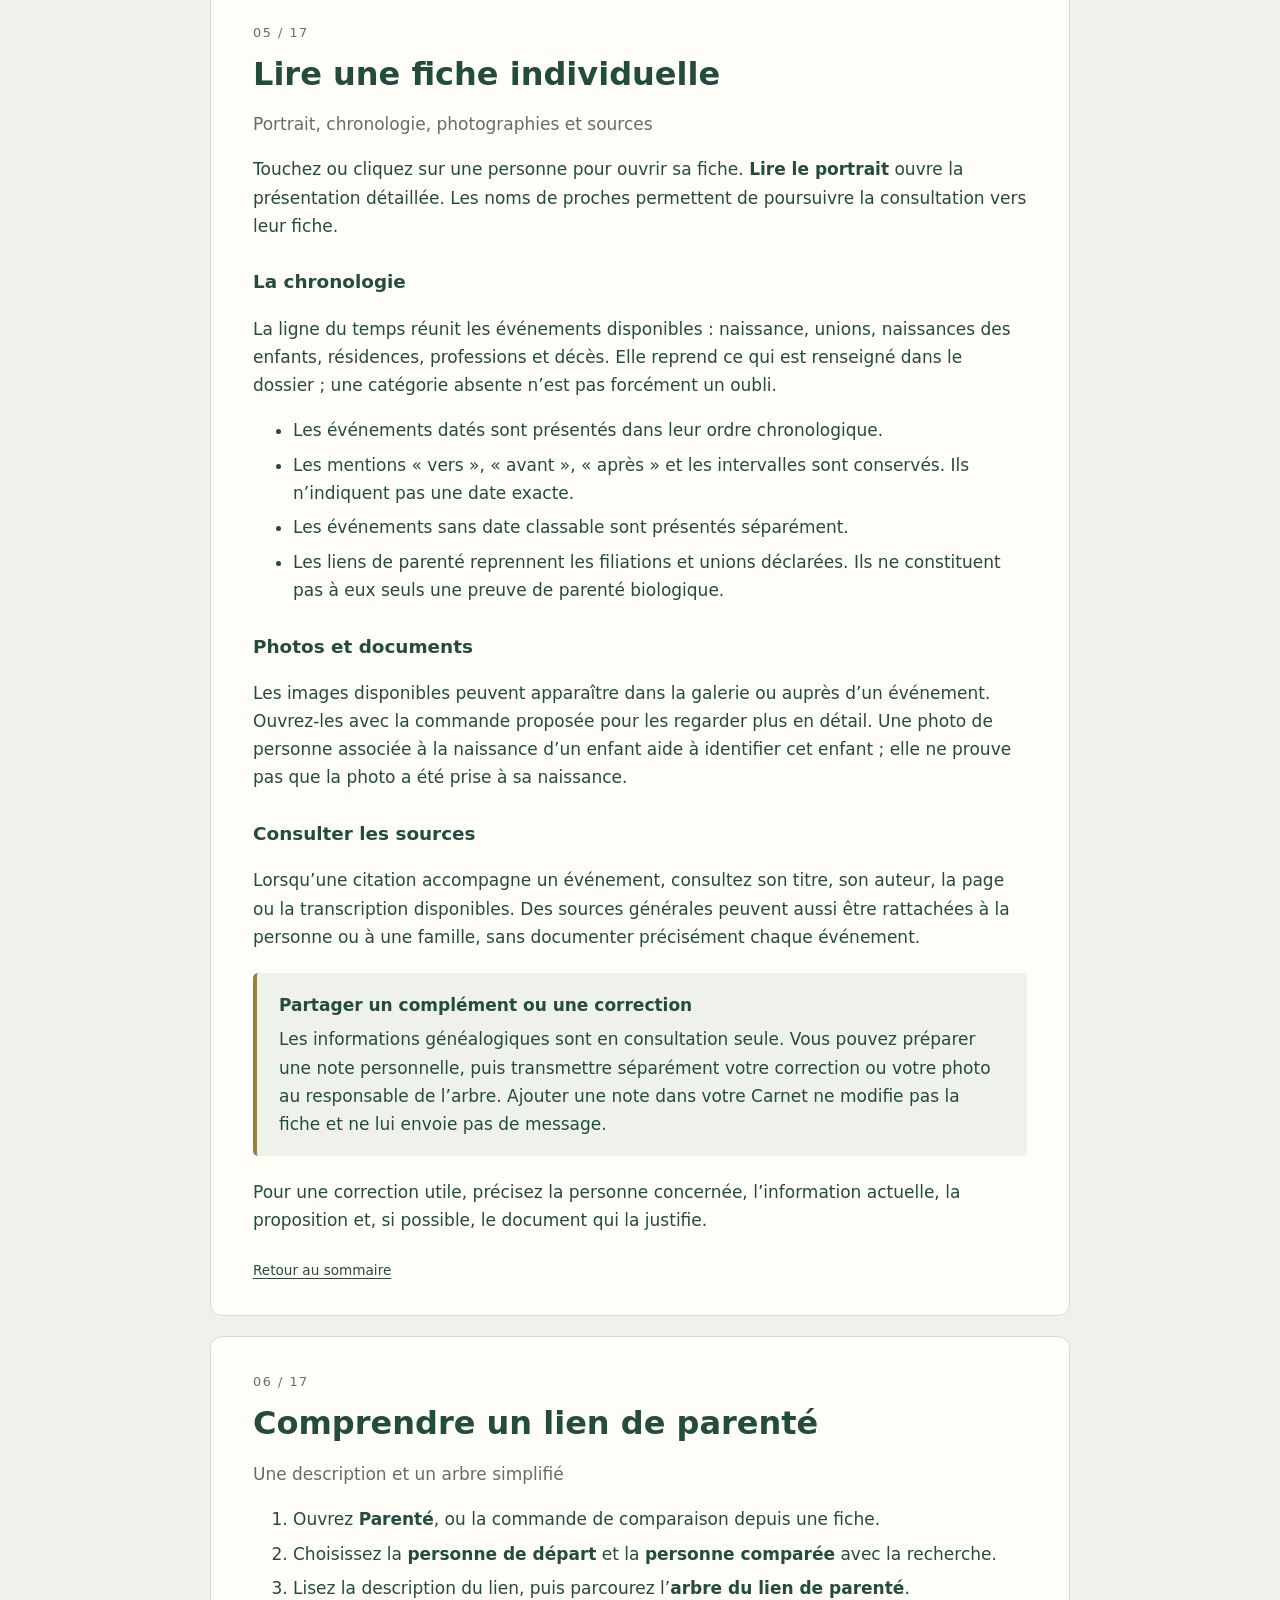
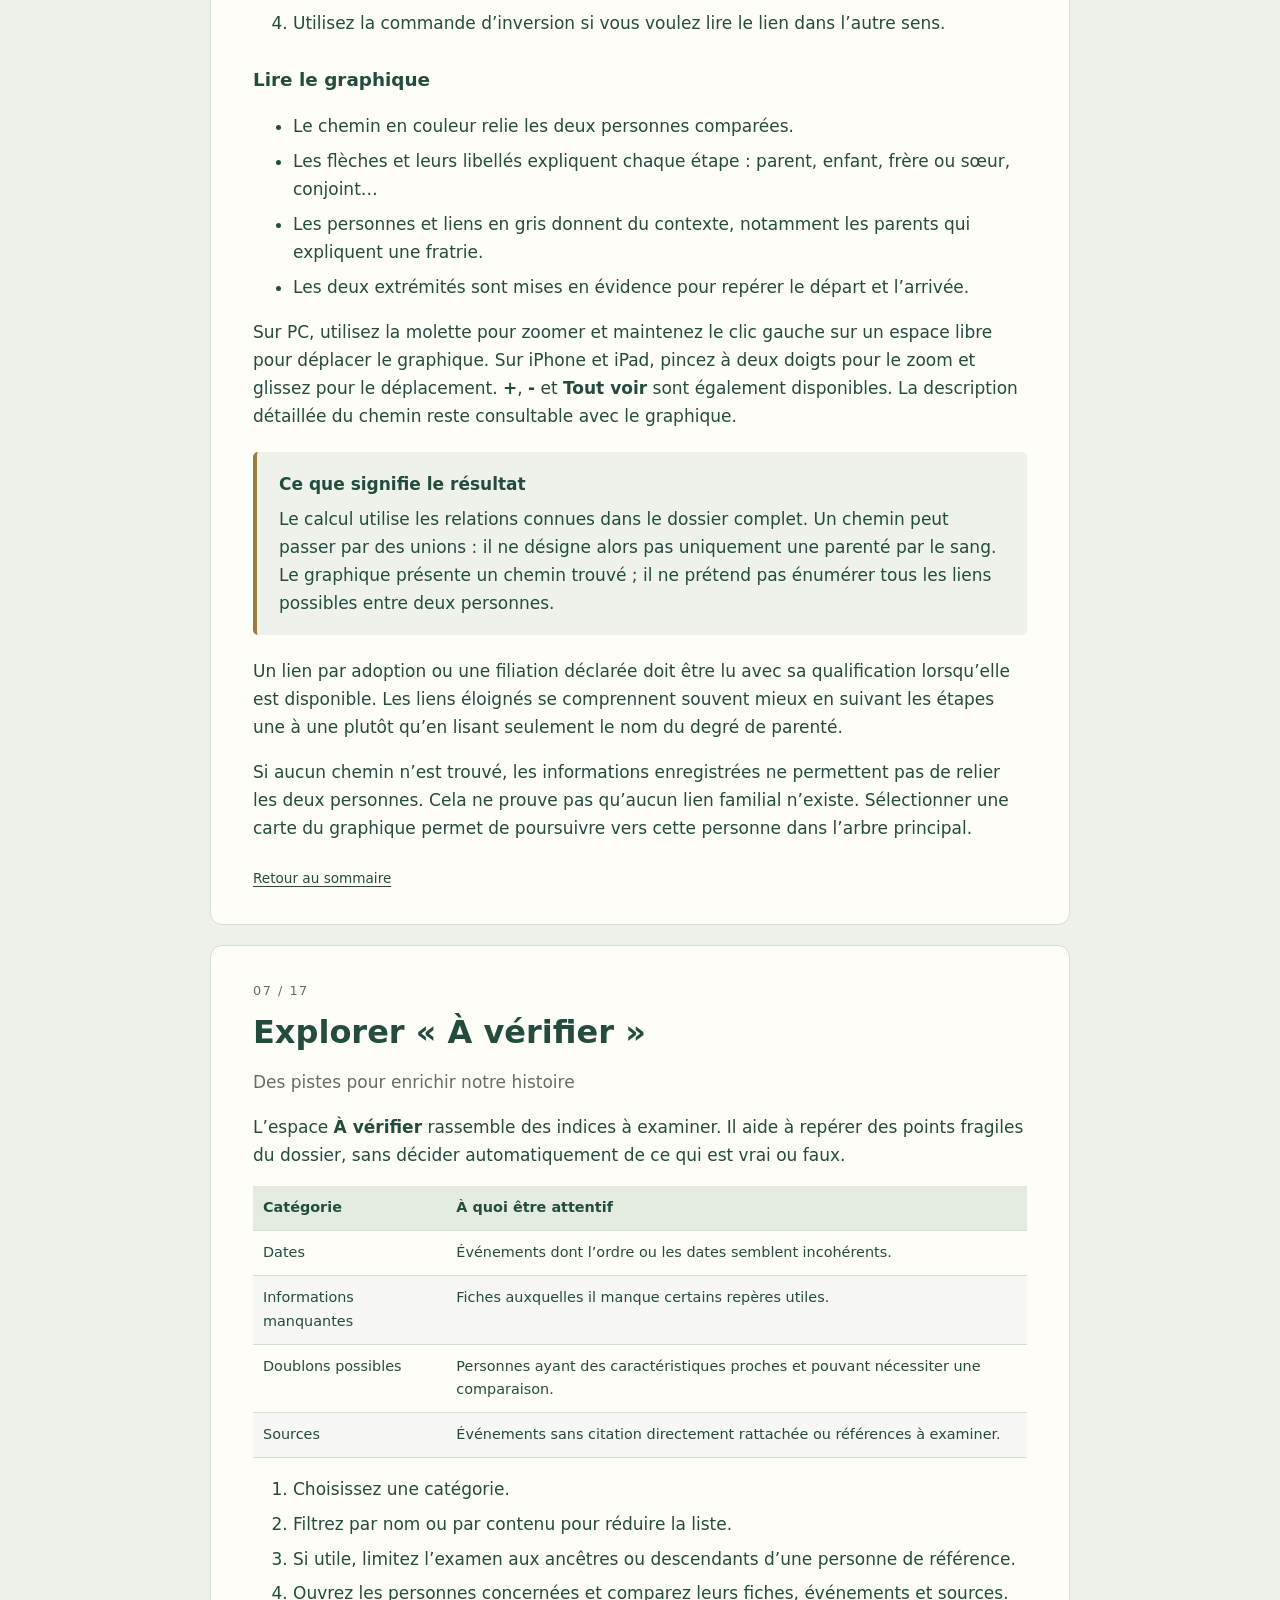
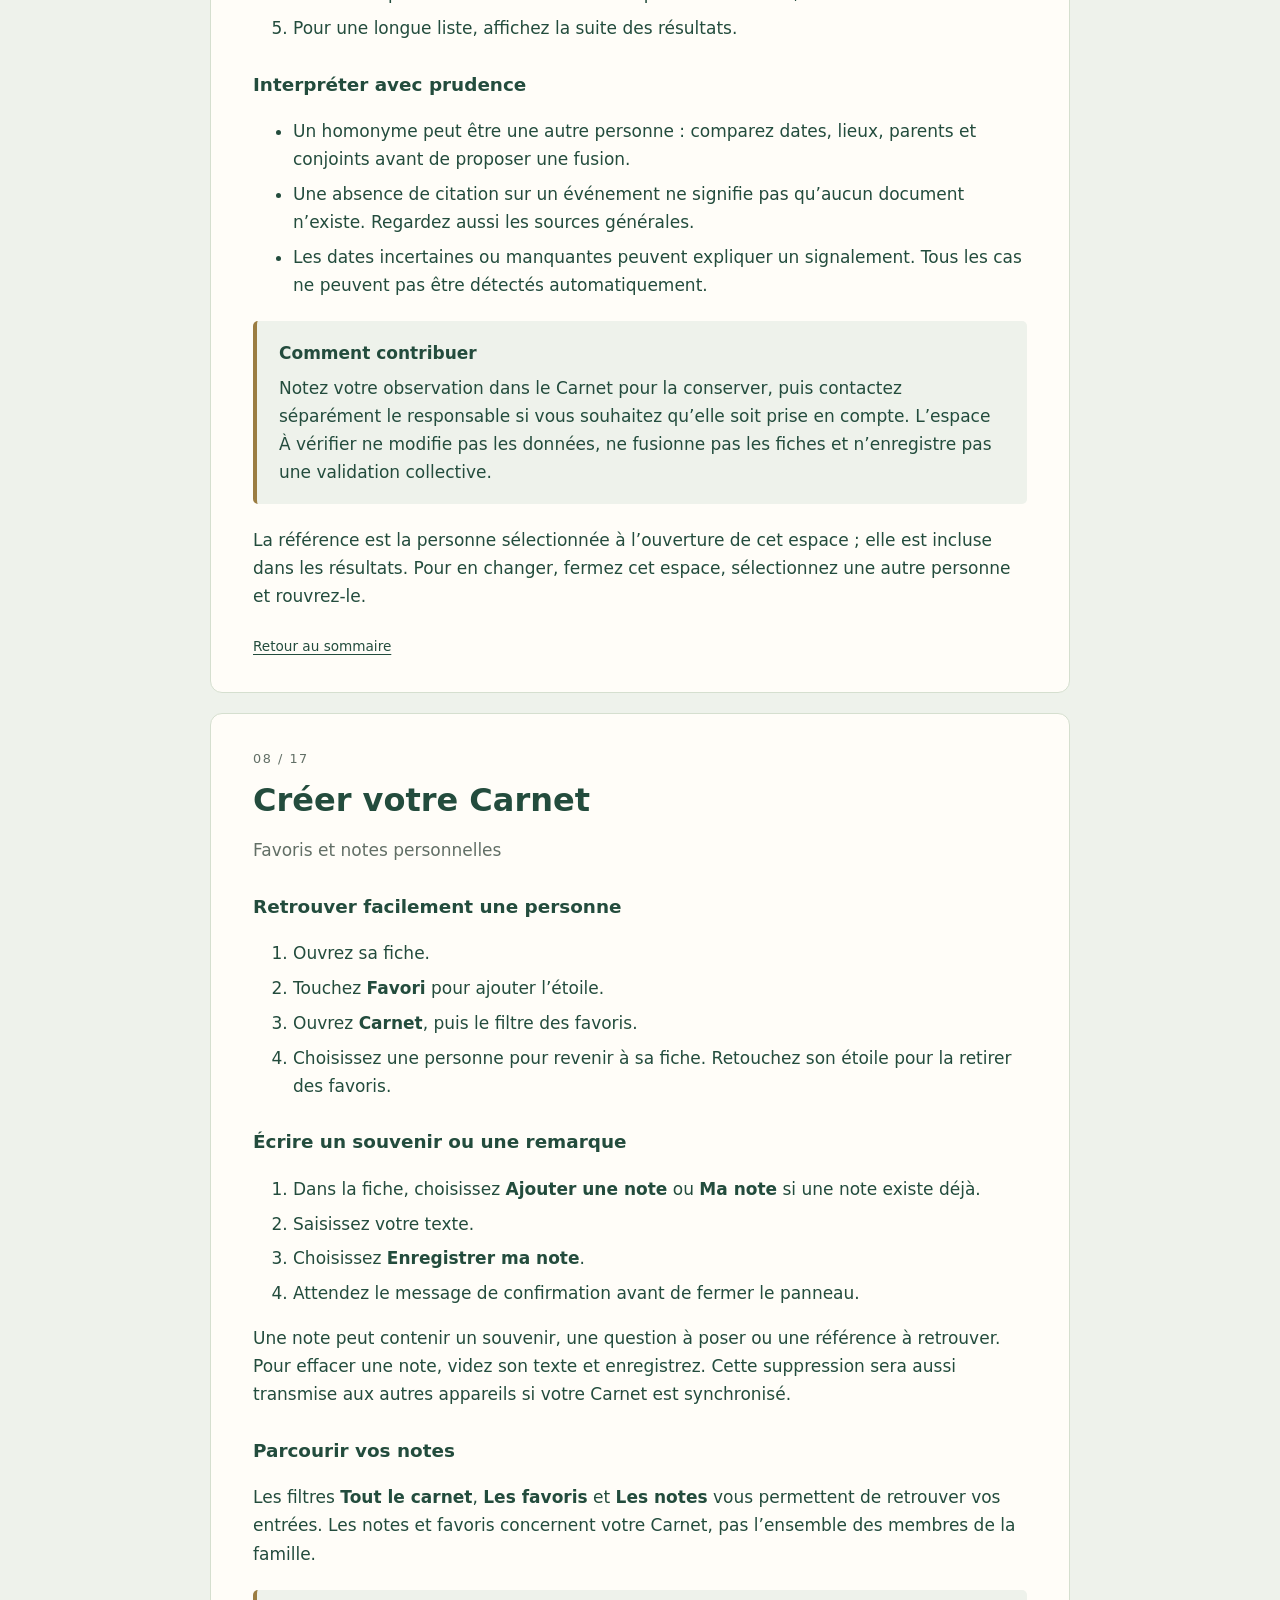
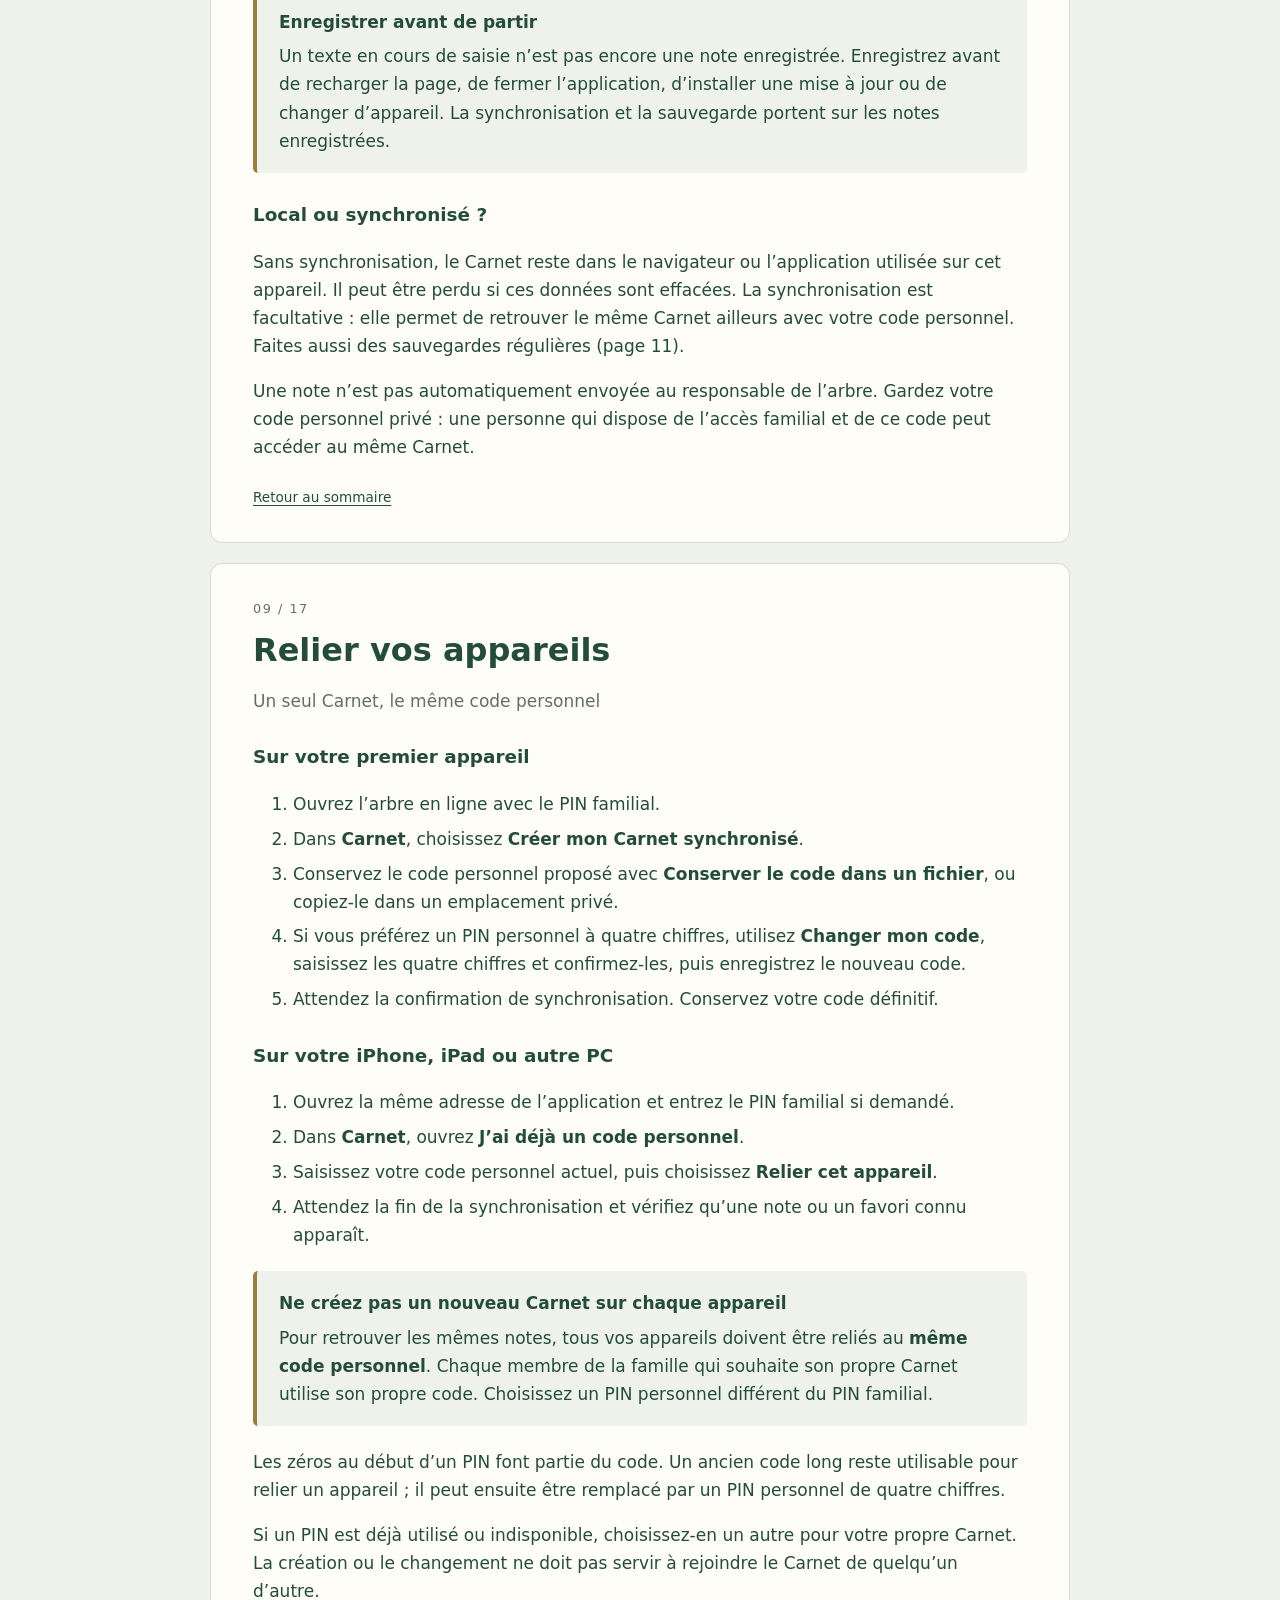
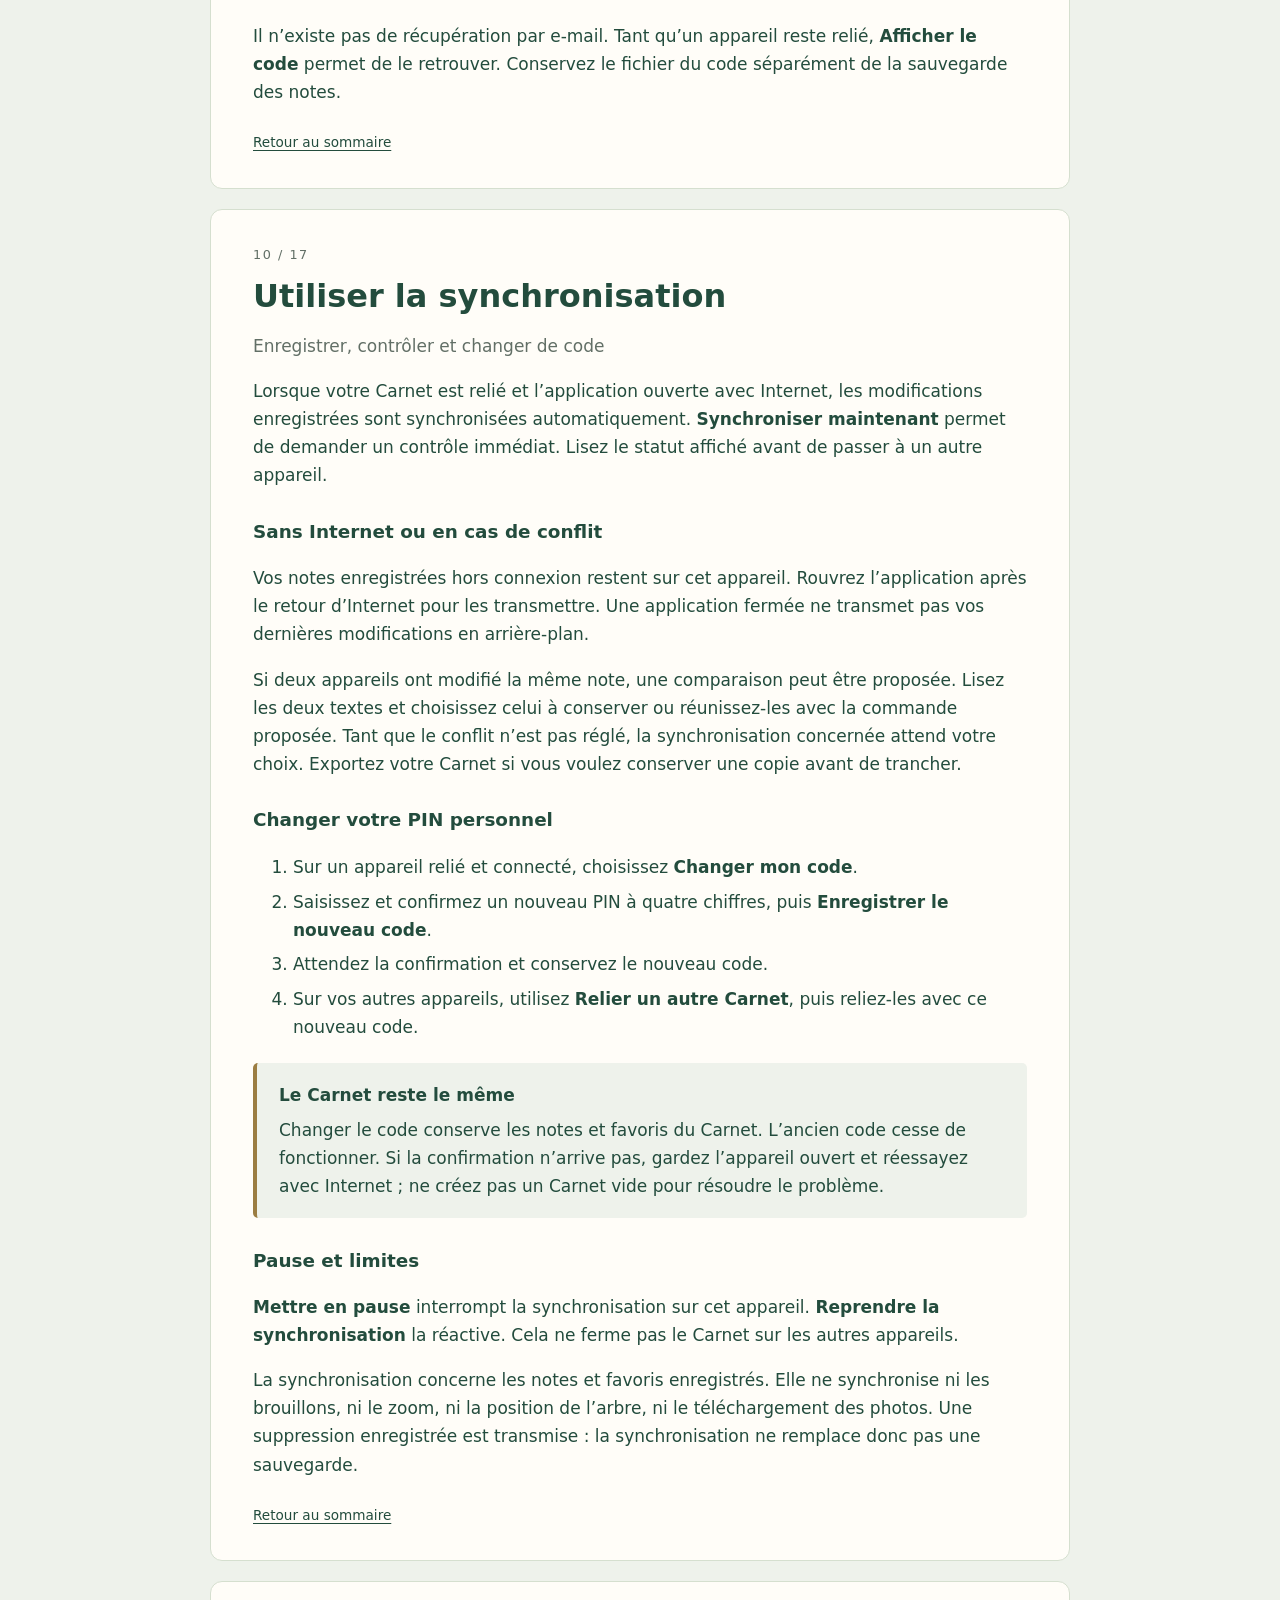
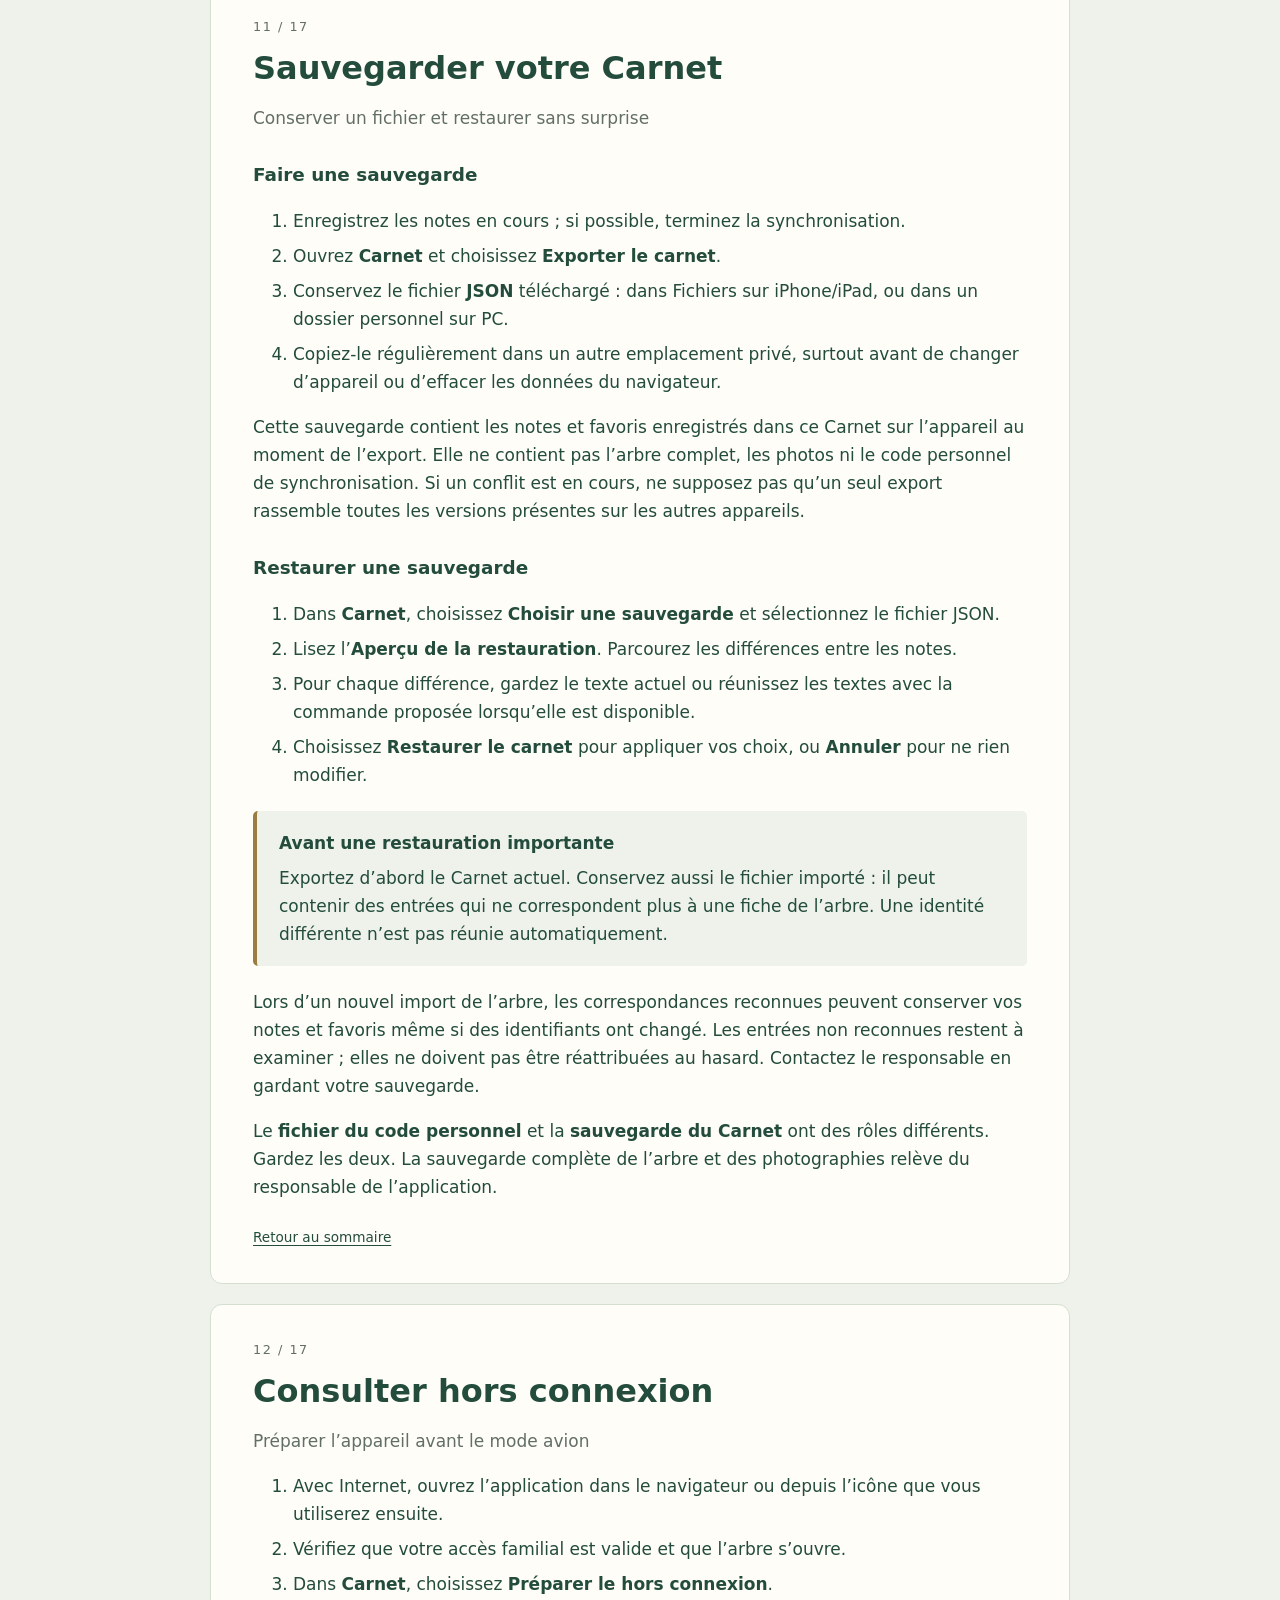
<file: docs/guide-utilisateur-heritage.html>
<!doctype html><html lang="fr"><head>
<meta name="robots" content="noindex, nofollow, noimageindex">
<meta charset="utf-8"><meta name="viewport" content="width=device-width, initial-scale=1"><title>Héritage - Guide de la famille</title><link rel="icon" href="guide-icon.ico?v=20261003-1" sizes="any"><link rel="icon" href="guide-icon.svg?v=20261003-1" type="image/svg+xml"><link rel="icon" href="guide-icon.png?v=20261003-1" type="image/png" sizes="32x32"><link rel="apple-touch-icon" href="guide-apple-touch-icon.png?v=20261003-1" sizes="180x180"><style>*{box-sizing:border-box}html{scroll-behavior:smooth}body{margin:0;background:#eef2eb;color:#234c3d;font:17px/1.65 system-ui,-apple-system,Segoe UI,sans-serif}header{padding:40px 22px;background:#234c3d;color:#fff}header div{max-width:850px;margin:auto}header p{margin:.3em 0}main{max-width:900px;margin:auto;padding:20px}nav,article{padding:34px 42px;background:#fffdf8;margin:20px 0;border-radius:12px;border:1px solid #d5dfcf}h1{font-size:2rem;line-height:1.2;margin:12px 0}h2{font-size:1.15rem;margin:1.5em 0 .5em}.subtitle,.section-number{color:#626f66}.section-number{font-size:.8rem;letter-spacing:.12em}aside{padding:18px 22px;background:#eef2eb;border-left:4px solid #9b7d42;border-radius:5px;margin:22px 0}aside p{margin:.4em 0 0}li{margin:.4em 0}a{color:#234c3d;text-underline-offset:3px}a:focus-visible{outline:3px solid #9b7d42;outline-offset:4px}.top{display:block;font-size:.85rem;margin-top:25px}.table-wrap{overflow-x:auto}table{width:100%;border-collapse:collapse;font-size:.9rem}th,td{text-align:left;vertical-align:top;padding:10px;border-bottom:1px solid #d5dfcf}th{background:#e4ebe0}tr:nth-child(even){background:#f7f8f4}@media(max-width:600px){main{padding:10px}nav,article{padding:22px 18px}h1{font-size:1.6rem}body{font-size:16px}th,td{padding:8px}nav ol{padding-left:23px}}@media print{body{background:white;font-size:11pt}main{max-width:none;padding:0}header{display:none}nav{break-after:page}article{break-before:page;border:0;padding:0;margin:0;border-radius:0}.top{display:none}a{color:inherit}aside,table{break-inside:avoid}@page{size:A4;margin:18mm}}</style></head><body><header><div><p>HÉRITAGE</p><p>Guide de la famille · 16 novembre 2026 · Application 0.18.5</p></div></header><p style="max-width:850px;margin:20px auto;padding:0 22px"><a href="guide-utilisateur-heritage-telecharger.html">Télécharger le guide PDF pour le lire hors connexion</a></p><main><nav id="sommaire" aria-label="Sommaire"><h1>Votre guide</h1><ol><li><a href="#page-1">Héritage.</a></li><li><a href="#page-2">Se repérer</a></li><li><a href="#page-3">Naviguer dans l’arbre</a></li><li><a href="#page-4">Rechercher une personne</a></li><li><a href="#page-5">Lire une fiche individuelle</a></li><li><a href="#page-6">Comprendre un lien de parenté</a></li><li><a href="#page-7">Explorer « À vérifier »</a></li><li><a href="#page-8">Créer votre Carnet</a></li><li><a href="#page-9">Relier vos appareils</a></li><li><a href="#page-10">Utiliser la synchronisation</a></li><li><a href="#page-11">Sauvegarder votre Carnet</a></li><li><a href="#page-12">Consulter hors connexion</a></li><li><a href="#page-13">Ajouter une icône</a></li><li><a href="#page-14">Mettre Héritage à jour</a></li><li><a href="#page-15">Questions fréquentes</a></li><li><a href="#page-16">Explorer la carte familiale</a></li><li><a href="#page-17">Rapprocher et conserver les lieux</a></li></ol></nav><article id="page-1"><div class="section-number">01 / 17</div><h1>Héritage.</h1><p class="subtitle">Le guide de la famille</p>
<p>Retrouver les visages, comprendre les liens et conserver ses souvenirs. Ce guide vous accompagne sur PC, iPhone et iPad, dès votre première visite.</p>
<h2>Votre point de départ</h2>
<p><a href="https://christophedesmottes.github.io/heritage/">Ouvrir notre arbre familial</a></p>
<ol>
<li>Ouvrez le lien avec une connexion à Internet.</li>
<li>Saisissez le <b>PIN familial à quatre chiffres</b> transmis par la personne qui vous a donné le lien.</li>
<li>Recherchez votre nom, puis ouvrez votre fiche.</li>
<li>Explorez l’arbre ou commencez votre Carnet personnel.</li>
</ol>
<aside><strong>Deux codes, deux usages</strong><p>Le <b>PIN familial</b> ouvre l’arbre. Le <b>code personnel du Carnet</b> permet de retrouver vos propres notes et favoris sur plusieurs appareils. Vous n’avez pas besoin de créer de compte ni de fournir d’adresse e-mail.</p></aside>
<h2>À conserver près de vous</h2>
<p>Vous pouvez lire ce PDF hors connexion, l’imprimer ou utiliser la version HTML du guide. Aucun code privé ne figure dans ce document : demandez le PIN familial au responsable de l’arbre et conservez séparément votre code personnel.</p>
<p><b>Édition du 16 novembre 2026 - application 0.18.5.</b> Le guide inclut la carte familiale et ses rapprochements de lieux. Si une fonction est absente, consultez la page 14 : sa disponibilité dépend de la version publiée et de l’activation de la synchronisation par le responsable.</p>
<a class="top" href="#sommaire">Retour au sommaire</a></article><article id="page-2"><div class="section-number">02 / 17</div><h1>Se repérer</h1><p class="subtitle">Choisissez votre parcours</p>
<div class="table-wrap"><table><thead><tr><th>Je souhaite…</th><th>Page</th></tr></thead><tbody>
<tr><td>Me déplacer et zoomer dans l’arbre</td><td>3</td></tr>
<tr><td>Retrouver une personne et filtrer les résultats</td><td>4</td></tr>
<tr><td>Lire une fiche, sa chronologie et ses sources</td><td>5</td></tr>
<tr><td>Comprendre un lien de parenté</td><td>6</td></tr>
<tr><td>Explorer l’espace À vérifier</td><td>7</td></tr>
<tr><td>Ajouter des notes et des favoris</td><td>8</td></tr>
<tr><td>Retrouver mon Carnet sur plusieurs appareils</td><td>9</td></tr>
<tr><td>Gérer la synchronisation et changer mon code</td><td>10</td></tr>
<tr><td>Sauvegarder et restaurer mon Carnet</td><td>11</td></tr>
<tr><td>Consulter l’arbre et les photos hors connexion</td><td>12</td></tr>
<tr><td>Ajouter une icône sur mon appareil</td><td>13</td></tr>
<tr><td>Mettre l’application à jour</td><td>14</td></tr>
<tr><td>Résoudre une difficulté et demander de l’aide</td><td>15</td></tr>
<tr><td>Explorer la carte familiale</td><td>16</td></tr>
<tr><td>Rapprocher et sauvegarder les lieux</td><td>17</td></tr>
</tbody></table></div>
<h2>Les espaces de l’application</h2>
<ul>
<li><b>Vue famille / Famille</b> : les personnes et leurs liens autour d’une personne centrale.</li>
<li><b>Ascendance</b> : une présentation centrée sur les ancêtres.</li>
<li><b>Portrait</b> : une lecture détaillée, la chronologie et les sources.</li>
<li><b>Parenté</b> : deux personnes et le chemin qui les relie.</li>
<li><b>À vérifier</b> : des pistes à examiner dans le dossier.</li>
<li><b>Carte</b> : les lieux des événements et leurs variantes.</li>
<li><b>Carnet</b> : notes, favoris, sauvegardes et réglages personnels.</li>
<li><b>? Aide</b> : ce guide en nouvel onglet ; il est aussi accessible sous le formulaire du PIN.</li>
</ul>
<p>Sur petit écran, faites défiler la fiche et fermez-la avec sa croix pour retrouver l’arbre. Le guide en ligne nécessite Internet ; conservez le PDF pour le lire hors connexion.</p>
<a class="top" href="#sommaire">Retour au sommaire</a></article><article id="page-3"><div class="section-number">03 / 17</div><h1>Naviguer dans l’arbre</h1><p class="subtitle">Déplacer, zoomer, choisir les générations</p>
<div class="table-wrap"><table><thead><tr><th>Action</th><th>Sur PC</th><th>Sur iPhone / iPad</th></tr></thead><tbody>
<tr><td>Déplacer l’arbre</td><td>Maintenir le clic gauche sur un espace libre et déplacer la souris.</td><td>Glisser un doigt sur un espace libre.</td></tr>
<tr><td>Zoomer ou dézoomer</td><td>Tourner la molette au-dessus de l’arbre.</td><td>Écarter ou rapprocher deux doigts sur l’arbre.</td></tr>
<tr><td>Lire une personne</td><td>Cliquer sur sa carte.</td><td>Toucher sa carte.</td></tr>
</tbody></table></div>
<p>Les boutons <b>+</b> et <b>-</b> permettent aussi de changer le zoom. Le bouton de cadrage <b>Voir tout</b> ajuste l’affichage aux personnes actuellement présentes. La remise à <b>100 %</b> rétablit l’échelle normale. Le recentrage permet de retrouver la personne sélectionnée si vous avez beaucoup déplacé l’arbre.</p>
<h2>Sélectionner et recentrer</h2>
<p>Sélectionner une carte ouvre sa fiche. Pour construire l’affichage autour de cette personne, utilisez <b>Explorer sa famille</b>. La maison ramène au point de départ de l’arbre ; la flèche de retour permet de revenir à une exploration précédente.</p>
<h2>Ancêtres, descendants et fratrie</h2>
<ul>
<li>Choisissez la profondeur des <b>Ancêtres</b> et des <b>Descendants</b> : les niveaux proposés vont de 1 à 20 générations pour les ancêtres, de 1 à 9 pour les descendants (3 par défaut). Seules les générations connues dans le dossier sont affichées. À partir de 500 cartes, un avertissement conseille de réduire la profondeur ou de désactiver Fratrie.</li>
<li>Cochez <b>Fratrie</b> pour afficher les frères et sœurs dans les branches concernées, ainsi que les conjoints lorsque les liens sont connus.</li>
<li>Changer une profondeur ou cocher/décocher <b>Fratrie</b> conserve le zoom et le cadrage que vous avez choisis, sur PC comme sur appareil tactile.</li>
<li>Les petits repères gris signalent des branches à explorer. Les toucher ou cliquer dessus ouvre la famille de cette personne en conservant exactement le zoom actuel. Utilisez <b>Voir tout</b> pour adapter volontairement l’ensemble à l’écran. Ils ne signifient pas qu’une personne est décédée ou qu’une donnée est erronée.</li>
</ul>
<aside><strong>Pourquoi ne vois-je pas toute la famille ?</strong><p>L’affichage montre une partie de l’arbre autour de la personne centrale. Le compteur « … sur … » distingue les personnes visibles du total. Augmentez la profondeur, activez Fratrie ou recentrez sur une autre personne. « Voir tout » ne déroule pas la totalité du dossier généalogique.</p></aside>
<p>Pour voir les petits-enfants et arrière-petits-enfants d’un grand-parent, centrez l’arbre sur lui puis augmentez le niveau des descendants.</p>
<a class="top" href="#sommaire">Retour au sommaire</a></article><article id="page-4"><div class="section-number">04 / 17</div><h1>Rechercher une personne</h1><p class="subtitle">Noms, dates, lieux et branches familiales</p>
<ol>
<li>Ouvrez <b>Rechercher une personne</b>.</li>
<li>Saisissez un nom ou un prénom. Essayez aussi une variante de nom ; les accents ne sont pas indispensables.</li>
<li>Comparez les résultats à l’aide des dates et des proches pour distinguer les homonymes.</li>
<li>Choisissez une personne pour ouvrir sa fiche et retrouver sa famille.</li>
</ol>
<h2>Affiner les résultats</h2>
<p>Dépliez <b>Filtres : dates, lieux et branche familiale</b> pour accéder aux critères suivants.</p>
<ul>
<li><b>Dates de naissance ou de décès</b> : indiquez une borne de début, de fin ou les deux. Les années limites sont incluses.</li>
<li><b>Lieu</b> : recherchez une commune, une région ou un pays mentionné dans les événements connus.</li>
<li><b>Branche familiale</b> : choisissez une personne de référence et recherchez parmi ses ancêtres ou ses descendants. La personne de référence est elle-même incluse.</li>
<li>Les filtres se combinent. Par exemple : un patronyme, des naissances entre 1850 et 1900 et un lieu.</li>
</ul>
<aside><strong>Exemple fictif</strong><p>Pour retrouver « Marie Martin » née près de Bordeaux au XIXe siècle : commencez par « Martin », ajoutez une période de naissance, puis un lieu. Si aucun résultat n’apparaît, retirez d’abord le lieu, puis élargissez la période.</p></aside>
<h2>Lorsque la liste ne correspond pas à votre attente</h2>
<p><b>Afficher les résultats suivants</b> poursuit une liste longue : tous les résultats ne sont pas chargés en une seule fois. <b>Effacer les filtres</b> permet de repartir d’une recherche large.</p>
<p>Une personne sans date connue peut ne pas apparaître dans une recherche limitée à une période. Une date approximative reste approximative ; le filtrage utilise l’année ou l’intervalle disponible. Un lieu absent, écrit autrement ou rattaché à un autre événement peut également expliquer un résultat manquant.</p>
<p>La recherche porte sur le dossier complet, pas seulement sur les cartes visibles à l’écran. Le niveau de générations choisi dans l’arbre ne limite donc pas la recherche.</p>
<a class="top" href="#sommaire">Retour au sommaire</a></article><article id="page-5"><div class="section-number">05 / 17</div><h1>Lire une fiche individuelle</h1><p class="subtitle">Portrait, chronologie, photographies et sources</p>
<p>Touchez ou cliquez sur une personne pour ouvrir sa fiche. <b>Lire le portrait</b> ouvre la présentation détaillée. Les noms de proches permettent de poursuivre la consultation vers leur fiche.</p>
<h2>La chronologie</h2>
<p>La ligne du temps réunit les événements disponibles : naissance, unions, naissances des enfants, résidences, professions et décès. Elle reprend ce qui est renseigné dans le dossier ; une catégorie absente n’est pas forcément un oubli.</p>
<ul>
<li>Les événements datés sont présentés dans leur ordre chronologique.</li>
<li>Les mentions « vers », « avant », « après » et les intervalles sont conservés. Ils n’indiquent pas une date exacte.</li>
<li>Les événements sans date classable sont présentés séparément.</li>
<li>Les liens de parenté reprennent les filiations et unions déclarées. Ils ne constituent pas à eux seuls une preuve de parenté biologique.</li>
</ul>
<h2>Photos et documents</h2>
<p>Les images disponibles peuvent apparaître dans la galerie ou auprès d’un événement. Ouvrez-les avec la commande proposée pour les regarder plus en détail. Une photo de personne associée à la naissance d’un enfant aide à identifier cet enfant ; elle ne prouve pas que la photo a été prise à sa naissance.</p>
<h2>Consulter les sources</h2>
<p>Lorsqu’une citation accompagne un événement, consultez son titre, son auteur, la page ou la transcription disponibles. Des sources générales peuvent aussi être rattachées à la personne ou à une famille, sans documenter précisément chaque événement.</p>
<aside><strong>Partager un complément ou une correction</strong><p>Les informations généalogiques sont en consultation seule. Vous pouvez préparer une note personnelle, puis transmettre séparément votre correction ou votre photo au responsable de l’arbre. Ajouter une note dans votre Carnet ne modifie pas la fiche et ne lui envoie pas de message.</p></aside>
<p>Pour une correction utile, précisez la personne concernée, l’information actuelle, la proposition et, si possible, le document qui la justifie.</p>
<a class="top" href="#sommaire">Retour au sommaire</a></article><article id="page-6"><div class="section-number">06 / 17</div><h1>Comprendre un lien de parenté</h1><p class="subtitle">Une description et un arbre simplifié</p>
<ol>
<li>Ouvrez <b>Parenté</b>, ou la commande de comparaison depuis une fiche.</li>
<li>Choisissez la <b>personne de départ</b> et la <b>personne comparée</b> avec la recherche.</li>
<li>Lisez la description du lien, puis parcourez l’<b>arbre du lien de parenté</b>.</li>
<li>Utilisez la commande d’inversion si vous voulez lire le lien dans l’autre sens.</li>
</ol>
<h2>Lire le graphique</h2>
<ul>
<li>Le chemin en couleur relie les deux personnes comparées.</li>
<li>Les flèches et leurs libellés expliquent chaque étape : parent, enfant, frère ou sœur, conjoint…</li>
<li>Les personnes et liens en gris donnent du contexte, notamment les parents qui expliquent une fratrie.</li>
<li>Les deux extrémités sont mises en évidence pour repérer le départ et l’arrivée.</li>
</ul>
<p>Sur PC, utilisez la molette pour zoomer et maintenez le clic gauche sur un espace libre pour déplacer le graphique. Sur iPhone et iPad, pincez à deux doigts pour le zoom et glissez pour le déplacement. <b>+</b>, <b>-</b> et <b>Tout voir</b> sont également disponibles. La description détaillée du chemin reste consultable avec le graphique.</p>
<aside><strong>Ce que signifie le résultat</strong><p>Le calcul utilise les relations connues dans le dossier complet. Un chemin peut passer par des unions : il ne désigne alors pas uniquement une parenté par le sang. Le graphique présente un chemin trouvé ; il ne prétend pas énumérer tous les liens possibles entre deux personnes.</p></aside>
<p>Un lien par adoption ou une filiation déclarée doit être lu avec sa qualification lorsqu’elle est disponible. Les liens éloignés se comprennent souvent mieux en suivant les étapes une à une plutôt qu’en lisant seulement le nom du degré de parenté.</p>
<p>Si aucun chemin n’est trouvé, les informations enregistrées ne permettent pas de relier les deux personnes. Cela ne prouve pas qu’aucun lien familial n’existe. Sélectionner une carte du graphique permet de poursuivre vers cette personne dans l’arbre principal.</p>
<a class="top" href="#sommaire">Retour au sommaire</a></article><article id="page-7"><div class="section-number">07 / 17</div><h1>Explorer « À vérifier »</h1><p class="subtitle">Des pistes pour enrichir notre histoire</p>
<p>L’espace <b>À vérifier</b> rassemble des indices à examiner. Il aide à repérer des points fragiles du dossier, sans décider automatiquement de ce qui est vrai ou faux.</p>
<div class="table-wrap"><table><thead><tr><th>Catégorie</th><th>À quoi être attentif</th></tr></thead><tbody>
<tr><td>Dates</td><td>Événements dont l’ordre ou les dates semblent incohérents.</td></tr>
<tr><td>Informations manquantes</td><td>Fiches auxquelles il manque certains repères utiles.</td></tr>
<tr><td>Doublons possibles</td><td>Personnes ayant des caractéristiques proches et pouvant nécessiter une comparaison.</td></tr>
<tr><td>Sources</td><td>Événements sans citation directement rattachée ou références à examiner.</td></tr>
</tbody></table></div>
<ol>
<li>Choisissez une catégorie.</li>
<li>Filtrez par nom ou par contenu pour réduire la liste.</li>
<li>Si utile, limitez l’examen aux ancêtres ou descendants d’une personne de référence.</li>
<li>Ouvrez les personnes concernées et comparez leurs fiches, événements et sources.</li>
<li>Pour une longue liste, affichez la suite des résultats.</li>
</ol>
<h2>Interpréter avec prudence</h2>
<ul>
<li>Un homonyme peut être une autre personne : comparez dates, lieux, parents et conjoints avant de proposer une fusion.</li>
<li>Une absence de citation sur un événement ne signifie pas qu’aucun document n’existe. Regardez aussi les sources générales.</li>
<li>Les dates incertaines ou manquantes peuvent expliquer un signalement. Tous les cas ne peuvent pas être détectés automatiquement.</li>
</ul>
<aside><strong>Comment contribuer</strong><p>Notez votre observation dans le Carnet pour la conserver, puis contactez séparément le responsable si vous souhaitez qu’elle soit prise en compte. L’espace À vérifier ne modifie pas les données, ne fusionne pas les fiches et n’enregistre pas une validation collective.</p></aside>
<p>La référence est la personne sélectionnée à l’ouverture de cet espace ; elle est incluse dans les résultats. Pour en changer, fermez cet espace, sélectionnez une autre personne et rouvrez-le.</p>
<a class="top" href="#sommaire">Retour au sommaire</a></article><article id="page-8"><div class="section-number">08 / 17</div><h1>Créer votre Carnet</h1><p class="subtitle">Favoris et notes personnelles</p>
<h2>Retrouver facilement une personne</h2>
<ol>
<li>Ouvrez sa fiche.</li>
<li>Touchez <b>Favori</b> pour ajouter l’étoile.</li>
<li>Ouvrez <b>Carnet</b>, puis le filtre des favoris.</li>
<li>Choisissez une personne pour revenir à sa fiche. Retouchez son étoile pour la retirer des favoris.</li>
</ol>
<h2>Écrire un souvenir ou une remarque</h2>
<ol>
<li>Dans la fiche, choisissez <b>Ajouter une note</b> ou <b>Ma note</b> si une note existe déjà.</li>
<li>Saisissez votre texte.</li>
<li>Choisissez <b>Enregistrer ma note</b>.</li>
<li>Attendez le message de confirmation avant de fermer le panneau.</li>
</ol>
<p>Une note peut contenir un souvenir, une question à poser ou une référence à retrouver. Pour effacer une note, videz son texte et enregistrez. Cette suppression sera aussi transmise aux autres appareils si votre Carnet est synchronisé.</p>
<h2>Parcourir vos notes</h2>
<p>Les filtres <b>Tout le carnet</b>, <b>Les favoris</b> et <b>Les notes</b> vous permettent de retrouver vos entrées. Les notes et favoris concernent votre Carnet, pas l’ensemble des membres de la famille.</p>
<aside><strong>Enregistrer avant de partir</strong><p>Un texte en cours de saisie n’est pas encore une note enregistrée. Enregistrez avant de recharger la page, de fermer l’application, d’installer une mise à jour ou de changer d’appareil. La synchronisation et la sauvegarde portent sur les notes enregistrées.</p></aside>
<h2>Local ou synchronisé ?</h2>
<p>Sans synchronisation, le Carnet reste dans le navigateur ou l’application utilisée sur cet appareil. Il peut être perdu si ces données sont effacées. La synchronisation est facultative : elle permet de retrouver le même Carnet ailleurs avec votre code personnel. Faites aussi des sauvegardes régulières (page 11).</p>
<p>Une note n’est pas automatiquement envoyée au responsable de l’arbre. Gardez votre code personnel privé : une personne qui dispose de l’accès familial et de ce code peut accéder au même Carnet.</p>
<a class="top" href="#sommaire">Retour au sommaire</a></article><article id="page-9"><div class="section-number">09 / 17</div><h1>Relier vos appareils</h1><p class="subtitle">Un seul Carnet, le même code personnel</p>
<h2>Sur votre premier appareil</h2>
<ol>
<li>Ouvrez l’arbre en ligne avec le PIN familial.</li>
<li>Dans <b>Carnet</b>, choisissez <b>Créer mon Carnet synchronisé</b>.</li>
<li>Conservez le code personnel proposé avec <b>Conserver le code dans un fichier</b>, ou copiez-le dans un emplacement privé.</li>
<li>Si vous préférez un PIN personnel à quatre chiffres, utilisez <b>Changer mon code</b>, saisissez les quatre chiffres et confirmez-les, puis enregistrez le nouveau code.</li>
<li>Attendez la confirmation de synchronisation. Conservez votre code définitif.</li>
</ol>
<h2>Sur votre iPhone, iPad ou autre PC</h2>
<ol>
<li>Ouvrez la même adresse de l’application et entrez le PIN familial si demandé.</li>
<li>Dans <b>Carnet</b>, ouvrez <b>J’ai déjà un code personnel</b>.</li>
<li>Saisissez votre code personnel actuel, puis choisissez <b>Relier cet appareil</b>.</li>
<li>Attendez la fin de la synchronisation et vérifiez qu’une note ou un favori connu apparaît.</li>
</ol>
<aside><strong>Ne créez pas un nouveau Carnet sur chaque appareil</strong><p>Pour retrouver les mêmes notes, tous vos appareils doivent être reliés au <b>même code personnel</b>. Chaque membre de la famille qui souhaite son propre Carnet utilise son propre code. Choisissez un PIN personnel différent du PIN familial.</p></aside>
<p>Les zéros au début d’un PIN font partie du code. Un ancien code long reste utilisable pour relier un appareil ; il peut ensuite être remplacé par un PIN personnel de quatre chiffres.</p>
<p>Si un PIN est déjà utilisé ou indisponible, choisissez-en un autre pour votre propre Carnet. La création ou le changement ne doit pas servir à rejoindre le Carnet de quelqu’un d’autre.</p>
<p>Il n’existe pas de récupération par e-mail. Tant qu’un appareil reste relié, <b>Afficher le code</b> permet de le retrouver. Conservez le fichier du code séparément de la sauvegarde des notes.</p>
<a class="top" href="#sommaire">Retour au sommaire</a></article><article id="page-10"><div class="section-number">10 / 17</div><h1>Utiliser la synchronisation</h1><p class="subtitle">Enregistrer, contrôler et changer de code</p>
<p>Lorsque votre Carnet est relié et l’application ouverte avec Internet, les modifications enregistrées sont synchronisées automatiquement. <b>Synchroniser maintenant</b> permet de demander un contrôle immédiat. Lisez le statut affiché avant de passer à un autre appareil.</p>
<h2>Sans Internet ou en cas de conflit</h2>
<p>Vos notes enregistrées hors connexion restent sur cet appareil. Rouvrez l’application après le retour d’Internet pour les transmettre. Une application fermée ne transmet pas vos dernières modifications en arrière-plan.</p>
<p>Si deux appareils ont modifié la même note, une comparaison peut être proposée. Lisez les deux textes et choisissez celui à conserver ou réunissez-les avec la commande proposée. Tant que le conflit n’est pas réglé, la synchronisation concernée attend votre choix. Exportez votre Carnet si vous voulez conserver une copie avant de trancher.</p>
<h2>Changer votre PIN personnel</h2>
<ol>
<li>Sur un appareil relié et connecté, choisissez <b>Changer mon code</b>.</li>
<li>Saisissez et confirmez un nouveau PIN à quatre chiffres, puis <b>Enregistrer le nouveau code</b>.</li>
<li>Attendez la confirmation et conservez le nouveau code.</li>
<li>Sur vos autres appareils, utilisez <b>Relier un autre Carnet</b>, puis reliez-les avec ce nouveau code.</li>
</ol>
<aside><strong>Le Carnet reste le même</strong><p>Changer le code conserve les notes et favoris du Carnet. L’ancien code cesse de fonctionner. Si la confirmation n’arrive pas, gardez l’appareil ouvert et réessayez avec Internet ; ne créez pas un Carnet vide pour résoudre le problème.</p></aside>
<h2>Pause et limites</h2>
<p><b>Mettre en pause</b> interrompt la synchronisation sur cet appareil. <b>Reprendre la synchronisation</b> la réactive. Cela ne ferme pas le Carnet sur les autres appareils.</p>
<p>La synchronisation concerne les notes et favoris enregistrés. Elle ne synchronise ni les brouillons, ni le zoom, ni la position de l’arbre, ni le téléchargement des photos. Une suppression enregistrée est transmise : la synchronisation ne remplace donc pas une sauvegarde.</p>
<a class="top" href="#sommaire">Retour au sommaire</a></article><article id="page-11"><div class="section-number">11 / 17</div><h1>Sauvegarder votre Carnet</h1><p class="subtitle">Conserver un fichier et restaurer sans surprise</p>
<h2>Faire une sauvegarde</h2>
<ol>
<li>Enregistrez les notes en cours ; si possible, terminez la synchronisation.</li>
<li>Ouvrez <b>Carnet</b> et choisissez <b>Exporter le carnet</b>.</li>
<li>Conservez le fichier <b>JSON</b> téléchargé : dans Fichiers sur iPhone/iPad, ou dans un dossier personnel sur PC.</li>
<li>Copiez-le régulièrement dans un autre emplacement privé, surtout avant de changer d’appareil ou d’effacer les données du navigateur.</li>
</ol>
<p>Cette sauvegarde contient les notes et favoris enregistrés dans ce Carnet sur l’appareil au moment de l’export. Elle ne contient pas l’arbre complet, les photos ni le code personnel de synchronisation. Si un conflit est en cours, ne supposez pas qu’un seul export rassemble toutes les versions présentes sur les autres appareils.</p>
<h2>Restaurer une sauvegarde</h2>
<ol>
<li>Dans <b>Carnet</b>, choisissez <b>Choisir une sauvegarde</b> et sélectionnez le fichier JSON.</li>
<li>Lisez l’<b>Aperçu de la restauration</b>. Parcourez les différences entre les notes.</li>
<li>Pour chaque différence, gardez le texte actuel ou réunissez les textes avec la commande proposée lorsqu’elle est disponible.</li>
<li>Choisissez <b>Restaurer le carnet</b> pour appliquer vos choix, ou <b>Annuler</b> pour ne rien modifier.</li>
</ol>
<aside><strong>Avant une restauration importante</strong><p>Exportez d’abord le Carnet actuel. Conservez aussi le fichier importé : il peut contenir des entrées qui ne correspondent plus à une fiche de l’arbre. Une identité différente n’est pas réunie automatiquement.</p></aside>
<p>Lors d’un nouvel import de l’arbre, les correspondances reconnues peuvent conserver vos notes et favoris même si des identifiants ont changé. Les entrées non reconnues restent à examiner ; elles ne doivent pas être réattribuées au hasard. Contactez le responsable en gardant votre sauvegarde.</p>
<p>Le <b>fichier du code personnel</b> et la <b>sauvegarde du Carnet</b> ont des rôles différents. Gardez les deux. La sauvegarde complète de l’arbre et des photographies relève du responsable de l’application.</p>
<a class="top" href="#sommaire">Retour au sommaire</a></article><article id="page-12"><div class="section-number">12 / 17</div><h1>Consulter hors connexion</h1><p class="subtitle">Préparer l’appareil avant le mode avion</p>
<ol>
<li>Avec Internet, ouvrez l’application dans le navigateur ou depuis l’icône que vous utiliserez ensuite.</li>
<li>Vérifiez que votre accès familial est valide et que l’arbre s’ouvre.</li>
<li>Dans <b>Carnet</b>, choisissez <b>Préparer le hors connexion</b>.</li>
<li>Attendez le statut <b>Arbre prêt hors connexion</b>.</li>
<li>Ouvrez les photos qui vous intéressent ou choisissez <b>Conserver toutes les photos</b> pour préparer toute la collection disponible.</li>
<li>Passez en mode avion, puis rouvrez l’application dans ce même contexte et vérifiez l’arbre et plusieurs photos.</li>
</ol>
<h2>Préparer les photos</h2>
<p>Les photos consultées peuvent être conservées progressivement. Le téléchargement de toutes les photos est facultatif et peut prendre du temps : utilisez le Wi-Fi et prévoyez suffisamment de place. La collection actuelle représente environ <b>315 Mo</b>, un volume qui pourra évoluer avec les prochains exports.</p>
<p>Contrôlez le nombre de photos préparées et les éventuels échecs. <b>Arrêter</b> interrompt le téléchargement ; vous pouvez le relancer plus tard. Une photo non préparée ne sera pas disponible en mode avion, même si l’arbre l’est.</p>
<aside><strong>L’accès familial expire</strong><p>L’accès est conservé pendant <b>sept jours</b>. Hors connexion, un accès expiré ne peut pas être renouvelé. Avant un voyage, assurez-vous de pouvoir ouvrir l’arbre ; renouvelez l’accès en ligne avec le PIN si nécessaire.</p></aside>
<h2>Ce qui reste possible</h2>
<p>Avec l’arbre préparé et un accès valide, vous pouvez consulter les fiches et les fonctions utilisant ces données. Les notes enregistrées hors connexion seront transmises à la réouverture en ligne si la synchronisation est activée.</p>
<p><b>Fermer l’accès</b> retire l’accès familial et les données de l’arbre et photos mises en cache dans ce contexte. Vos notes personnelles sont conservées, mais il faudra ouvrir et préparer à nouveau l’arbre. Le système peut aussi libérer du stockage : le cache hors connexion n’est pas une sauvegarde.</p>
<a class="top" href="#sommaire">Retour au sommaire</a></article><article id="page-13"><div class="section-number">13 / 17</div><h1>Ajouter une icône</h1><p class="subtitle">Ouvrir Héritage comme une application</p>
<h2>Sur iPhone et iPad avec Safari</h2>
<ol>
<li>Ouvrez l’adresse d’Héritage dans <b>Safari</b>, avec Internet.</li>
<li>Ouvrez <b>Partager</b> ; selon la disposition, cette commande se trouve dans le menu de la page.</li>
<li>Choisissez <b>Sur l’écran d’accueil</b>, après <b>En voir plus</b> si nécessaire sur iPad. Si elle manque, cherchez <b>Modifier les actions</b> dans la liste de partage.</li>
<li>Si votre version propose <b>Ouvrir comme app web</b>, activez cette option.</li>
<li>Choisissez <b>Ajouter</b>, puis ouvrez Héritage depuis sa nouvelle icône.</li>
</ol>
<p>Les intitulés et l’emplacement du menu peuvent varier selon la version d’iOS ou d’iPadOS. Les guides officiels Apple ci-dessous détaillent les procédures pour chaque appareil.</p>
<p><a href="https://support.apple.com/fr-fr/guide/iphone/iphea86e5236/ios">Aide Apple : installer sur iPhone</a></p>
<p><a href="https://support.apple.com/fr-fr/guide/ipad/ipad8f1f7a29/ipados">Aide Apple : installer sur iPad</a></p>
<h2>Sur PC avec Microsoft Edge</h2>
<p>Ouvrez le site dans Edge. Utilisez l’icône d’installation lorsqu’elle apparaît dans la barre d’adresse, ou ouvrez le menu <b>…</b>, puis <b>Autres outils → Applications → Installer ce site en tant qu’application</b>. Les menus peuvent varier suivant la version du navigateur.</p>
<p><a href="https://support.microsoft.com/fr-fr/edge/install-manage-or-uninstall-apps-in-microsoft-edge">Aide Microsoft : installer une application web</a></p>
<aside><strong>Après l’installation</strong><p></p></aside>
<p>Ouvrez une première fois la nouvelle icône avec Internet. Saisissez le PIN familial si demandé, reliez votre Carnet avec son code personnel et préparez le hors connexion dans cette application. Le navigateur et l’icône installée peuvent conserver des données distinctes.</p>
<h2>Si vous préférez rester dans le navigateur</h2>
<p>Ajoutez simplement le site à vos favoris. L’icône est facultative ; il n’est pas nécessaire de passer par l’App Store pour consulter Héritage. Utilisez de préférence une fenêtre normale : les données d’une session privée peuvent disparaître lorsque vous la fermez.</p>
<a class="top" href="#sommaire">Retour au sommaire</a></article><article id="page-14"><div class="section-number">14 / 17</div><h1>Mettre Héritage à jour</h1><p class="subtitle">Garder vos notes et retrouver les nouveautés</p>
<p>Le responsable publie les nouvelles versions de l’application et les nouvelles données familiales. Vous recevez les mises à jour depuis la même adresse ; vous n’avez pas de fichiers techniques à installer. Les mises à jour sont recherchées à l’ouverture et au retour dans l’application, puis activées automatiquement quand les opérations en cours le permettent.</p>
<h2>Le bon parcours</h2>
<ol>
<li>Enregistrez les notes en cours et, pour une modification importante, exportez votre Carnet.</li>
<li>Connectez l’appareil à Internet et ouvrez Héritage.</li>
<li>Dans <b>Carnet</b>, repérez la version de l’application et utilisez <b>Vérifier les mises à jour</b>.</li>
<li>Si une mise à jour est proposée avec une commande d’activation, activez-la après avoir enregistré vos notes. Attendez le rechargement.</li>
<li>Vérifiez la version, une note et un favori. Si les données de l’arbre ont changé, contrôlez aussi les fiches que vous suivez et la préparation hors connexion.</li>
</ol>
<aside><strong>Une mise à jour peut attendre</strong><p>Une note en cours de saisie, une restauration, une synchronisation ou un téléchargement en cours peut retarder l’activation. Terminez ou arrêtez proprement l’opération, puis vérifiez à nouveau. Ne supprimez pas les données du navigateur pour forcer une mise à jour.</p></aside>
<h2>Si vous ne voyez pas une nouveauté</h2>
<ul>
<li>Assurez-vous d’être en ligne et d’utiliser l’adresse habituelle.</li>
<li>Vérifiez la version dans le Carnet. Une nouveauté préparée par le responsable n’apparaît qu’après sa publication.</li>
<li>Fermez puis rouvrez l’application depuis le même navigateur ou la même icône, après avoir enregistré les notes.</li>
<li>Si le problème persiste, communiquez la version affichée au responsable.</li>
</ul>
<h2>Confidentialité au quotidien</h2>
<p>Transmettez l’adresse et le PIN familial seulement aux personnes auxquelles le responsable souhaite donner accès. Gardez votre code de Carnet pour vous. Sur un appareil partagé, utilisez <b>Fermer l’accès</b> lorsque vous avez terminé ; cela ne ferme pas les autres appareils.</p>
<p>Vos notes et votre code personnel peuvent rester sur l’appareil après la fermeture de l’accès. Avant de céder un appareil, sauvegardez votre Carnet et protégez ou retirez ses données personnelles avec l’aide du responsable si nécessaire.</p>
<a class="top" href="#sommaire">Retour au sommaire</a></article><article id="page-15"><div class="section-number">15 / 17</div><h1>Questions fréquentes</h1><p class="subtitle">Retrouver l’accès et demander de l’aide</p>
<h2>On ne me demande pas le PIN familial</h2>
<p>C’est normal si l’accès est encore valide sur cet appareil. Utilisez Fermer l’accès pour le fermer volontairement. Une autre fenêtre, un autre navigateur ou une navigation privée peut demander le PIN à nouveau.</p>
<h2>Le PIN est refusé ou la connexion est impossible</h2>
<p>Vérifiez Internet, l’adresse et les quatre chiffres, puis réessayez. Après plusieurs essais, une attente peut être imposée : respectez-la au lieu de multiplier les tentatives. Si le message persiste avec le bon code, transmettez le message au responsable ; il peut s’agir du service d’accès, pas de votre connexion.</p>
<h2>Mon Carnet est vide sur le nouvel appareil</h2>
<p>Vérifiez l’adresse, le navigateur utilisé et le code personnel. Reliez cet appareil au Carnet existant, puis demandez une synchronisation. Si le Carnet n’était pas synchronisé, exportez-le depuis l’ancien appareil et restaurez le fichier sur le nouveau.</p>
<h2>J’ai perdu mon code personnel</h2>
<p>Regardez Afficher le code sur un appareil encore relié ou retrouvez le fichier du code. Sans appareil relié ni copie, il n’y a pas de récupération par e-mail. Une sauvegarde des notes permet de restaurer leur contenu dans un autre Carnet.</p>
<h2>Une photo ou une personne manque</h2>
<p>Pour une personne, retirez les filtres ou élargissez l’affichage. Pour une photo, essayez en ligne et vérifiez son téléchargement pour le mode avion. Les photos et personnes d’un nouvel export n’apparaissent qu’après sa préparation et sa publication.</p>
<h2>Comment signaler un problème ?</h2>
<p>Contactez la personne qui vous a transmis le lien. Indiquez votre appareil, le navigateur ou l’icône utilisée, la version d’Héritage, les étapes suivies et le message exact. Une capture d’écran aide : masquez les codes et les notes privées.</p>
<aside><strong>Votre aide fait vivre l’arbre</strong><p>Pour une question généalogique, précisez la personne et les dates concernées, puis joignez séparément les sources ou photos utiles. Le Carnet est votre espace personnel : il n’envoie pas vos remarques aux autres membres de la famille.</p></aside>
<a class="top" href="#sommaire">Retour au sommaire</a></article><article id="page-16"><div class="section-number">16 / 17</div><h1>Explorer la carte familiale</h1><p class="subtitle">Naissances, unions et lieux de vie</p>
<ol>
<li>Sélectionnez une personne dans l’arbre ou la recherche, puis ouvrez <b>Carte</b>.</li>
<li>Choisissez le périmètre : cette personne, ses ascendants, ses descendants ou tout l’arbre.</li>
<li>Filtrez par événement, années et nom ou lieu, selon votre recherche.</li>
<li>Touchez un point ou un lieu dans la liste : les personnes, dates et lieux originaux apparaissent. Un bouton de personne ouvre sa fiche.</li>
</ol>
<h2>Choisir ce que montre la carte</h2>
<p>La personne sélectionnée à l’ouverture reste la <b>référence</b>. Pour la changer, fermez la carte, sélectionnez une autre personne et rouvrez Carte. Les branches incluent la référence. Naissances, mariages, résidences, immigrations, émigrations et décès sont proposés ; un mariage est compté une fois pour ses partenaires.</p>
<p>Les points regroupent les événements rapprochés vers une même localité. Le compteur distingue les événements localisés, les écritures à vérifier et les événements sans lieu. Une période exclut les dates inconnues ; les intervalles connus sont comparés à cette période. <b>Afficher tous les lieux</b> poursuit la liste ; affinez les filtres si un lieu compte plus de 80 événements.</p>
<h2>Déplacer et zoomer</h2>
<p>Sur PC : tournez la molette pour zoomer et maintenez le clic gauche pour déplacer. Sur iPhone/iPad : glissez ou pincez à deux doigts. <b>+</b>, <b>-</b> et <b>Tout voir</b> sont aussi disponibles. Changer un filtre garde le cadrage ; Tout voir recadre les lieux du périmètre. Le zoom de cette carte est indépendant de celui de l’arbre.</p>
<aside><strong>Des lieux attestés, pas un itinéraire</strong><p><b>Relier les lieux de la référence</b> relie ses événements datés et localisés. Ces traits ne donnent ni une route ni une date de voyage. Les dates incertaines, inconnues ou dans la même année ne sont pas reliées avec certitude. La naissance d’un enfant ne place pas automatiquement son parent dans cette ville. <b>Lieux datés</b> donne la liste des observations.</p></aside>
<h2>Si la carte est vide ou incomplète</h2>
<p>Ouvrez <b>Rapprocher les lieux et confirmer les variantes</b> : une écriture ambiguë ou absente du référentiel reste à vérifier (page 17). Les coordonnées représentent des centres de localités, pas une adresse ou le lieu exact d’une cérémonie. Le fond simplifié ne montre pas les rues.</p>
<p>La carte utilise un référentiel local, sans envoyer les lieux familiaux à un service de géolocalisation. Après la mise à jour complète et l’ouverture de l’arbre, elle est utilisable hors connexion tant que l’accès familial reste valide. Elle ne prolonge pas cet accès.</p>
<a class="top" href="#sommaire">Retour au sommaire</a></article><article id="page-17"><div class="section-number">17 / 17</div><h1>Rapprocher et conserver les lieux</h1><p class="subtitle">Confirmer les variantes sans modifier le dossier</p>
<p>Dans <b>Carte</b>, ouvrez <b>Rapprocher les lieux et confirmer les variantes</b>. Les écritures sont comparées sans modifier le GEDCOM. Les variantes confirmées vers une même commune partagent un point.</p>
<ol>
<li>Choisissez une écriture. Examinez la commune proposée, son contexte administratif, son pays et ses coordonnées.</li>
<li>Cherchez au besoin une commune avec son code pays : <b>FR</b>, <b>BE</b>, <b>US</b>… Précisez le nom si la liste est longue.</li>
<li>Vérifiez vos sources, puis choisissez <b>Confirmer ce lieu</b>. Une proposition n’est pas une preuve.</li>
<li>Utilisez <b>Écarter de la carte</b> si le lieu reste indéterminé. Pour revenir sur un choix, cochez <b>Inclure les lieux déjà rapprochés ou écartés</b>, puis <b>Annuler mon choix</b>.</li>
</ol>
<aside><strong>Attention aux homonymes</strong><p>Un choix vaut pour les événements portant cette même écriture normalisée dans l’arbre. « Givry », par exemple, peut désigner plusieurs communes : vérifiez que votre choix convient à tous les événements concernés. Un nom de pays seul n’est pas placé au centre du pays.</p></aside>
<h2>Pourquoi certains lieux manquent-ils ?</h2>
<p>Le référentiel couvre les communes françaises actuelles, les localités belges et une sélection mondiale. Hameaux et lieux historiques peuvent manquer. Un code postal non vérifiable ou un contexte contradictoire demande une confirmation. Signalez au responsable les localités absentes.</p>
<h2>Sauvegarder et transférer vos confirmations</h2>
<ol>
<li>Utilisez <b>Exporter mes rapprochements</b> et conservez le fichier dans un endroit privé.</li>
<li>Sur un autre appareil, ouvrez Carte puis <b>Importer des rapprochements</b> et choisissez ce fichier.</li>
<li>Lisez le nombre de choix, puis cliquez <b>Confirmer l’import</b>. Les choix pour les mêmes écritures sont remplacés ; les autres sont conservés. Exportez vos choix actuels avant l’import.</li>
</ol>
<p>Un fichier invalide est entièrement refusé. La sauvegarde contient des lieux, sans personnes ni événements : gardez-la privée.</p>
<aside><strong>Ces choix sont distincts du Carnet</strong><p>Ils restent dans ce navigateur et ne sont pas synchronisés avec votre PIN personnel. Effacer les données du navigateur les efface aussi. Ils sont réutilisés lors d’un nouvel export pour les mêmes écritures, même si les identifiants des personnes changent. Une nouvelle écriture peut demander un nouveau choix. Notes, favoris et généalogie ne sont jamais modifiés par un rapprochement.</p></aside>
<a class="top" href="#sommaire">Retour au sommaire</a></article></main></body></html>
</file>
<file: styles.css>
:root{--paper:#f8f7f2;--panel:#fffefb;--canvas:#f0f2ed;--ink:#293e32;--green:#315b45;--muted:#6f796b;--line:#dce1d5;--tint:#eaf0e3;--gold:#9f8657;--sidebar:310px;font:13px Arial,Helvetica,sans-serif;color:var(--ink);background:var(--paper);color-scheme:light;font-synthesis:none}
*{box-sizing:border-box}body{margin:0;min-width:320px;height:100dvh;overflow:hidden}button,input,a{-webkit-tap-highlight-color:transparent}button,input{font:inherit}button{cursor:pointer;color:inherit;touch-action:manipulation}button:disabled{cursor:default;opacity:.35}a{color:inherit}button:focus-visible,a:focus-visible,input:focus-visible,[tabindex]:focus-visible,summary:focus-visible{outline:3px solid #9c8045;outline-offset:3px}[hidden]{display:none!important}svg{width:19px;height:19px;fill:none;stroke:currentColor;stroke-width:1.5;stroke-linecap:round;stroke-linejoin:round;flex-shrink:0}.sr-only{position:absolute;width:1px;height:1px;padding:0;margin:-1px;overflow:hidden;clip-path:inset(50%);white-space:nowrap;border:0}.skip-link{position:fixed;top:-100px;left:16px;background:var(--green);color:white;padding:12px;z-index:40}.skip-link:focus{top:10px}
.app-header{height:62px;display:flex;align-items:center;gap:26px;padding:0 24px;border-bottom:1px solid var(--line);background:var(--panel);position:relative;z-index:5}.brand{font:30px/1 Georgia,serif;text-decoration:none;letter-spacing:-1.6px;white-space:nowrap}.brand span{color:var(--gold)}.collection-heading{padding-left:24px;border-left:1px solid var(--line);min-width:0}.collection-heading h1{font-size:12px;line-height:1.4;font-weight:500;margin:0 0 3px}.collection-heading>span{color:var(--muted);font-size:10px}.view-nav{display:flex;align-self:stretch;gap:20px;margin-left:auto}.view-nav button{display:flex;align-items:center;gap:8px;border:0;border-bottom:2px solid transparent;background:transparent;font-size:12px;white-space:nowrap;padding:2px 3px 0;color:var(--muted)}.view-nav button[aria-pressed=true]{border-bottom-color:var(--green);color:var(--green)}.format-link{font-size:10px;white-space:nowrap;color:var(--muted);text-underline-offset:4px}
main{height:calc(100dvh - 62px);position:relative}.workspace{height:100%;display:grid;grid-template-columns:var(--sidebar) minmax(0,1fr);position:relative}body[data-panel=closed] .workspace{grid-template-columns:0 minmax(0,1fr)}body[data-panel=closed] .portrait-panel{display:none}.portrait-panel{background:var(--panel);border-right:1px solid var(--line);overflow-y:auto;overscroll-behavior:contain;min-width:0;scrollbar-width:thin;scrollbar-color:#cbd2c2 transparent;z-index:4}.profile-header{padding:27px 22px 22px;position:relative}.profile-identification{display:flex;align-items:center;gap:14px;padding-right:12px}.profile-avatar{width:62px;height:62px;border-radius:50%;flex-shrink:0;display:grid;place-items:center;background:#e7ede0;border:1px solid #d3ddc8;color:#677c56;font:22px Georgia,serif}.portrait-name{font:23px/1.13 Georgia,serif;margin:0 0 8px;letter-spacing:-.3px;overflow-wrap:anywhere}.portrait-name span{display:block}.portrait-years{font-size:12px;color:var(--muted);margin:0;line-height:1.5}.profile-close{position:absolute;right:7px;top:8px;width:28px!important;min-height:28px!important;font-size:19px!important;color:var(--muted)}.relationship{font-size:11px;line-height:1.6;color:var(--green);margin:18px 0 0}.profile-actions{display:flex;gap:8px;margin-top:18px;flex-wrap:wrap}.outline-button,.primary-button{display:inline-flex;align-items:center;justify-content:center;gap:7px;min-height:39px;padding:9px 11px;border:1px solid #c3ceba;border-radius:5px;font-size:11px;line-height:1.4;background:transparent;color:var(--green)}.outline-button:hover{background:var(--tint)}.primary-button{background:var(--green);border-color:var(--green);color:white}.profile-section{border-top:1px solid var(--line);padding:0 22px}.profile-section summary{list-style:none;cursor:pointer;font-size:10px;font-weight:500;text-transform:uppercase;letter-spacing:1.1px;padding:18px 17px 18px 0;position:relative}.profile-section summary::-webkit-details-marker{display:none}.profile-section summary:after{content:'⌄';position:absolute;right:0;top:14px;font:17px Arial,sans-serif;color:var(--muted)}.profile-section[open] summary:after{content:'⌃'}.portrait-story{font-size:12px;line-height:1.85;color:#56664f;margin:0 0 21px}.timeline{padding:0;margin:0 0 20px;list-style:none}.timeline li{position:relative;border-left:1px solid #d0d9c7;padding:0 0 18px 17px;margin-left:4px}.timeline li:last-child{padding-bottom:0;border-left-color:transparent}.timeline li:before{content:'';position:absolute;top:4px;left:-4px;width:7px;height:7px;border:1px solid #9aaa8c;border-radius:50%;background:var(--panel)}.event-title{font-size:10px;display:block;color:var(--muted);margin-bottom:5px}.timeline strong{font-size:12px;line-height:1.5;font-weight:500;display:block}.timeline .place{font-size:11px;color:var(--muted);line-height:1.5;display:block;margin-top:3px}.event-extra{display:none!important}.uncertain-label{display:inline-block;font-size:10px;color:#83744a;margin-top:4px}.relative-heading{font-size:10px;color:var(--muted);margin:4px 0 8px}.relative-list{list-style:none;padding:0;margin:0 0 17px}.relative-link{width:100%;display:flex;align-items:center;gap:10px;text-align:left;border:0;background:transparent;padding:7px 0;min-height:44px}.relative-link:hover .relative-name{text-decoration:underline;text-underline-offset:3px}.relative-name{display:block;font:14px/1.3 Georgia,serif}.relative-years{display:block;font-size:10px;color:var(--muted);margin-top:3px}.relative-link .mini-avatar{height:30px;width:30px;font-size:11px}.out-of-sample{color:var(--muted);font-size:10px;line-height:1.6;margin:0 0 17px}.source-note{font-size:10px;line-height:1.7;color:var(--muted);padding:18px 22px;border-top:1px solid var(--line);margin:0}
.tree-panel{grid-column:2;grid-row:1;display:flex;flex-direction:column;min-width:0;min-height:0;position:relative;overflow:hidden}.tree-toolbar{display:flex;align-items:center;gap:15px;padding:10px 18px;min-height:64px;background:#f8f9f4;border-bottom:1px solid var(--line);z-index:3}.icon-button{width:34px;min-height:34px;display:grid;place-items:center;flex-shrink:0;background:transparent;border:1px solid transparent;border-radius:5px;font-size:23px}.icon-button:hover{background:var(--tint)}.panel-toggle{border-color:var(--line);background:var(--panel);width:32px;min-height:32px}.tree-status{display:flex;flex-direction:column;gap:4px;white-space:nowrap;min-width:0}.tree-status strong{font-size:11px;font-weight:400}.tree-status>span{font-size:10px;color:var(--muted)}.segmented{display:flex;margin-left:auto;gap:2px;flex-shrink:0}.segmented button{background:transparent;border:0;border-radius:4px;min-height:36px;padding:8px 10px;font-size:11px;white-space:nowrap;color:var(--muted)}.segmented button[aria-pressed=true]{background:#e9efe2;color:var(--green)}.search-trigger{display:flex;align-items:center;gap:8px;min-height:35px;border:1px solid #d5ddcc;background:var(--panel);border-radius:18px;padding:5px 11px;font-size:11px;color:var(--muted);flex-shrink:0}.search-trigger svg{width:16px;height:16px}.search-trigger kbd{font:10px Arial,sans-serif;background:#f3f5ef;border-radius:3px;min-width:17px;text-align:center;padding:3px;margin-left:15px}.canvas-area{position:relative;flex:1;min-height:0;background:var(--canvas);overflow:hidden}.tree-viewport{position:absolute;inset:0;overflow:auto;overscroll-behavior:contain;cursor:grab;scrollbar-width:thin;scrollbar-color:#cdd5c5 transparent;touch-action:pan-x pan-y}.tree-viewport.dragging{cursor:grabbing;user-select:none}.tree-sizer{position:relative}.tree-stage{position:absolute;left:0;top:0;transform-origin:top left}.tree-lines{position:absolute;width:100%;height:100%;inset:0;stroke:#bac3b3;stroke-width:1.3;pointer-events:none}.node-wrap{position:absolute;width:184px;height:82px}.person-card{width:100%;height:100%;display:flex;align-items:center;gap:9px;padding:10px;background:var(--panel);border:1px solid #bfcab4;border-radius:6px;text-align:left;position:relative;box-shadow:0 2px 4px #31482a06}.person-card[data-sex=M]{border-color:#81afa4}.person-card[data-sex=F]{border-color:#c6a09a}.person-card:hover{box-shadow:0 4px 12px #2e4c3420}.person-card[aria-pressed=true]{border:2px solid var(--green);padding:9px;box-shadow:0 3px 12px #294d3429;background:#fffef7}.person-avatar{display:grid;place-items:center;width:38px;height:38px;flex-shrink:0;border-radius:50%;background:#e9eee2;color:#7c8d6d;font:14px Georgia,serif}.person-card[data-sex=F] .person-avatar{background:#f1e8e2;color:#a17e76}.person-card[aria-pressed=true] .person-avatar{background:#dfe9d4;color:var(--green)}.person-info{display:flex;flex-direction:column;min-width:0;line-height:1.3}.person-first{font-size:11px;display:-webkit-box;-webkit-line-clamp:2;-webkit-box-orient:vertical;overflow:hidden;font-weight:600}.person-surname{font-size:10px;letter-spacing:.2px;text-transform:uppercase;display:block;white-space:nowrap;overflow:hidden;text-overflow:ellipsis;font-weight:600;margin-top:1px}.person-years{font-size:10px;color:var(--muted);margin-top:3px;white-space:nowrap}.branch-toggle{position:absolute;top:-31px;right:8px;width:44px;height:28px;padding:0;border:0;border-radius:4px;display:grid;place-items:center;background:transparent;color:#8d99aa;z-index:2}.branch-toggle svg{width:34px;height:24px;stroke-width:1.3}.branch-toggle rect{fill:currentColor;stroke:none}.branch-toggle:hover{color:var(--green)}.branch-toggle:focus-visible{outline-offset:2px}.center-marker{position:absolute;top:-7px;right:10px;background:var(--gold);border:2px solid var(--canvas);width:10px;height:10px;border-radius:50%;pointer-events:none}.tree-empty{position:absolute;width:400px;text-align:center;color:#7c8873;font:italic 14px Georgia,serif}.canvas-controls,.canvas-history{position:absolute;z-index:2;display:flex;gap:9px}.canvas-history{left:18px;top:18px}.canvas-controls{right:18px;bottom:39px;flex-direction:column;align-items:center}.canvas-button{width:36px;height:36px;display:grid;place-items:center;border:1px solid #d8dece;border-radius:5px;background:#fffefbf2;color:#697b5d;box-shadow:0 2px 6px #243a2510;font-size:24px}.canvas-button:hover:not(:disabled){background:#e7eddc;color:var(--green)}.zoom-group{background:#fffefbf2;border:1px solid #d8dece;box-shadow:0 2px 6px #243a2510;border-radius:5px;overflow:hidden}.zoom-group .canvas-button{border:0;border-radius:0;box-shadow:none;background:transparent}.zoom-value{border:0;border-top:1px solid #e7eadf;border-bottom:1px solid #e7eadf;background:transparent;display:block;width:36px;min-height:28px;padding:0;font-size:9px;color:var(--muted)}.sample-hint{position:absolute;left:18px;bottom:13px;margin:0;font-size:10px;line-height:1.5;color:#78816f;background:#f0f2eded;padding:3px 6px;border-radius:3px;max-width:calc(100% - 85px);pointer-events:none}.mobile-selection{display:none}.mini-avatar{border-radius:50%;width:36px;height:36px;display:grid;place-items:center;flex-shrink:0;background:#e7edde;color:#748765;font:13px Georgia,serif}.loading-message,.error-message{padding:40px;margin:30px;background:var(--panel);border:1px solid var(--line);border-radius:8px}.error-message h2{font-family:Georgia,serif;font-weight:400}
body[data-view=portrait] main{overflow:auto;background:var(--paper)}body[data-view=portrait] .workspace{display:block;height:auto;min-height:100%}body[data-view=portrait] .tree-panel{display:none}body[data-view=portrait] .portrait-panel{display:block;position:relative;width:min(800px,100%);height:auto;min-height:100%;max-height:none;margin:auto;border:0;overflow:visible;padding:18px 30px 35px}body[data-view=portrait] .profile-header{padding:25px 22px 32px}body[data-view=portrait] .profile-identification{gap:24px}body[data-view=portrait] .profile-avatar{width:82px;height:82px;font-size:30px}body[data-view=portrait] .portrait-name{font-size:38px}body[data-view=portrait] .profile-section{padding:0 22px}body[data-view=portrait] .profile-section summary{font-size:11px;padding:23px 0}body[data-view=portrait] .portrait-story{font:16px/1.9 Georgia,serif}body[data-view=portrait] .timeline strong{font-size:15px}body[data-view=portrait] .timeline .place{font-size:12px}body[data-view=portrait] .event-extra{display:block!important}body[data-view=portrait] .profile-close{display:none}
dialog{border:1px solid var(--line);border-radius:12px;box-shadow:0 25px 80px #19332635;padding:27px;background:var(--paper);color:var(--ink);width:min(570px,calc(100% - 28px));max-height:85dvh}dialog::backdrop{background:#243a2d65;backdrop-filter:blur(2px)}.search-dialog-heading{display:flex;justify-content:space-between;gap:20px;margin-bottom:22px}.eyebrow{font-size:10px;letter-spacing:1.5px;text-transform:uppercase;color:var(--muted);margin:0 0 8px}.search-dialog-heading h2{font:27px/1.2 Georgia,serif;margin:0}.search-dialog-heading .icon-button{border-color:var(--line)}.search-field{display:flex;gap:12px;align-items:center;background:var(--panel);border:1px solid #b8c5ac;border-radius:6px;padding:0 13px;min-height:50px}.search-field input{font-size:16px;width:100%;padding:14px 0;border:0;background:transparent;color:var(--ink)}.search-count,.search-note{font-size:11px;line-height:1.6;color:var(--muted)}.search-results{max-height:43dvh;overflow:auto}.search-result{display:flex;align-items:center;gap:13px;padding:13px 8px;width:100%;border:0;border-top:1px solid var(--line);background:transparent;text-align:left;border-radius:3px}.search-result:hover{background:var(--tint)}.result-name{display:block;font:17px/1.3 Georgia,serif}.result-years{display:block;font-size:11px;color:var(--muted);margin-top:4px}.result-arrow{margin-left:auto}.empty-search{font:16px/1.6 Georgia,serif;padding:20px 8px;color:var(--muted)}
@media(max-width:1250px){:root{--sidebar:280px}.tree-toolbar{gap:10px;padding:10px 12px}.search-trigger span{display:none}.search-trigger kbd{display:none}.search-trigger{width:36px;min-height:36px;justify-content:center;padding:0}.profile-header{padding:24px 18px 20px}.profile-section{padding:0 18px}.portrait-name{font-size:22px}.profile-avatar{width:52px;height:52px;font-size:19px}.source-note{padding:18px}.collection-heading>span{display:none}}
@media(max-width:950px){:root{--sidebar:265px}.app-header{gap:16px;padding:0 18px}.collection-heading{padding-left:16px}.collection-heading h1{font-size:11px}.format-link{display:none}.view-nav{gap:14px}.tree-status strong{font-size:10px}.tree-status>span{max-width:145px;overflow:hidden;text-overflow:ellipsis}.segmented button{font-size:10px;padding:8px}.profile-identification{gap:10px}.portrait-name{font-size:20px}.profile-actions{gap:7px}.outline-button{font-size:10px;padding:9px}}
@media(max-width:759px){
.app-header{height:55px;padding:0 16px;gap:14px}.brand{font-size:28px}.collection-heading{display:none}.view-nav{gap:15px}.view-nav button{font-size:11px;gap:6px}.view-nav svg{width:17px;height:17px}main{height:calc(100dvh - 55px)}.workspace,body[data-panel=closed] .workspace{display:block}.tree-panel{height:100%}.tree-toolbar{gap:9px;min-height:64px;padding:9px 11px;flex-wrap:wrap}.tree-status{flex:1}.tree-status strong{font-size:11px}.tree-status>span{max-width:none}.segmented{order:5;justify-content:center;width:100%;margin-top:1px;gap:5px;border-top:1px solid #e4e8dc;padding-top:5px}.segmented button{min-height:32px;font-size:11px;padding:5px 13px}.search-trigger{width:36px;min-height:36px}.canvas-history{left:12px;top:13px;gap:7px}.canvas-controls{right:12px;bottom:91px;gap:7px}.canvas-button{width:36px;height:36px}.sample-hint{bottom:77px;left:10px;font-size:9px;max-width:calc(100% - 65px)}
.portrait-panel{position:absolute;left:0;right:0;bottom:0;max-height:clamp(40%,calc(100% - 360px),65%);height:auto;width:100%;border:1px solid #d2dbc7;border-bottom:0;border-radius:18px 18px 0 0;box-shadow:0 -10px 35px #21382420;padding-top:8px;z-index:6;scroll-padding-top:16px}.portrait-panel:before{content:'';position:absolute;top:7px;left:calc(50% - 20px);height:3px;width:40px;background:#c6d0bc;border-radius:3px}.profile-header{padding:24px 21px 20px}.portrait-name{font-size:24px}.profile-avatar{width:57px;height:57px;font-size:21px}.profile-identification{gap:15px}.profile-close{top:17px;right:16px;width:36px!important;min-height:36px!important}.profile-section{padding:0 21px}.profile-actions{gap:9px}.outline-button{min-height:44px;font-size:11px;padding:9px 13px}.profile-section summary{min-height:48px;padding-top:18px}.source-note{padding:18px 21px 24px}.mobile-selection{position:absolute;bottom:0;left:0;right:0;padding:10px 14px calc(10px + env(safe-area-inset-bottom));background:#f9f9f3f5;border-top:1px solid var(--line);backdrop-filter:blur(10px);z-index:3}.mobile-selection>button{display:flex;align-items:center;gap:11px;width:100%;min-height:45px;border:0;background:transparent;text-align:left;padding:0}.mobile-selection small{display:block;font-size:9px;color:var(--muted);margin-bottom:4px}.mobile-selection>button>span:nth-child(2){min-width:0;flex:1}.mobile-selection strong{font:17px/1.2 Georgia,serif;display:block;max-width:100%;white-space:nowrap;overflow:hidden;text-overflow:ellipsis}.mobile-selection .chevron{margin-left:auto;font-size:22px;color:var(--green)}body[data-panel=closed] .mobile-selection{display:block}.panel-toggle{width:36px;min-height:36px}
body[data-view=portrait] .portrait-panel{border-radius:0;box-shadow:none;padding:0 0 24px}body[data-view=portrait] .portrait-panel:before{display:none}body[data-view=portrait] .portrait-name{font-size:31px}body[data-view=portrait] .profile-header{padding:26px 22px}body[data-view=portrait] .profile-avatar{width:65px;height:65px;font-size:24px}body[data-view=portrait] .profile-identification{gap:18px}body[data-view=portrait] .mobile-selection{display:none}dialog{padding:23px 19px}.search-dialog-heading h2{font-size:24px}
}
@media(min-width:760px) and (max-height:500px){:root{--sidebar:255px}.app-header{height:48px}.brand{font-size:26px}.collection-heading{display:none}main{height:calc(100dvh - 48px)}.tree-toolbar{min-height:54px;padding-top:6px;padding-bottom:6px}.canvas-controls{right:12px;bottom:16px;gap:5px}.canvas-button{width:32px;height:32px}.zoom-value{width:32px;min-height:25px}.canvas-history{left:12px;top:12px}.sample-hint{font-size:9px;bottom:8px;max-width:calc(100% - 60px)}.profile-header{padding-top:22px}.view-nav{margin-left:auto}}
@media(pointer:coarse){.icon-button,.panel-toggle,.profile-close{min-width:44px!important;min-height:44px!important}.canvas-button{width:44px;height:44px}.zoom-value{width:44px;min-height:32px}.segmented button{min-height:44px}.view-nav button{min-height:44px}.branch-toggle{height:44px;top:-37px}.search-trigger{min-width:44px;min-height:44px}.outline-button{min-height:44px}}
@media(prefers-reduced-motion:reduce){*{scroll-behavior:auto!important;transition:none!important}}

/* Full-tree consultation: keep union choices separate from the family canvas. */
.family-choices{display:flex;gap:12px;flex-wrap:wrap;padding:8px 18px;background:#f8f9f4;border-bottom:1px solid var(--line);z-index:3}.family-choices label{display:flex;align-items:center;gap:8px;font-size:10px;color:var(--muted);min-width:0;max-width:100%;flex:1}.family-choices select{font:12px Arial,sans-serif;color:var(--ink);border:1px solid #d5ddcc;border-radius:5px;background:var(--panel);padding:8px;min-height:36px;min-width:0;max-width:100%;flex:1}.family-choices select:focus-visible{outline:3px solid var(--gold);outline-offset:2px}.union-group{border-top:1px solid var(--line);padding-top:12px;margin:12px 0 18px}.family-open{margin-bottom:4px}.imported-text{font-size:12px;line-height:1.7;white-space:pre-wrap;overflow-wrap:anywhere;margin:0 0 16px}.source-list{list-style:none;padding:0;font-size:11px;line-height:1.6;overflow-wrap:anywhere}.source-list>li{padding:10px 0;border-bottom:1px solid var(--line)}.source-list strong{font-weight:500}.source-list p{margin:7px 0}.result-copy{min-width:0}.result-context{display:block;font-size:10px;line-height:1.5;color:var(--muted);margin-top:3px;overflow-wrap:anywhere}.person-years{overflow:hidden;text-overflow:ellipsis;max-width:100%}.timeline .event-extra{display:block!important}.timeline .event-notes{font-size:11px;line-height:1.6;white-space:pre-wrap;overflow-wrap:anywhere;margin-top:8px}#search-more{margin-top:12px;width:100%}
@media(max-width:759px){.family-choices{padding:7px 11px}.family-choices label{display:block;flex-basis:100%}.family-choices select{display:block;width:100%;margin-top:5px;min-height:44px;font-size:16px}.source-list{font-size:12px}}
@media(pointer:coarse){.family-choices select{min-height:44px}}

@media(pointer:coarse) and (max-height:500px){.canvas-controls{flex-direction:row;gap:6px;bottom:12px}.zoom-group{display:flex}.zoom-value{min-height:44px;border-top:0;border-bottom:0;border-left:1px solid var(--line);border-right:1px solid var(--line)}}

/* Depth and siblings remain in the same compact controls row on a phone. */
.family-choices>label:not(.depth-choice):not(.siblings-choice){flex:1 1 230px}
.family-choices .depth-choice{display:flex;flex:0 1 auto;align-items:center;gap:8px}
.family-choices .depth-choice select{width:137px;flex:none;margin:0}
.family-choices .siblings-choice{display:flex;flex:0 0 auto;gap:7px;align-items:center;min-height:36px;cursor:pointer;color:var(--ink)}
.siblings-choice input{width:18px;height:18px;margin:0;accent-color:var(--green)}
.siblings-choice:has(input:disabled){opacity:.5;cursor:default}
.repeat-marker{position:absolute;left:8px;top:-23px;color:var(--gold);font-size:13px}
@media(max-width:759px){
.family-choices{gap:6px 12px}
.family-choices>label:not(.depth-choice):not(.siblings-choice){display:flex;gap:8px;flex-basis:100%}
.family-choices>label:not(.depth-choice):not(.siblings-choice) select{flex:1;width:0;margin:0}
.family-choices .depth-choice select{font-size:16px;width:148px}
.family-choices .siblings-choice{min-height:44px;margin-left:auto}
}

/* The caption makes each union explicit when several partners share the row. */
.union-caption{position:absolute;width:184px;min-height:22px;padding:3px 5px;text-align:center;font-size:10px;line-height:16px;white-space:nowrap;overflow:hidden;text-overflow:ellipsis;background:var(--canvas);color:var(--muted);border-radius:4px}
.person-avatar{overflow:hidden;position:relative}
.person-avatar img,.profile-avatar img{position:absolute;inset:0;width:100%;height:100%;object-fit:cover}
.profile-avatar{position:relative;overflow:hidden}
.profile-avatar>.person-avatar{width:100%;height:100%;background:transparent;color:inherit;font:inherit}
.media-gallery{display:grid;grid-template-columns:repeat(2,minmax(0,1fr));gap:9px;margin:0 0 16px}
.media-gallery figure{margin:0;min-width:0}
.media-gallery img{display:block;width:100%;aspect-ratio:1;object-fit:cover;border-radius:6px;background:var(--tint);border:1px solid var(--line)}
.media-gallery figcaption{font-size:10px;color:var(--muted);line-height:1.35;margin-top:4px;overflow:hidden;text-overflow:ellipsis;white-space:nowrap}
.media-note{padding:0;margin:0 0 17px;border:0;font-size:9px}
.media-gallery a{display:block;border-radius:6px}
.media-gallery a:focus-visible{outline:3px solid var(--gold);outline-offset:3px}
.media-unavailable{color:var(--muted);font-size:11px;padding:12px 0}

/* The personal notebook keeps the same quiet, editorial palette as the tree. */
#restore-preview{border:1px solid var(--line);background:var(--tint);border-radius:8px;padding:16px;margin-top:16px;min-width:0}
#restore-preview h4{font:19px/1.4 Georgia,serif;margin:0 0 12px;overflow-wrap:anywhere}
#restore-pagination{align-items:center;justify-content:space-between;margin:16px 0;font-size:12px}
#restore-pagination button{min-width:44px;min-height:44px;flex:0 0 44px}
.restore-comparison{display:grid;grid-template-columns:minmax(0,1fr) minmax(0,1fr);gap:12px;margin:12px 0}
.restore-comparison>div{min-width:0;padding:12px;background:var(--panel);border:1px solid var(--line);border-radius:6px}
.restore-comparison h5{font-size:12px;margin:0;color:var(--green)}
.restore-comparison pre{white-space:pre-wrap;overflow-wrap:anywhere;font:13px/1.7 Arial,sans-serif;max-height:200px;overflow:auto;margin:8px 0 0}
.restore-choice{display:grid;gap:8px;font-size:12px}.restore-choice select{width:100%;min-width:0;padding:12px;border:1px solid #cbd5c1;border-radius:6px;background:var(--panel);color:var(--ink);font:12px Arial,sans-serif}
@media(max-width:759px){.restore-comparison{grid-template-columns:minmax(0,1fr)}#restore-preview{padding:12px}}
.notebook-trigger{border:1px solid #c8d3bf;background:var(--tint);color:var(--green);border-radius:7px;min-height:38px;padding:7px 11px;display:flex;align-items:center;gap:6px;white-space:nowrap;font-size:13px}
.personal-tools{display:flex;gap:8px;margin-top:10px;flex-wrap:wrap}.personal-tools button{min-height:38px}.favorite-button[aria-pressed=true]{background:#f2ebda;border-color:#c4ae7e;color:#705b2e}
#notebook-dialog{width:min(700px,calc(100% - 24px));padding:28px 30px;overflow:auto}
.notebook-intro{font:16px/1.7 Georgia,serif;color:var(--muted);margin:0 0 22px}.notebook-toolbar{display:flex;align-items:center;justify-content:space-between;gap:14px;flex-wrap:wrap;margin-bottom:14px;font-size:11px;color:var(--muted)}
.notebook-toolbar label{display:flex;align-items:center;gap:8px}.notebook-toolbar select{font:12px Arial,sans-serif;color:var(--ink);padding:10px;border:1px solid #cbd5c1;border-radius:6px;background:var(--panel);max-width:100%}
#notebook-list{max-height:30dvh;overflow:auto;border-block:1px solid var(--line)}.notebook-person{display:flex;align-items:center;gap:14px;width:100%;border:0;border-bottom:1px solid var(--line);background:var(--panel);padding:14px 8px;text-align:left}.notebook-person:hover{background:var(--tint)}.notebook-person>span:nth-child(2){flex:1;min-width:0}.notebook-person strong{display:block;font:17px/1.4 Georgia,serif}.notebook-person small{display:-webkit-box;-webkit-line-clamp:2;-webkit-box-orient:vertical;overflow:hidden;overflow-wrap:anywhere;color:var(--muted);font-size:11px;line-height:1.6;margin-top:4px}.notebook-star{color:var(--gold)}
.notebook-section{margin-top:26px}.notebook-section h3{font:21px/1.3 Georgia,serif;font-weight:400;margin:0 0 9px}.notebook-section p{font-size:12px;line-height:1.7;color:var(--muted);overflow-wrap:anywhere}.notebook-actions{display:flex;gap:9px;flex-wrap:wrap}.notebook-footnote{font-size:10px!important}.personal-warning{padding:12px;background:#f3ead6;color:#725c30;font-size:12px;line-height:1.6;border-radius:5px}
#personal-status:not(:empty),#offline-status{padding:10px 12px;border-left:2px solid var(--gold);background:#eeeede;font-size:12px;line-height:1.6;color:var(--ink)}
.note-label{display:block;font-size:12px;line-height:1.7;margin-bottom:10px;color:var(--muted)}#note-text{width:100%;resize:vertical;min-height:150px;max-height:45dvh;border:1px solid #bdcbae;border-radius:7px;background:var(--panel);padding:14px;color:var(--ink);font:16px/1.7 Georgia,serif}textarea:focus-visible,select:focus-visible{outline:3px solid var(--gold);outline-offset:2px}#note-status{font-size:12px;line-height:1.6;color:var(--muted)}
@media(max-width:950px){.app-header{gap:12px}.notebook-trigger{min-height:38px;padding:6px 9px}}
@media(max-width:759px){.app-header{gap:8px;padding:0 12px}.view-nav{gap:8px}.view-nav svg{display:none}.notebook-trigger{font-size:12px;padding:6px 8px}.personal-tools button{min-height:44px}#notebook-dialog{padding:23px 19px}.notebook-intro{font-size:15px}.notebook-toolbar{gap:6px}.notebook-actions>button{min-height:44px;flex:1 1 155px}}
@media(max-width:370px){.notebook-trigger{gap:0}.notebook-trigger span{display:none}.view-nav button{font-size:10px}.brand{font-size:25px}}

/* Keep notebook actions comfortable in either orientation, including with a mouse. */
.notebook-trigger,.personal-tools button,.notebook-actions>button{min-height:44px}
dialog .icon-button{min-width:44px;min-height:44px}
.notebook-toolbar select,.restore-choice select{min-height:44px;font-size:16px}
dialog{overscroll-behavior:contain;scroll-padding-block:16px}
@media(any-pointer:coarse){
  .primary-button,.outline-button{min-height:44px}
  .notebook-trigger{min-height:44px}
  .family-choices select{font-size:16px;min-height:44px}
  .family-choices .siblings-choice{min-height:44px}
  .zoom-value{min-height:44px}
}

.usage-guide{border-top:1px solid var(--line);margin-top:12px}.usage-guide summary{min-height:44px;padding:13px 0;cursor:pointer;font-size:13px;color:var(--green)}.usage-guide ol{padding-left:22px;font-size:12px;line-height:1.8;color:var(--muted)}.usage-guide li{padding:4px 0}

/* Family comparison and search refinements share the notebook's controls. */
.search-filters-grid{display:grid;grid-template-columns:repeat(2,minmax(0,1fr));gap:12px;margin:12px 0}.search-filters-grid label{display:flex;flex-direction:column;gap:6px;font-size:12px;color:var(--muted);min-width:0}.search-filters-grid input,.search-filters-grid select{width:100%;min-width:0;min-height:44px;border:1px solid #cbd5c1;border-radius:6px;padding:10px;background:var(--panel);color:var(--ink);font:16px Arial,sans-serif}.search-filters-grid button{align-self:end;min-height:44px;overflow-wrap:anywhere}.search-filters-grid input[aria-invalid=true]{border-color:#9a452c}.kinship-trigger{min-height:38px;white-space:nowrap;padding:7px 10px}.profile-kinship{margin-top:10px;min-height:44px}#kinship-dialog{width:min(700px,calc(100% - 24px));padding:28px 30px;overflow:auto}.kinship-people{display:grid;grid-template-columns:minmax(0,1fr) 44px minmax(0,1fr);gap:12px;align-items:center}.kinship-people p{font-size:12px;color:var(--muted)}.kinship-people .outline-button{width:100%;min-height:44px;overflow-wrap:anywhere}.kinship-path{list-style:none;padding:0}.kinship-step{font-size:12px;color:var(--green);margin:8px 0 8px 22px}.kinship-path .search-result{border:1px solid var(--line);border-radius:6px}.kinship-path .result-name{overflow-wrap:anywhere}#kinship-result>h3{font:24px/1.4 Georgia,serif;margin:24px 0 10px}#kinship-result>p{font-size:13px;line-height:1.7;color:var(--muted)}
@media(max-width:759px){#kinship-dialog{padding:22px 18px}.kinship-people{grid-template-columns:minmax(0,1fr)}.kinship-people #kinship-swap{justify-self:center}.kinship-people p{margin:8px 0}.search-filters-grid{grid-template-columns:minmax(0,1fr)}.kinship-trigger{font-size:11px;padding:6px;min-height:44px}.tree-toolbar{flex-wrap:wrap}.search-results{max-height:38dvh}}
#kinship-dialog .search-dialog-heading .icon-button,#search-dialog .search-dialog-heading .icon-button{align-self:flex-start;flex:0 0 44px;width:44px;height:44px}

/* Simplified relationship chart; independent of the main tree framing. */
#kinship-dialog { width:min(1180px, calc(100% - 24px)); }
.kin-chart { margin-top:22px; border:1px solid #ccd6c8; border-radius:8px; overflow:hidden; }
.kin-chart-tools { display:flex; flex-wrap:wrap; align-items:center; gap:8px; padding:10px 12px; }
.kin-chart-tools strong { margin-right:auto; }
.kin-chart-tools button { min-height:36px; min-width:36px; border:1px solid #ccd6c8; border-radius:5px; background:#fff; color:#234b3b; padding:5px 10px; }
.kin-chart-tools output { font-size:12px; min-width:46px; text-align:center; }
.kin-chart-help { padding:0 12px; font-size:12px; }
.kin-chart-viewport { height: min(58dvh, 640px); min-height:260px; overflow:auto; background:#eff2ec; cursor:grab; overscroll-behavior:contain; touch-action:pan-x pan-y; }
.kin-chart-viewport:active { cursor:grabbing; }
.kin-chart-space { position:relative; }
.kin-chart-canvas { position:absolute; left:0; top:0; transform-origin:0 0; }
.kin-chart-canvas svg { position:absolute; inset:0; overflow:visible; color:#a35c21; }
.kin-chart-canvas svg text { font-size:12px; fill:#674b30; stroke:#eff2ec; stroke-width:5px; paint-order:stroke; }
.kin-route-line { fill:none; stroke:#a35c21; stroke-width:3px; }
.kin-context-line { fill:none; stroke:#a7b1a2; stroke-width:1.5px; }
.kin-chart-person { position:absolute; width:190px; height:140px; display:flex; flex-direction:column; align-items:center; justify-content:center; gap:5px; background:#fff; border:1px solid #bbc9b5; border-radius:7px; color:#234b3b; padding:10px; box-shadow:0 3px 8px #234b3b0d; }
.kin-chart-person .person-avatar { width:40px; height:40px; flex-shrink:0; }
.kin-chart-name { font-size:13px; line-height:1.2; max-width:100%; overflow:hidden; display:-webkit-box; -webkit-line-clamp:3; -webkit-box-orient:vertical; }
.kin-chart-person .result-years { font-size:11px; }
.kin-endpoint { border:2px solid #a35c21; background:#fffaf2; }
.kin-endpoint-label { font-size:10px; color:#94531f; text-transform:uppercase; letter-spacing:.08em; }
.kin-context-person { border-style:dashed; }
.kinship-detail { margin-top:20px; }
.kinship-detail summary { cursor:pointer; padding:10px 0; }
@media(max-width:759px) { #kinship-dialog { padding:18px 14px; } .kin-chart-tools strong { flex-basis:100%; } .kin-chart-viewport { height:48dvh; } }

#kinship-dialog { max-height:95dvh; padding:20px 24px; }
#kinship-dialog .search-dialog-heading { margin-bottom:12px; }
.kinship-people p { margin:4px 0; }
#kinship-result>h3 { margin:12px 0 6px; font-size:21px; }
#kinship-result>p { margin:6px 0; }
.kin-chart { margin-top:12px; }
.kin-chart-viewport { height:clamp(260px, calc(100dvh - 365px), 640px); }
@media(max-width:759px) { #kinship-dialog { padding:14px; } .kin-chart-viewport { height:48dvh; } }

/* Dragging the relationship canvas must not select names or drag portraits. */
.kin-chart-viewport { user-select:none; -webkit-user-select:none; }
.kin-chart-person img { -webkit-user-drag:none; }

#notebook-sync-section input { display:block; width:100%; box-sizing:border-box; min-height:44px; padding:10px; border:1px solid var(--line); background:var(--panel); color:var(--ink); border-radius:5px; font:14px monospace; margin:8px 0; }
#notebook-sync-section details { margin-top:14px; }
#notebook-sync-conflicts pre { white-space:pre-wrap; overflow-wrap:anywhere; max-height:180px; overflow:auto; background:var(--panel); padding:10px; }
#notebook-sync-conflicts article { border-top:1px solid var(--line); padding:14px 0; }

#notebook-sync-rotation { margin-top:16px; padding-top:12px; border-top:1px solid var(--line); }

#review-dialog { width:min(960px,calc(100vw - 48px)); }
.review-filters { display:grid; grid-template-columns:repeat(3,minmax(0,1fr)); gap:12px; }
.review-filters label { display:flex; flex-direction:column; gap:8px; }
.review-filters input,.review-filters select { width:100%; min-width:0; box-sizing:border-box; min-height:44px; padding:10px; border:1px solid var(--line); border-radius:5px; background:var(--panel); color:var(--ink); }
.review-item { padding:18px 0; border-top:1px solid var(--line); overflow-wrap:anywhere; }
.review-item h3 { margin:6px 0; }
.review-people { display:flex; flex-wrap:wrap; gap:8px; }
.review-people button { white-space:normal; text-align:left; }
@media(max-width:759px) { .review-filters { grid-template-columns:1fr; } #open-review { min-height:44px; } }

.chronology-note,.chronology-portrait figcaption { font-size:11px; line-height:1.6; color:var(--muted); }
.chronology-undated { font-size:13px; font-weight:500; margin:20px 0 14px; }
.chronology-relative { margin:8px 6px 0 0; white-space:normal; overflow-wrap:anywhere; text-align:left; }
.chronology-sources { margin-top:10px; }
.chronology-sources summary { min-height:44px; padding:12px 0; font-size:11px; letter-spacing:normal; text-transform:none; }
.chronology-photos { display:grid; grid-template-columns:repeat(auto-fit,minmax(100px,1fr)); gap:10px; margin-top:12px; }
.chronology-photos figure,.chronology-portrait { margin:0; }
.chronology-photos img { width:100%; max-height:180px; object-fit:contain; }
.chronology-photos figcaption { font-size:11px; overflow-wrap:anywhere; }
.chronology-portrait { display:flex; gap:10px; align-items:center; margin-top:12px; }
.chronology-portrait .person-avatar { flex-shrink:0; width:38px; height:38px; }
.life-timeline>li { overflow-wrap:anywhere; }

/* Keep help accessible without leaving the current tree. */
.help-trigger{display:inline-flex;align-items:center;justify-content:center;gap:7px;flex-shrink:0;min-width:44px;min-height:44px;padding:7px 10px;border:1px solid var(--line);border-radius:7px;color:var(--green);text-decoration:none;white-space:nowrap;font-size:12px}
.help-trigger:hover{background:var(--tint)}
.help-symbol{display:grid;place-items:center;width:19px;height:19px;border:1px solid currentColor;border-radius:50%;font-weight:bold;line-height:1}
@media(max-width:950px){.app-header .collection-heading{display:none}.help-label{display:none}.help-trigger{padding:7px}}
@media(max-width:600px){.app-header{height:100px;display:grid;grid-template-columns:minmax(0,1fr) auto auto auto;grid-template-rows:50px 49px;gap:0 8px;padding:0 10px}.brand{grid-row:1;grid-column:1}.notebook-trigger{grid-row:1;grid-column:2}.help-trigger{grid-row:1;grid-column:3}#lock-family{grid-row:1;grid-column:4}.view-nav{grid-row:2;grid-column:1/-1;margin-left:0;justify-content:center;gap:24px}.view-nav button{justify-content:center;min-width:100px}.format-link{display:none}main{height:calc(100dvh - 100px)}}

.tree-volume-warning{flex-basis:100%;margin:0;padding:6px 9px;border-left:3px solid var(--gold);background:#f2eee3;color:var(--ink);font-size:11px;line-height:1.5}
</file>
<file: family.css>
/* Same Héritage palette, with a quiet introduction before the tree opens. */
.family-gate{position:fixed;inset:0;z-index:100;background:var(--paper);display:grid;grid-template-columns:minmax(280px,.9fr) 1.1fr;overflow:auto}
body[data-access=locked]>.app-header,body[data-access=locked]>main{visibility:hidden}
.family-art{position:relative;min-height:100dvh;background:#244c3a;color:#e4e9dd;overflow:hidden;padding:48px;display:flex;flex-direction:column;justify-content:space-between}
.family-wordmark{font:34px Georgia,serif;letter-spacing:-1px;z-index:1}.family-wordmark span{color:#c2a16e}
.family-art p{font:clamp(32px,4.6vw,66px)/1.16 Georgia,serif;letter-spacing:-1px;margin:35px 0 0;z-index:1}
.family-seed{position:absolute;top:25%;left:39%;font:150px Georgia,serif;color:#c2a16e;opacity:.75}
.family-orbit{position:absolute;border:1px solid #68836d;border-radius:50%;width:470px;height:470px;opacity:.45;top:11%;left:6%}.orbit-two{width:630px;height:630px;top:0;left:-10%}
.family-orbit:before,.family-orbit:after{content:'';position:absolute;width:12px;height:12px;background:#c2a16e;border-radius:50%;left:45%;top:-6px}.family-orbit:after{top:auto;bottom:20%;left:3%}
.family-welcome{align-self:center;max-width:620px;padding:60px 64px;margin:auto;width:100%}
.family-welcome .eyebrow{font-size:10px;letter-spacing:2px;color:var(--gold);margin-bottom:24px}
.family-welcome h1{font:clamp(40px,4.3vw,65px)/1.06 Georgia,serif;letter-spacing:-1.8px;font-weight:400;margin:0 0 23px}.family-welcome h1 span{color:var(--gold)}
.family-intro{font-size:15px;line-height:1.8;color:var(--muted);margin:0 0 38px;max-width:370px}
#family-form label{display:block;font-size:12px;font-weight:600;margin-bottom:11px}
.family-code-field{display:flex;background:var(--panel);border:1px solid #bbc8b5;border-radius:6px;min-height:52px;overflow:hidden}.family-code-field input{min-width:0;width:100%;padding:13px 14px;font-size:16px;border:0;background:transparent;color:var(--ink)}
.family-code-field button{border:0;background:transparent;padding:0 14px;color:var(--muted);font-size:11px;min-height:48px}
#family-submit{width:100%;min-height:51px;margin-top:16px;font-size:13px;justify-content:space-between;padding:13px 18px}
#family-message{font-size:12px;line-height:1.6;min-height:20px;color:var(--green);margin:12px 0 0}
.family-footnote{font-size:11px;line-height:1.8;color:var(--muted);border-top:1px solid var(--line);padding-top:22px;margin-top:23px}
body[data-edition=family] .format-link{display:none}#lock-family{font-size:10px;white-space:nowrap;min-height:36px}
@media(max-width:759px){.family-gate{display:block}.family-art{min-height:145px;height:145px;padding:24px 26px}.family-wordmark{font-size:28px}.family-art p{font-size:19px;position:absolute;right:25px;bottom:25px;margin:0}.family-seed{font-size:80px;left:43%;top:8%}.family-orbit{width:230px;height:230px;top:-40%;left:16%}.orbit-two{width:330px;height:330px;top:-70%;left:5%}.family-welcome{padding:32px 27px;max-width:490px}.family-welcome h1{font-size:43px}.family-intro{font-size:14px;margin-bottom:26px}.family-welcome .eyebrow{margin:0 0 17px}.family-footnote{margin-top:15px;padding-top:15px}#lock-family{padding:6px;font-size:9px}.app-header:has(#lock-family:not([hidden])) .collection-heading{display:none}}
@media(max-height:500px) and (min-width:760px){.family-welcome{padding:25px 40px}.family-welcome h1{font-size:37px}.family-intro{margin-bottom:17px}.family-welcome .eyebrow{margin:0 0 14px}.family-footnote{margin-top:8px;padding-top:10px}.family-art{padding:30px}.family-art p{font-size:35px}}

.family-guide-link{display:inline-flex;align-items:center;gap:8px;min-height:44px;font-size:12px;text-underline-offset:4px;color:var(--green)}
.family-guide-link:hover{color:var(--ink)}
</file>
<file: map.css>
#map-dialog{width:min(1280px,calc(100% - 28px));max-height:95dvh;padding:22px;overflow:auto}
#map-dialog .search-dialog-heading{margin-bottom:12px}
.map-filters{display:grid;grid-template-columns:1.4fr 1fr .65fr .65fr 1.4fr;gap:12px;margin:16px 0}
.map-filters label,.map-catalog-search label{display:flex;flex-direction:column;gap:5px;font-size:12px;min-width:0}
.map-filters input,.map-filters select,.map-catalog-search input{width:100%;min-width:0;min-height:44px;padding:10px;border:1px solid var(--line);border-radius:6px;background:var(--panel);font:16px Arial,sans-serif;color:var(--ink)}
#map-count,#map-message,.map-note{font-size:12px;line-height:1.65;color:var(--muted)}
.map-grid{display:grid;grid-template-columns:minmax(0,1fr) 300px;gap:16px;align-items:start}
.map-chart{border:1px solid var(--line);border-radius:8px;overflow:hidden;background:#e7eef0}
.map-tools{display:flex;flex-wrap:wrap;gap:8px;align-items:center;padding:10px;background:var(--paper)}
.map-tools .outline-button{min-height:44px;min-width:44px;font-size:13px}
#family-map{display:block;width:100%;height:48dvh;min-height:280px;touch-action:none;cursor:grab;user-select:none;-webkit-user-select:none}
#family-map.dragging{cursor:grabbing}
.map-land path{fill:#d4dfd0;stroke:#a7b5a0;stroke-width:.6;vector-effect:non-scaling-stroke}
.map-routes path{fill:none;stroke:#315a46;stroke-width:2;vector-effect:non-scaling-stroke;pointer-events:none}
.map-point{fill:#af713a;stroke:var(--paper);stroke-width:2;vector-effect:non-scaling-stroke;cursor:pointer}
.map-point.selected,.map-point:focus{fill:#214c3b;stroke:#c88b47;stroke-width:3;outline:none}
.map-label{fill:#214c3b;stroke:#f8f7f2;paint-order:stroke;pointer-events:none;font-family:Arial,sans-serif}
.map-sidebar{max-height:65dvh;overflow:auto;padding:0 4px}
#map-dialog h3{font:21px/1.3 Georgia,serif;margin:14px 0 8px}
#map-dialog h4{font:18px/1.3 Georgia,serif;overflow-wrap:anywhere}
.map-place-row,.map-candidate{display:block;width:100%;padding:12px;border:1px solid var(--line);background:var(--panel);color:var(--ink);border-radius:6px;text-align:left;margin:6px 0;min-height:44px}
.map-place-row:hover,.map-candidate:hover{background:var(--tint)}
.map-place-row strong,.map-candidate strong{font-weight:normal;display:block;overflow-wrap:anywhere}
.map-place-row small,.map-candidate small,#map-dialog li small{display:block;color:var(--muted);font-size:11px;line-height:1.6;overflow-wrap:anywhere;margin-top:4px}
.map-candidate span{display:block;font-size:12px;margin-top:6px;color:var(--green)}
.map-person{padding:4px 0;min-height:32px;border:0;background:none;text-decoration:underline;color:var(--green);text-align:left;overflow-wrap:anywhere}
#map-dialog ul,#map-dialog ol{padding-left:18px;font-size:13px;line-height:1.7}
#map-dialog li{margin:12px 0}
.map-review-columns{display:grid;grid-template-columns:minmax(0,1fr) minmax(0,1fr);gap:18px}
#map-review-list{max-height:380px;overflow:auto}
.map-review-tools,.map-choice-actions,.map-backups{display:flex;flex-wrap:wrap;gap:10px;align-items:center;margin:12px 0}
.map-review-tools input[type=search]{min-width:0;flex:1;padding:12px;border:1px solid var(--line);border-radius:6px;font-size:16px}
.map-catalog-search{display:grid;grid-template-columns:minmax(0,1fr) 130px auto;gap:12px;align-items:end}
.map-backups label{cursor:pointer}
#map-attributions{font-size:10px;line-height:1.7;margin-top:18px}
#map-attributions a{color:var(--muted)}
@media(max-width:759px){#map-dialog{padding:16px 12px;width:calc(100% - 16px)}.map-filters{grid-template-columns:minmax(0,1fr) minmax(0,1fr);gap:10px}.map-filters label:last-child{grid-column:1/-1}.map-grid,.map-review-columns{grid-template-columns:minmax(0,1fr)}.map-sidebar{max-height:none}.map-catalog-search{grid-template-columns:minmax(0,1fr) 95px}.map-catalog-search button{grid-column:1/-1}#family-map{height:40dvh;min-height:260px}}
</file>
